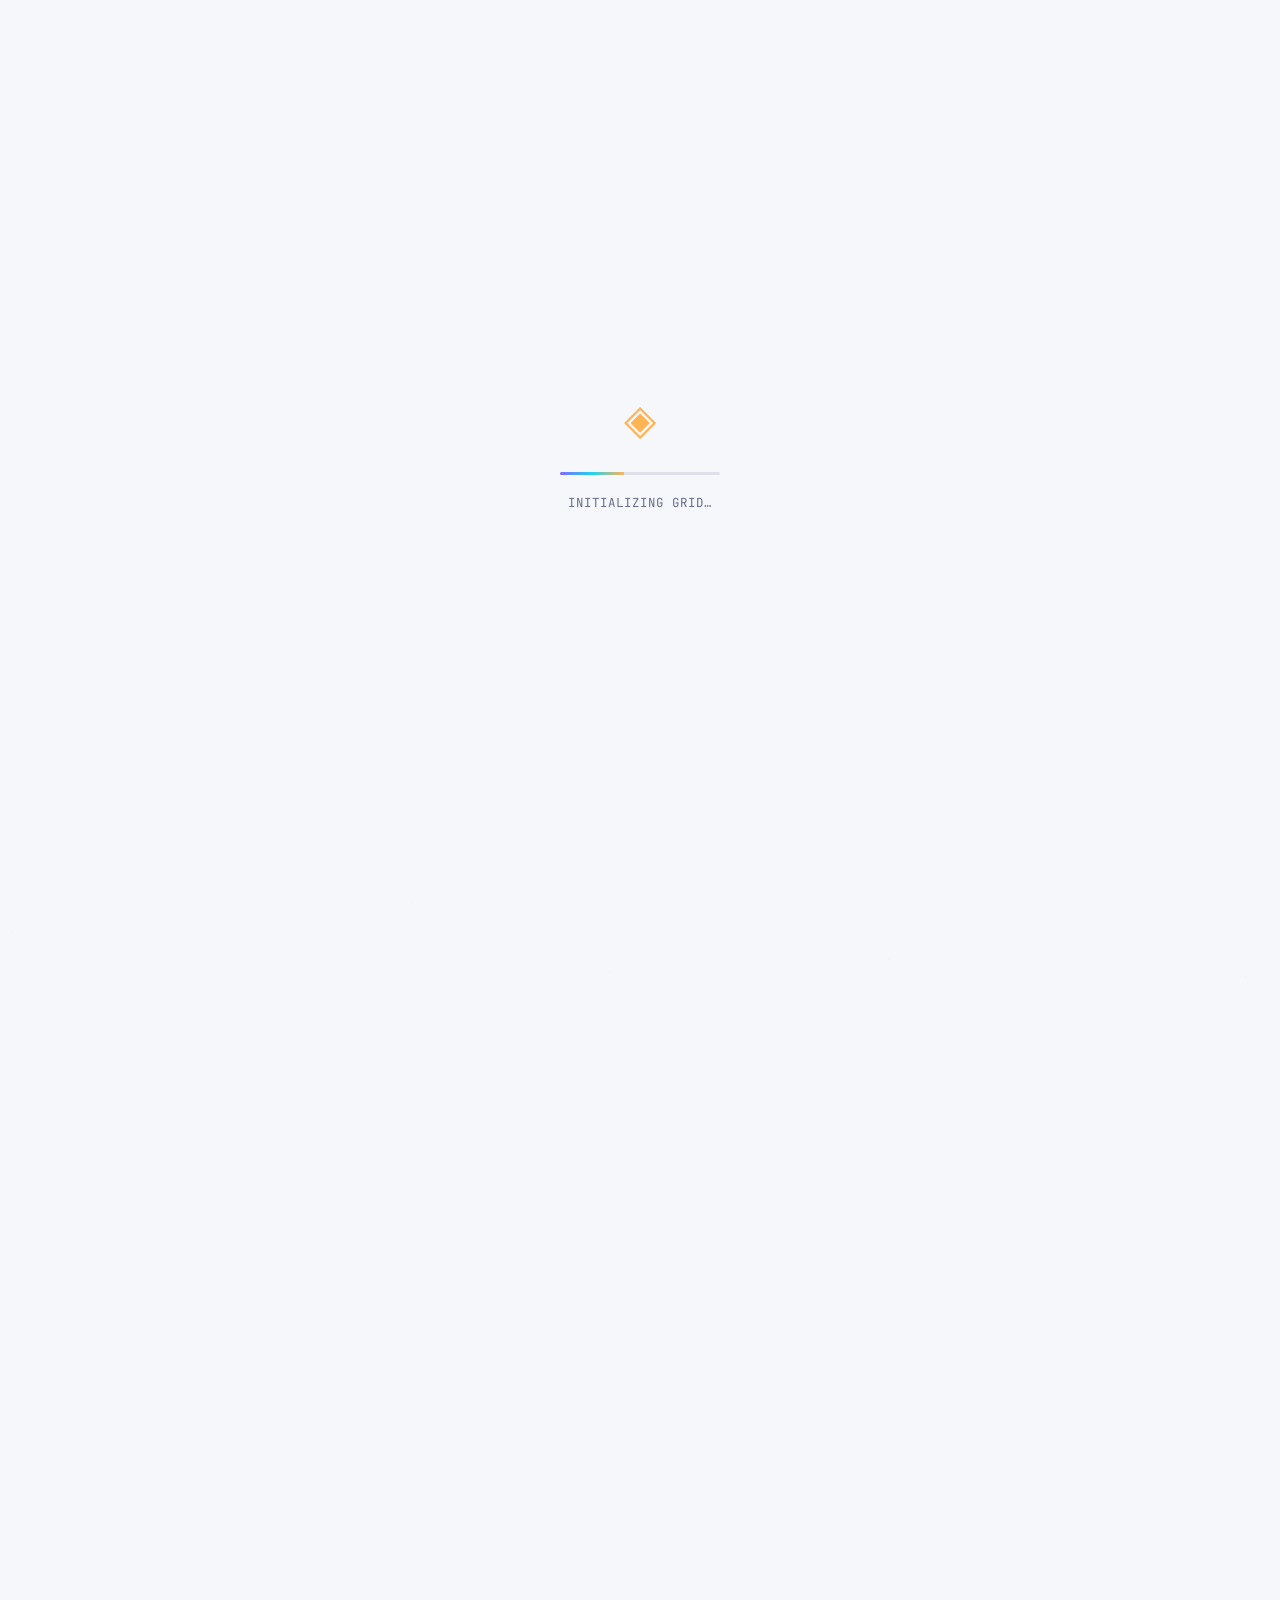
<file: index.html>
<!DOCTYPE html>
<html lang="en">
<head>
<meta charset="UTF-8">
<meta name="viewport" content="width=device-width, initial-scale=1.0">
<title>TechVerse — Engineering the Next Substrate of Intelligence</title>
<meta name="description" content="TechVerse builds space technology, artificial intelligence, advanced engineering and long-term Dyson Sphere research to contribute to humanity's long-term future.">

<link rel="icon" href="data:image/svg+xml,<svg xmlns=%22http://www.w3.org/2000/svg%22 viewBox=%220 0 100 100%22><text y=%22.9em%22 font-size=%2290%22>◈</text></svg>">

<link rel="preconnect" href="https://fonts.googleapis.com">
<link rel="preconnect" href="https://fonts.gstatic.com" crossorigin>
<link href="https://fonts.googleapis.com/css2?family=Space+Grotesk:wght@400;500;600;700&family=Inter:wght@400;500;600;700&family=JetBrains+Mono:wght@400;500;600&display=swap" rel="stylesheet">

<link rel="stylesheet" href="style.css">
<noscript><style>
  .loader { display: none !important; }
  main, .nav, .footer { opacity: 1 !important; transform: none !important; }
  [data-reveal] { opacity: 1 !important; transform: none !important; }
</style></noscript>
</head>
<body>

<!-- ===================== LOADER ===================== -->
<div class="loader" id="loader" aria-hidden="true">
  <div class="loader__mark">◈</div>
  <div class="loader__bar"><span></span></div>
  <p class="loader__label mono">Initializing grid…</p>
</div>

<!-- Backdrop canvases for ambient star-field + constellation -->
<canvas id="stars-canvas"></canvas>
<canvas id="field-canvas"></canvas>

<!-- ===================== NAV ===================== -->
<header class="nav" id="nav">
  <div class="nav__inner">
    <a href="#top" class="nav__logo">
      <span class="nav__logo-mark">◈</span>
      <span>TechVerse</span>
    </a>

    <nav class="nav__links" id="navLinks">
      <a href="#vision">Vision</a>
      <a href="#ai">Cognition</a>
      <a href="#space">Orbital</a>
      <a href="#quantum">Quantum</a>
      <a href="#robotics">Motion</a>
      <a href="#cyber">Aegis</a>
      <a href="#future">Future</a>
      <a href="#timeline">Roadmap</a>
      <a href="#faq">FAQ</a>
    </nav>

    <div class="nav__actions">
      <button class="theme-toggle" id="themeToggle" aria-label="Toggle light and dark mode" aria-pressed="false">
        <svg class="icon-sun" viewBox="0 0 24 24" fill="none" stroke="currentColor" stroke-width="1.6"><circle cx="12" cy="12" r="4.2"/><path d="M12 2.5v2.6M12 18.9v2.6M4.6 4.6l1.8 1.8M17.6 17.6l1.8 1.8M2.5 12h2.6M18.9 12h2.6M4.6 19.4l1.8-1.8M17.6 6.4l1.8-1.8"/></svg>
        <svg class="icon-moon" viewBox="0 0 24 24" fill="none" stroke="currentColor" stroke-width="1.6"><path d="M20 14.5A8.5 8.5 0 1 1 9.5 4a7 7 0 0 0 10.5 10.5Z"/></svg>
      </button>
      <a href="#contact" class="btn btn--ghost nav__cta">Transmit</a>
      <button class="nav__burger" id="navBurger" aria-label="Open menu" aria-expanded="false">
        <span></span><span></span><span></span>
      </button>
    </div>
  </div>
</header>

<main id="top">

  <!-- ===================== HERO ===================== -->
  <section class="hero" id="hero">
    <div class="hero__inner">
      <p class="eyebrow" data-reveal>
        <span class="eyebrow__dot"></span> Transmission online — Est. 2035
      </p>
      <h1 class="hero__title" data-reveal>
        <span class="hero__title-line" id="typeLine1" data-type-text="Engineering the next"></span><br>
        <span class="hero__title-grad hero__title-line" id="typeLine2" data-type-text="substrate of intelligence"></span><span class="hero__caret" id="typeCaret" aria-hidden="true"></span>
      </h1>
      <p class="hero__sub" data-reveal>
        TechVerse fuses artificial cognition, orbital infrastructure, quantum
        computation and autonomous defense into one operating layer built
        for the century ahead.
      </p>
      <div class="hero__cta-row" data-reveal>
        <a href="#contact" class="btn btn--primary">Enter the Grid</a>
        <a href="#timeline" class="btn btn--outline">View Manifesto</a>
      </div>
    </div>

    <div class="readout" data-reveal aria-label="Live network statistics">
      <div class="readout__item">
        <span class="readout__value" data-counter data-target="14.2" data-decimals="1" data-suffix="M">0</span>
        <span class="readout__label">Neural nodes synced</span>
      </div>
      <div class="readout__item">
        <span class="readout__value" data-counter data-target="342" data-suffix="">0</span>
        <span class="readout__label">Orbital relays active</span>
      </div>
      <div class="readout__item">
        <span class="readout__value" data-counter data-target="99.998" data-decimals="3" data-suffix="%">0</span>
        <span class="readout__label">Mesh uptime</span>
      </div>
      <div class="readout__item">
        <span class="readout__value" data-counter data-target="0.4" data-decimals="1" data-suffix="ns">0</span>
        <span class="readout__label">Quantum latency</span>
      </div>
    </div>

    <div class="floaters" id="heroFloaters" aria-hidden="true"></div>

    <a href="#ai" class="scroll-cue" aria-label="Scroll to content"><span></span></a>
  </section>

  <!-- ===================== STATUS STRIP ===================== -->
  <section class="status-strip" data-reveal>
    <span class="status-strip__dot"></span>
    <span class="status-strip__label mono">Current status</span>
    <span class="status-strip__divider" aria-hidden="true"></span>
    <span class="status-strip__text">TechVerse is currently in development. More updates coming soon.</span>
  </section>

  <!-- ===================== VISION & MISSION ===================== -->
  <section class="section manifesto" id="vision">
    <p class="section__eyebrow" data-reveal>Why we exist</p>
    <h2 class="section__title" data-reveal>Vision &amp; mission</h2>

    <div class="manifesto__grid">
      <div class="manifesto__card" data-reveal>
        <div class="manifesto__icon">
          <svg viewBox="0 0 24 24" fill="none" stroke="currentColor" stroke-width="1.6"><path d="M2 12s3.5-7 10-7 10 7 10 7-3.5 7-10 7-10-7-10-7Z"/><circle cx="12" cy="12" r="3.2"/></svg>
        </div>
        <span class="manifesto__tag">Vision</span>
        <p class="manifesto__text">
          To contribute to humanity's long-term future through space
          technology, artificial intelligence, advanced engineering, and
          the long-term goal of Dyson Sphere technology.
        </p>
      </div>

      <div class="manifesto__card" data-reveal>
        <div class="manifesto__icon">
          <svg viewBox="0 0 24 24" fill="none" stroke="currentColor" stroke-width="1.6"><path d="M12 2 3 7v6c0 5 4 8.5 9 9 5-.5 9-4 9-9V7l-9-5Z"/><path d="M8.5 12.5l2.3 2.3L15.5 10"/></svg>
        </div>
        <span class="manifesto__tag">Mission</span>
        <p class="manifesto__text">
          Build technologies that improve humanity every day through
          innovation, research, and engineering excellence.
        </p>
      </div>
    </div>
  </section>

  <!-- ===================== DIVISIONS INTRO ===================== -->
  <section class="section section--intro">
    <p class="section__eyebrow" data-reveal>The five divisions</p>
    <h2 class="section__title" data-reveal>One grid. Five disciplines. Zero downtime.</h2>
    <p class="section__desc" data-reveal>
      Every TechVerse system is built and maintained by a dedicated division,
      each shipping independently, all synchronized through a shared
      cognition layer.
    </p>
  </section>

  <!-- ===================== AI ===================== -->
  <section class="division" id="ai">
    <div class="division__media" data-reveal aria-hidden="true">
      <div class="hud-frame">
        <svg viewBox="0 0 200 200" class="hud-icon">
          <circle cx="100" cy="40" r="10" stroke="currentColor" fill="none" stroke-width="2"/>
          <circle cx="50" cy="110" r="10" stroke="currentColor" fill="none" stroke-width="2"/>
          <circle cx="150" cy="110" r="10" stroke="currentColor" fill="none" stroke-width="2"/>
          <circle cx="100" cy="170" r="10" stroke="currentColor" fill="none" stroke-width="2"/>
          <path d="M100 50 L50 100 M100 50 L150 100 M50 120 L100 160 M150 120 L100 160 M60 110 L140 110" stroke="currentColor" stroke-width="1.5" opacity="0.6"/>
        </svg>
      </div>
    </div>
    <div class="division__content" data-reveal>
      <span class="division__tag">01 · Cognition Division</span>
      <h3 class="division__title">Reasoning that sees, reads and acts.</h3>
      <p class="division__desc">
        Multi-modal cognition cores process text, vision and live sensor
        streams in a single reasoning pass, deployed everywhere from
        research labs to orbital control rooms.
      </p>
      <ul class="division__list">
        <li>Adaptive reasoning cores</li>
        <li>Autonomous research agents</li>
        <li>Cross-modal perception</li>
      </ul>
    </div>
  </section>

  <!-- ===================== SPACE ===================== -->
  <section class="division division--reverse" id="space">
    <div class="division__media" data-reveal aria-hidden="true">
      <div class="hud-frame">
        <svg viewBox="0 0 200 200" class="hud-icon">
          <circle cx="100" cy="100" r="34" stroke="currentColor" fill="none" stroke-width="2"/>
          <ellipse cx="100" cy="100" rx="80" ry="26" stroke="currentColor" fill="none" stroke-width="1.5" opacity="0.7"/>
          <circle cx="180" cy="100" r="4" fill="currentColor"/>
        </svg>
      </div>
    </div>
    <div class="division__content" data-reveal>
      <span class="division__tag">02 · Orbital Division</span>
      <h3 class="division__title">Infrastructure beyond the atmosphere.</h3>
      <p class="division__desc">
        A self-healing satellite mesh and reusable launch fleet extend
        human infrastructure past low earth orbit, keeping the grid live
        from the ground to the lunar corridor.
      </p>
      <ul class="division__list">
        <li>Reusable heavy-lift fleet</li>
        <li>Autonomous orbital relays</li>
        <li>Lunar supply corridors</li>
      </ul>
    </div>
  </section>

  <!-- ===================== QUANTUM ===================== -->
  <section class="division" id="quantum">
    <div class="division__media" data-reveal aria-hidden="true">
      <div class="hud-frame">
        <svg viewBox="0 0 200 200" class="hud-icon">
          <circle cx="100" cy="100" r="6" fill="currentColor"/>
          <ellipse cx="100" cy="100" rx="70" ry="26" stroke="currentColor" fill="none" stroke-width="1.6"/>
          <ellipse cx="100" cy="100" rx="70" ry="26" stroke="currentColor" fill="none" stroke-width="1.6" transform="rotate(60 100 100)"/>
          <ellipse cx="100" cy="100" rx="70" ry="26" stroke="currentColor" fill="none" stroke-width="1.6" transform="rotate(120 100 100)"/>
        </svg>
      </div>
    </div>
    <div class="division__content" data-reveal>
      <span class="division__tag">03 · Quantum Division</span>
      <h3 class="division__title">Fault-tolerant compute at scale.</h3>
      <p class="division__desc">
        Fault-tolerant qubit lattices solve optimization and simulation
        problems classical silicon will never touch, shielded for
        stability at room temperature.
      </p>
      <ul class="division__list">
        <li>1,000+ logical qubits</li>
        <li>Room-temp coherence shielding</li>
        <li>Cryptographic-grade simulation</li>
      </ul>
    </div>
  </section>

  <!-- ===================== ROBOTICS ===================== -->
  <section class="division division--reverse" id="robotics">
    <div class="division__media" data-reveal aria-hidden="true">
      <div class="hud-frame">
        <svg viewBox="0 0 200 200" class="hud-icon">
          <rect x="70" y="30" width="60" height="34" rx="6" stroke="currentColor" fill="none" stroke-width="2"/>
          <line x1="100" y1="64" x2="100" y2="110" stroke="currentColor" stroke-width="2"/>
          <line x1="100" y1="110" x2="60" y2="150" stroke="currentColor" stroke-width="2"/>
          <line x1="100" y1="110" x2="140" y2="150" stroke="currentColor" stroke-width="2"/>
          <circle cx="85" cy="45" r="4" fill="currentColor"/>
          <circle cx="115" cy="45" r="4" fill="currentColor"/>
        </svg>
      </div>
    </div>
    <div class="division__content" data-reveal>
      <span class="division__tag">04 · Motion Division</span>
      <h3 class="division__title">Actuated systems for hostile terrain.</h3>
      <p class="division__desc">
        Swarm-coordinated robotics built for factories, disaster zones and
        ground no human should stand on, engineered to repair themselves
        mid-mission.
      </p>
      <ul class="division__list">
        <li>Swarm-coordinated units</li>
        <li>Self-repairing actuators</li>
        <li>Terrain-adaptive locomotion</li>
      </ul>
    </div>
  </section>

  <!-- ===================== CYBER ===================== -->
  <section class="division" id="cyber">
    <div class="division__media" data-reveal aria-hidden="true">
      <div class="hud-frame">
        <svg viewBox="0 0 200 200" class="hud-icon">
          <path d="M100 30 L155 52 V102 C155 138 132 162 100 174 C68 162 45 138 45 102 V52 Z" stroke="currentColor" fill="none" stroke-width="2"/>
          <circle cx="100" cy="98" r="14" stroke="currentColor" fill="none" stroke-width="2"/>
          <line x1="100" y1="112" x2="100" y2="130" stroke="currentColor" stroke-width="2"/>
        </svg>
      </div>
    </div>
    <div class="division__content" data-reveal>
      <span class="division__tag">05 · Aegis Division</span>
      <h3 class="division__title">Post-quantum defense, always on.</h3>
      <p class="division__desc">
        Post-quantum encryption and autonomous threat response guard every
        layer of the grid, from orbital relays to the smallest edge
        sensor.
      </p>
      <ul class="division__list">
        <li>Post-quantum encryption</li>
        <li>Autonomous intrusion response</li>
        <li>Zero-trust mesh architecture</li>
      </ul>
    </div>
  </section>

  <!-- ===================== FUTURE PROJECTS ===================== -->
  <section class="section future-section" id="future">
    <p class="section__eyebrow" data-reveal>What's next</p>
    <h2 class="section__title" data-reveal>Future projects</h2>
    <p class="section__desc" data-reveal>
      The frontiers TechVerse is researching and building toward, beyond
      the five active divisions above.
    </p>

    <div class="future-grid">
      <div class="future-card" data-reveal>
        <div class="future-card__icon">
          <svg viewBox="0 0 24 24" fill="none" stroke="currentColor" stroke-width="1.6"><path d="M12 2 3 7v6c0 5 4 8.5 9 9 5-.5 9-4 9-9V7l-9-5Z"/></svg>
        </div>
        <h3 class="future-card__title">Space Infrastructure</h3>
      </div>

      <div class="future-card" data-reveal>
        <div class="future-card__icon">
          <svg viewBox="0 0 24 24" fill="none" stroke="currentColor" stroke-width="1.6"><circle cx="12" cy="12" r="3.5"/><circle cx="12" cy="12" r="9"/><path d="M12 3v3M12 18v3M3 12h3M18 12h3"/></svg>
        </div>
        <h3 class="future-card__title">Dyson Sphere Research &amp; Concepts</h3>
      </div>

      <div class="future-card" data-reveal>
        <div class="future-card__icon">
          <svg viewBox="0 0 24 24" fill="none" stroke="currentColor" stroke-width="1.6"><circle cx="12" cy="6" r="2.4"/><circle cx="6" cy="16" r="2.4"/><circle cx="18" cy="16" r="2.4"/><path d="M12 8.4 6 13.8M12 8.4l6 5.4M8 16.5h8" opacity="0.6"/></svg>
        </div>
        <h3 class="future-card__title">Artificial Intelligence</h3>
      </div>

      <div class="future-card" data-reveal>
        <div class="future-card__icon">
          <svg viewBox="0 0 24 24" fill="none" stroke="currentColor" stroke-width="1.6"><rect x="7" y="3" width="10" height="6" rx="1.5"/><path d="M12 9v4M8 13h8v6a2 2 0 0 1-2 2h-4a2 2 0 0 1-2-2v-6Z"/></svg>
        </div>
        <h3 class="future-card__title">Advanced Robotics</h3>
      </div>

      <div class="future-card" data-reveal>
        <div class="future-card__icon">
          <svg viewBox="0 0 24 24" fill="none" stroke="currentColor" stroke-width="1.6"><circle cx="12" cy="12" r="1.6" fill="currentColor" stroke="none"/><ellipse cx="12" cy="12" rx="9" ry="3.4"/><ellipse cx="12" cy="12" rx="9" ry="3.4" transform="rotate(60 12 12)"/><ellipse cx="12" cy="12" rx="9" ry="3.4" transform="rotate(120 12 12)"/></svg>
        </div>
        <h3 class="future-card__title">Quantum Computing</h3>
      </div>

      <div class="future-card" data-reveal>
        <div class="future-card__icon">
          <svg viewBox="0 0 24 24" fill="none" stroke="currentColor" stroke-width="1.6"><path d="M13 2 4 14h6l-1 8 9-12h-6l1-8Z" stroke-linejoin="round"/></svg>
        </div>
        <h3 class="future-card__title">Sustainable Energy Systems</h3>
      </div>

      <div class="future-card" data-reveal>
        <div class="future-card__icon">
          <svg viewBox="0 0 24 24" fill="none" stroke="currentColor" stroke-width="1.6"><path d="M4 20c6-1 10-5 11-11" /><circle cx="17" cy="7" r="3.2"/><path d="M9 15l-3 5 5-3" opacity="0.7"/></svg>
        </div>
        <h3 class="future-card__title">Deep Space Technologies</h3>
      </div>
    </div>
  </section>

  <!-- ===================== TIMELINE ===================== -->
  <section class="section timeline-section" id="timeline">
    <p class="section__eyebrow" data-reveal>Flight path</p>
    <h2 class="section__title" data-reveal>Roadmap to full deployment</h2>

    <div class="timeline">
      <div class="timeline__line" aria-hidden="true"></div>

      <div class="timeline__item" data-reveal>
        <div class="timeline__node"></div>
        <span class="timeline__year">2035</span>
        <h3 class="timeline__title">Grid ignition</h3>
        <p class="timeline__desc">The global cognition mesh goes live across 40 countries simultaneously.</p>
      </div>

      <div class="timeline__item" data-reveal>
        <div class="timeline__node"></div>
        <span class="timeline__year">2037</span>
        <h3 class="timeline__title">Lunar corridor</h3>
        <p class="timeline__desc">First permanent orbital-to-lunar supply line reaches full operational status.</p>
      </div>

      <div class="timeline__item" data-reveal>
        <div class="timeline__node"></div>
        <span class="timeline__year">2039</span>
        <h3 class="timeline__title">Logical qubit milestone</h3>
        <p class="timeline__desc">TechVerse Quantum crosses 1,000 stable logical qubits in production.</p>
      </div>

      <div class="timeline__item" data-reveal>
        <div class="timeline__node"></div>
        <span class="timeline__year">2041</span>
        <h3 class="timeline__title">Autonomous motion fleet</h3>
        <p class="timeline__desc">Robotics swarms are deployed across 12 disaster-response zones worldwide.</p>
      </div>

      <div class="timeline__item" data-reveal>
        <div class="timeline__node"></div>
        <span class="timeline__year">2043</span>
        <h3 class="timeline__title">Full mesh encryption</h3>
        <p class="timeline__desc">Post-quantum security becomes the adopted global standard for critical infrastructure.</p>
      </div>
    </div>
  </section>

  <!-- ===================== FAQ ===================== -->
  <section class="section faq-section" id="faq">
    <p class="section__eyebrow" data-reveal>Questions</p>
    <h2 class="section__title" data-reveal>Frequently asked</h2>

    <div class="faq-list" data-reveal>
      <div class="faq-item">
        <button class="faq-item__q">
          <span>What does TechVerse actually build?</span>
          <span class="faq-item__icon">+</span>
        </button>
        <div class="faq-item__a">
          <p>Five product divisions — cognition systems, orbital infrastructure, quantum compute, robotics and autonomous cybersecurity — unified under one shared operating mesh.</p>
        </div>
      </div>

      <div class="faq-item">
        <button class="faq-item__q">
          <span>Is the platform secure against quantum decryption?</span>
          <span class="faq-item__icon">+</span>
        </button>
        <div class="faq-item__a">
          <p>Yes. Every layer of the grid runs on post-quantum cryptographic standards, monitored continuously by the Aegis Division's autonomous response systems.</p>
        </div>
      </div>

      <div class="faq-item">
        <button class="faq-item__q">
          <span>Can enterprises integrate with the cognition layer?</span>
          <span class="faq-item__icon">+</span>
        </button>
        <div class="faq-item__a">
          <p>Enterprise integration is available through a dedicated onboarding track. Reach out through the contact form below and a division lead will follow up.</p>
        </div>
      </div>

      <div class="faq-item">
        <button class="faq-item__q">
          <span>Do you offer developer access to orbital data feeds?</span>
          <span class="faq-item__icon">+</span>
        </button>
        <div class="faq-item__a">
          <p>Selected orbital telemetry feeds are opened to research partners on a rolling basis. Include your use case in the message field when you contact us.</p>
        </div>
      </div>

      <div class="faq-item">
        <button class="faq-item__q">
          <span>How do I get involved with TechVerse?</span>
          <span class="faq-item__icon">+</span>
        </button>
        <div class="faq-item__a">
          <p>Start with the transmission form below. Tell us which division interests you most and someone from that team will respond directly.</p>
        </div>
      </div>
    </div>
  </section>

  <!-- ===================== CONTACT ===================== -->
  <section class="section contact-section" id="contact">
    <div class="contact-card" data-reveal>
      <div class="contact-card__intro">
        <p class="section__eyebrow">Open a channel</p>
        <h2 class="section__title">Connect with TechVerse</h2>
        <p class="section__desc">
          Tell us which division you're reaching out to. A human — not an
          agent — reads every message.
        </p>

        <ul class="connect-grid">
          <li class="connect-item">
            <span class="connect-item__icon">
              <svg viewBox="0 0 24 24" fill="none" stroke="currentColor" stroke-width="1.6"><rect x="3" y="5" width="18" height="14" rx="2"/><path d="m4 7 8 6 8-6"/></svg>
            </span>
            <span class="connect-item__meta">
              <span class="connect-item__label mono">Email</span>
              <span class="connect-item__value">hello@techverse.dev</span>
            </span>
          </li>
          <li class="connect-item">
            <span class="connect-item__icon">
              <svg viewBox="0 0 24 24" width="16" height="16" fill="currentColor"><path d="M12 2a10 10 0 0 0-3.16 19.5c.5.1.68-.22.68-.48v-1.7c-2.78.6-3.37-1.34-3.37-1.34-.46-1.16-1.11-1.47-1.11-1.47-.9-.62.07-.6.07-.6 1 .07 1.53 1.03 1.53 1.03.9 1.52 2.34 1.08 2.91.83.09-.65.35-1.08.63-1.33-2.22-.25-4.56-1.11-4.56-4.94 0-1.09.39-1.98 1.03-2.68-.1-.26-.45-1.28.1-2.66 0 0 .84-.27 2.75 1.02a9.6 9.6 0 0 1 5 0c1.91-1.3 2.75-1.02 2.75-1.02.55 1.38.2 2.4.1 2.66.64.7 1.03 1.6 1.03 2.68 0 3.84-2.35 4.68-4.58 4.93.36.31.68.92.68 1.85v2.75c0 .27.18.58.69.48A10 10 0 0 0 12 2Z"/></svg>
            </span>
            <span class="connect-item__meta">
              <span class="connect-item__label mono">GitHub</span>
              <span class="connect-item__value">github.com/techverse</span>
            </span>
          </li>
          <li class="connect-item">
            <span class="connect-item__icon">
              <svg viewBox="0 0 24 24" width="16" height="16" fill="currentColor"><path d="M4.98 3.5a2.5 2.5 0 1 1 0 5 2.5 2.5 0 0 1 0-5ZM3 9h4v12H3V9Zm7 0h3.8v1.7h.05c.53-1 1.83-2 3.77-2 4.03 0 4.78 2.65 4.78 6.1V21h-4v-5.6c0-1.34-.02-3.06-1.87-3.06-1.87 0-2.16 1.46-2.16 2.96V21h-4V9Z"/></svg>
            </span>
            <span class="connect-item__meta">
              <span class="connect-item__label mono">LinkedIn</span>
              <span class="connect-item__value">linkedin.com/company/techverse</span>
            </span>
          </li>
          <li class="connect-item">
            <span class="connect-item__icon">
              <svg viewBox="0 0 24 24" width="16" height="16" fill="currentColor"><path d="M18.9 2H22l-7.6 8.7L23.3 22h-7l-5.5-7.2L4.5 22H1.4l8.1-9.3L1 2h7.2l5 6.6L18.9 2Zm-1.2 18h1.7L7.4 3.9H5.6L17.7 20Z"/></svg>
            </span>
            <span class="connect-item__meta">
              <span class="connect-item__label mono">X</span>
              <span class="connect-item__value">@techverse</span>
            </span>
          </li>
          <li class="connect-item">
            <span class="connect-item__icon">
              <svg viewBox="0 0 24 24" fill="none" stroke="currentColor" stroke-width="1.6"><rect x="3" y="3" width="18" height="18" rx="5"/><circle cx="12" cy="12" r="4"/><circle cx="17.2" cy="6.8" r="1" fill="currentColor" stroke="none"/></svg>
            </span>
            <span class="connect-item__meta">
              <span class="connect-item__label mono">Instagram</span>
              <span class="connect-item__value">@techverse.tech</span>
            </span>
          </li>
        </ul>
      </div>

      <form class="contact-form" id="contactForm" novalidate>
        <div class="form-row">
          <label for="name">Name</label>
          <input type="text" id="name" name="name" placeholder="Ada Lovelace" required>
        </div>
        <div class="form-row">
          <label for="email">Email</label>
          <input type="email" id="email" name="email" placeholder="ada@grid.tech" required>
        </div>
        <div class="form-row">
          <label for="division">Division</label>
          <select id="division" name="division">
            <option>Cognition</option>
            <option>Orbital</option>
            <option>Quantum</option>
            <option>Motion</option>
            <option>Aegis</option>
            <option>General inquiry</option>
          </select>
        </div>
        <div class="form-row">
          <label for="message">Message</label>
          <textarea id="message" name="message" rows="4" placeholder="What are you building?" required></textarea>
        </div>
        <button type="submit" class="btn btn--primary contact-form__submit">
          <span class="btn__label">Send transmission</span>
        </button>
        <p class="contact-form__status" id="formStatus" role="status" aria-live="polite"></p>

        <div class="contact-form__success" id="formSuccess" role="status" aria-live="polite">
          <span class="contact-form__success-icon">
            <svg viewBox="0 0 24 24" fill="none" stroke="currentColor" stroke-width="2"><path d="M5 13l4 4L19 7"/></svg>
          </span>
          <span class="contact-form__success-text" id="formSuccessText"></span>
        </div>
      </form>
    </div>
  </section>

</main>

<!-- ===================== FOOTER ===================== -->
<footer class="footer">
  <div class="footer__top">
    <div class="footer__brand">
      <a href="#top" class="nav__logo">
        <span class="nav__logo-mark">◈</span>
        <span>TechVerse</span>
      </a>
      <p>Building the operating layer for the century ahead.</p>
    </div>

    <div class="footer__col">
      <h4>Divisions</h4>
      <a href="#ai">Cognition</a>
      <a href="#space">Orbital</a>
      <a href="#quantum">Quantum</a>
      <a href="#robotics">Motion</a>
      <a href="#cyber">Aegis</a>
    </div>

    <div class="footer__col">
      <h4>Company</h4>
      <a href="#vision">Vision</a>
      <a href="#future">Future projects</a>
      <a href="#timeline">Roadmap</a>
      <a href="#faq">FAQ</a>
      <a href="#contact">Contact</a>
    </div>

    <div class="footer__col">
      <h4>Connect</h4>
      <div class="footer__socials">
        <a href="mailto:hello@techverse.dev" aria-label="Email">
          <svg viewBox="0 0 24 24" width="18" height="18" fill="none" stroke="currentColor" stroke-width="1.8"><rect x="3" y="5" width="18" height="14" rx="2"/><path d="m4 7 8 6 8-6"/></svg>
        </a>
        <a href="#" aria-label="GitHub">
          <svg viewBox="0 0 24 24" width="18" height="18" fill="currentColor"><path d="M12 2a10 10 0 0 0-3.16 19.5c.5.1.68-.22.68-.48v-1.7c-2.78.6-3.37-1.34-3.37-1.34-.46-1.16-1.11-1.47-1.11-1.47-.9-.62.07-.6.07-.6 1 .07 1.53 1.03 1.53 1.03.9 1.52 2.34 1.08 2.91.83.09-.65.35-1.08.63-1.33-2.22-.25-4.56-1.11-4.56-4.94 0-1.09.39-1.98 1.03-2.68-.1-.26-.45-1.28.1-2.66 0 0 .84-.27 2.75 1.02a9.6 9.6 0 0 1 5 0c1.91-1.3 2.75-1.02 2.75-1.02.55 1.38.2 2.4.1 2.66.64.7 1.03 1.6 1.03 2.68 0 3.84-2.35 4.68-4.58 4.93.36.31.68.92.68 1.85v2.75c0 .27.18.58.69.48A10 10 0 0 0 12 2Z"/></svg>
        </a>
        <a href="#" aria-label="LinkedIn">
          <svg viewBox="0 0 24 24" width="18" height="18" fill="currentColor"><path d="M4.98 3.5a2.5 2.5 0 1 1 0 5 2.5 2.5 0 0 1 0-5ZM3 9h4v12H3V9Zm7 0h3.8v1.7h.05c.53-1 1.83-2 3.77-2 4.03 0 4.78 2.65 4.78 6.1V21h-4v-5.6c0-1.34-.02-3.06-1.87-3.06-1.87 0-2.16 1.46-2.16 2.96V21h-4V9Z"/></svg>
        </a>
        <a href="#" aria-label="X / Twitter">
          <svg viewBox="0 0 24 24" width="18" height="18" fill="currentColor"><path d="M18.9 2H22l-7.6 8.7L23.3 22h-7l-5.5-7.2L4.5 22H1.4l8.1-9.3L1 2h7.2l5 6.6L18.9 2Zm-1.2 18h1.7L7.4 3.9H5.6L17.7 20Z"/></svg>
        </a>
        <a href="#" aria-label="Instagram">
          <svg viewBox="0 0 24 24" width="18" height="18" fill="none" stroke="currentColor" stroke-width="1.8"><rect x="3" y="3" width="18" height="18" rx="5"/><circle cx="12" cy="12" r="4"/><circle cx="17.2" cy="6.8" r="1" fill="currentColor" stroke="none"/></svg>
        </a>
      </div>
    </div>
  </div>

  <div class="footer__bottom">
    <span>© 2035 TechVerse Collective. All signals reserved.</span>
    <span class="mono">Built for GitHub Pages · v2.35.0</span>
  </div>
</footer>

<script src="script.js"></script>
</body>
</html>
</file>
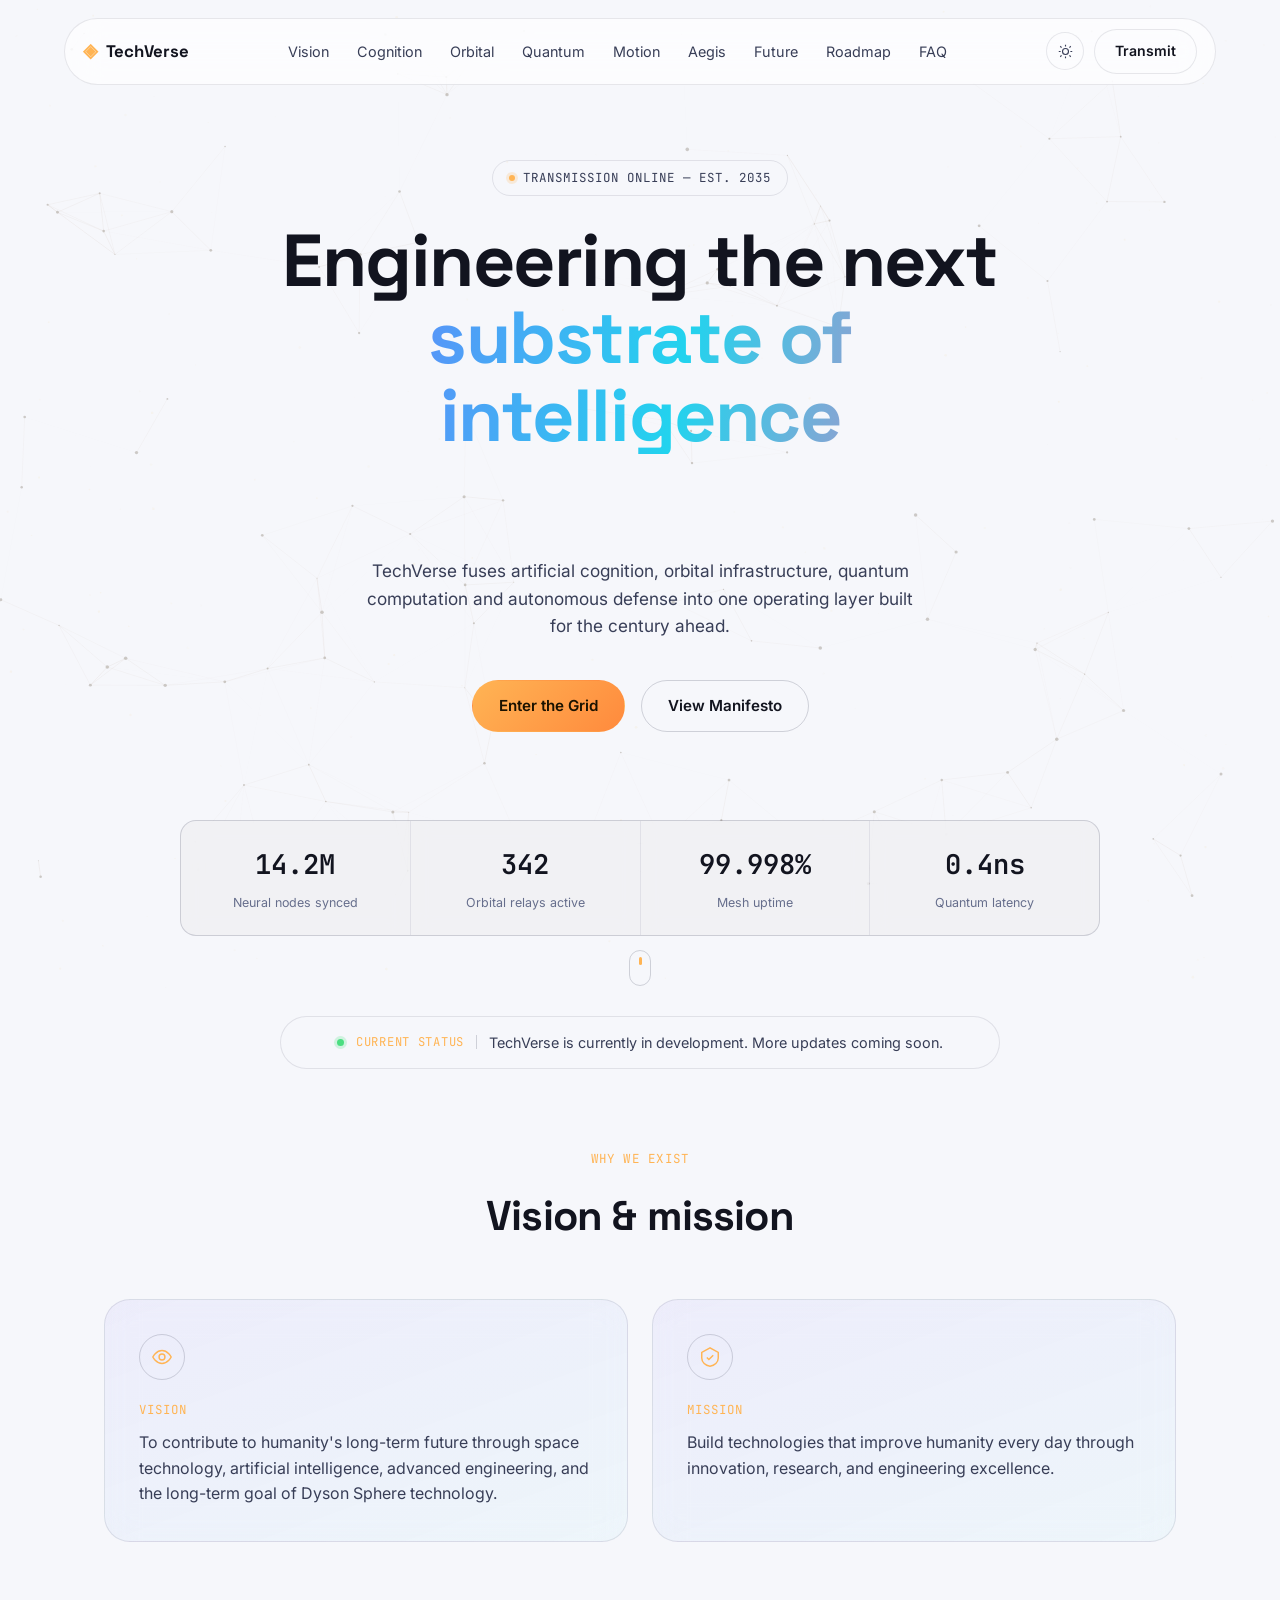
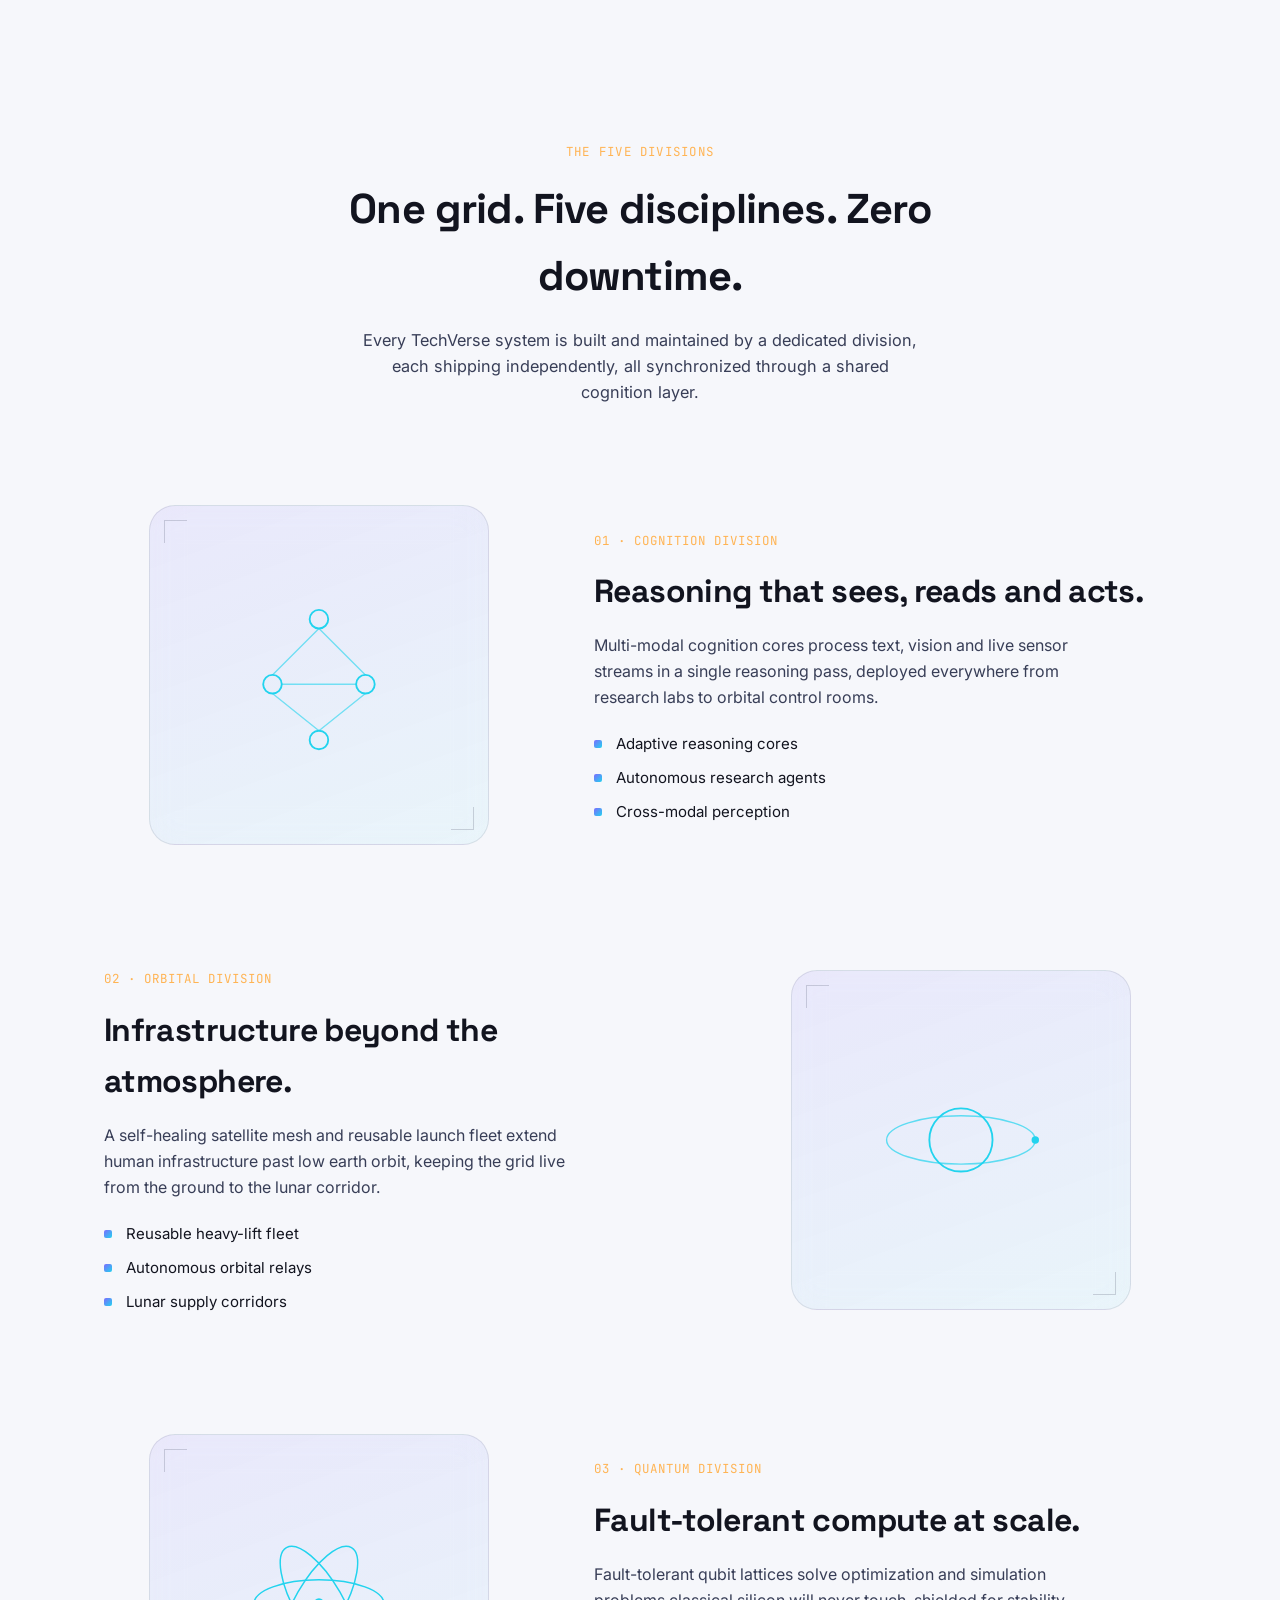
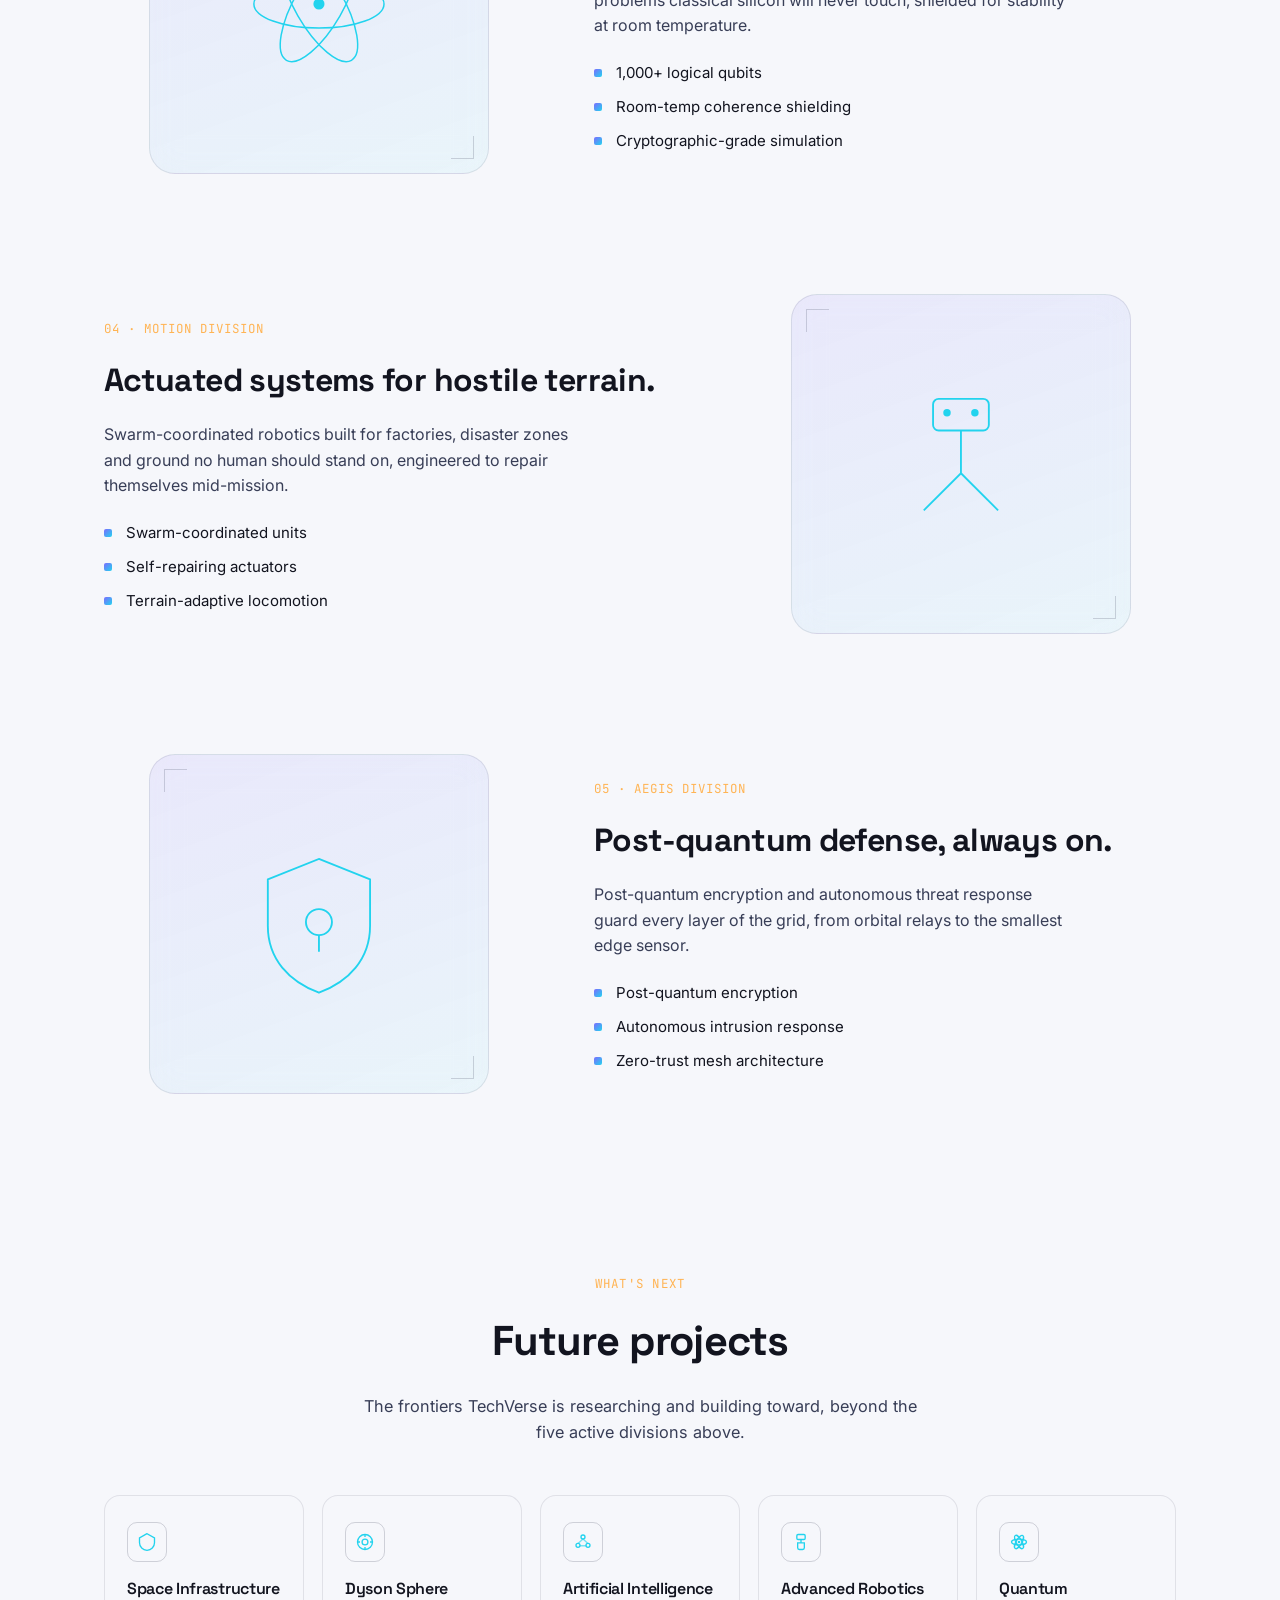
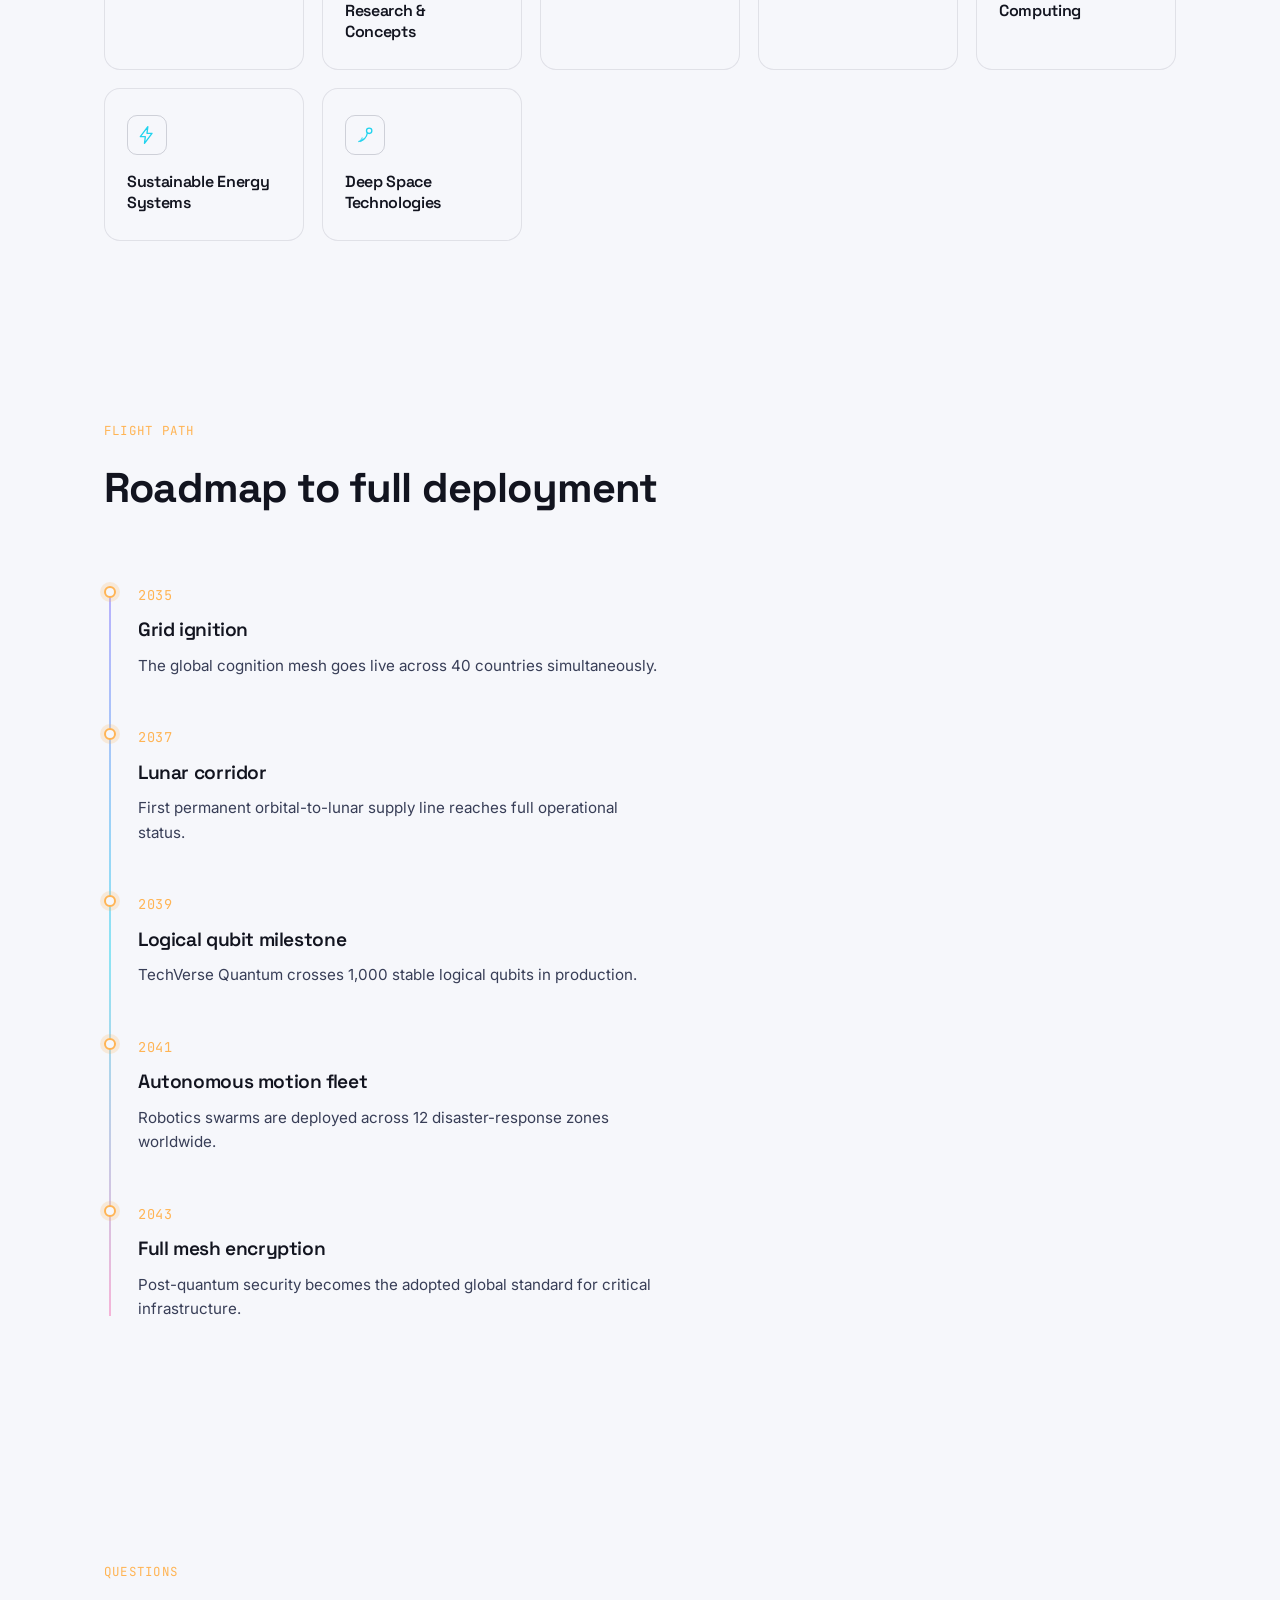
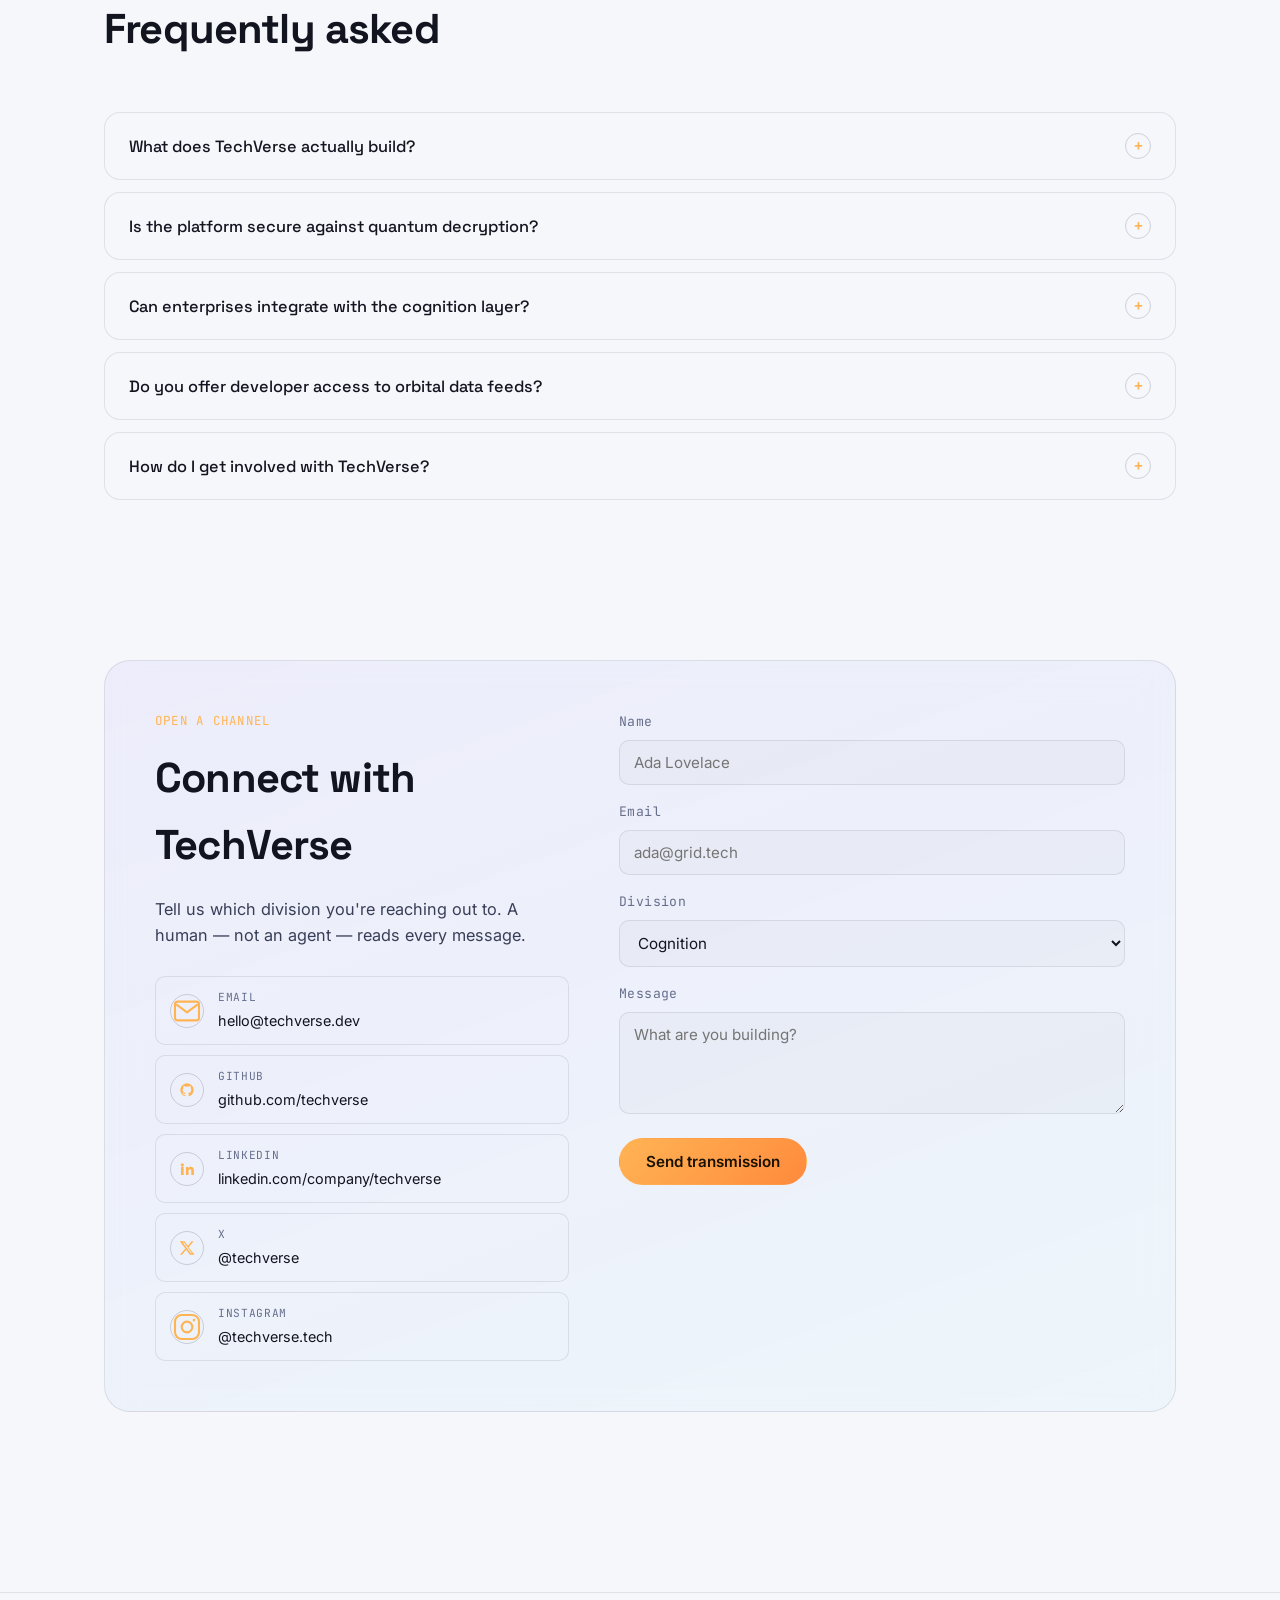
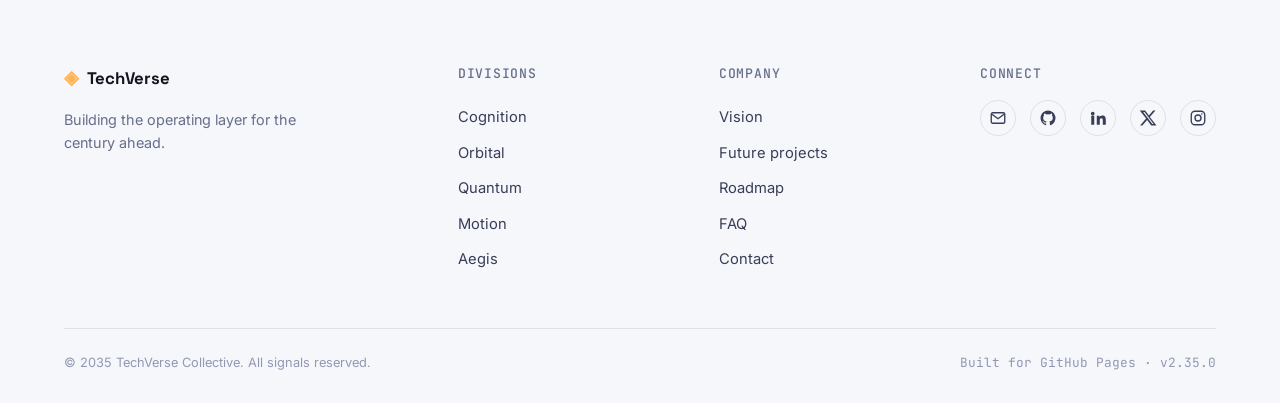
<file: index-1.html>
<!DOCTYPE html>
<html lang="en">
<head>
<meta charset="UTF-8">
<meta name="viewport" content="width=device-width, initial-scale=1.0">
<title>TechVerse — Engineering the Next Substrate of Intelligence</title>
<meta name="description" content="TechVerse builds space technology, artificial intelligence, advanced engineering and long-term Dyson Sphere research to contribute to humanity's long-term future.">

<link rel="icon" href="data:image/svg+xml,<svg xmlns=%22http://www.w3.org/2000/svg%22 viewBox=%220 0 100 100%22><text y=%22.9em%22 font-size=%2290%22>◈</text></svg>">

<link rel="preconnect" href="https://fonts.googleapis.com">
<link rel="preconnect" href="https://fonts.gstatic.com" crossorigin>
<link href="https://fonts.googleapis.com/css2?family=Space+Grotesk:wght@400;500;600;700&family=Inter:wght@400;500;600;700&family=JetBrains+Mono:wght@400;500;600&display=swap" rel="stylesheet">

<link rel="stylesheet" href="style.css">
<noscript><style>
  .loader { display: none !important; }
  main, .nav, .footer { opacity: 1 !important; transform: none !important; }
  [data-reveal] { opacity: 1 !important; transform: none !important; }
</style></noscript>
</head>
<body>

<!-- ===================== LOADER ===================== -->
<div class="loader" id="loader" aria-hidden="true">
  <div class="loader__mark">◈</div>
  <div class="loader__bar"><span></span></div>
  <p class="loader__label mono">Initializing grid…</p>
</div>

<!-- Backdrop canvases for ambient star-field + constellation -->
<canvas id="stars-canvas"></canvas>
<canvas id="field-canvas"></canvas>

<!-- ===================== NAV ===================== -->
<header class="nav" id="nav">
  <div class="nav__inner">
    <a href="#top" class="nav__logo">
      <span class="nav__logo-mark">◈</span>
      <span>TechVerse</span>
    </a>

    <nav class="nav__links" id="navLinks">
      <a href="#vision">Vision</a>
      <a href="#ai">Cognition</a>
      <a href="#space">Orbital</a>
      <a href="#quantum">Quantum</a>
      <a href="#robotics">Motion</a>
      <a href="#cyber">Aegis</a>
      <a href="#future">Future</a>
      <a href="#timeline">Roadmap</a>
      <a href="#faq">FAQ</a>
    </nav>

    <div class="nav__actions">
      <button class="theme-toggle" id="themeToggle" aria-label="Toggle light and dark mode" aria-pressed="false">
        <svg class="icon-sun" viewBox="0 0 24 24" fill="none" stroke="currentColor" stroke-width="1.6"><circle cx="12" cy="12" r="4.2"/><path d="M12 2.5v2.6M12 18.9v2.6M4.6 4.6l1.8 1.8M17.6 17.6l1.8 1.8M2.5 12h2.6M18.9 12h2.6M4.6 19.4l1.8-1.8M17.6 6.4l1.8-1.8"/></svg>
        <svg class="icon-moon" viewBox="0 0 24 24" fill="none" stroke="currentColor" stroke-width="1.6"><path d="M20 14.5A8.5 8.5 0 1 1 9.5 4a7 7 0 0 0 10.5 10.5Z"/></svg>
      </button>
      <a href="#contact" class="btn btn--ghost nav__cta">Transmit</a>
      <button class="nav__burger" id="navBurger" aria-label="Open menu" aria-expanded="false">
        <span></span><span></span><span></span>
      </button>
    </div>
  </div>
</header>

<main id="top">

  <!-- ===================== HERO ===================== -->
  <section class="hero" id="hero">
    <div class="orbit-decor" aria-hidden="true">
      <span class="orbit-ring orbit-ring--1"><span class="orbit-dot"></span></span>
      <span class="orbit-ring orbit-ring--2"><span class="orbit-dot"></span></span>
      <span class="orbit-ring orbit-ring--3"></span>
    </div>

    <span class="hud-corner hud-corner--tl" aria-hidden="true"></span>
    <span class="hud-corner hud-corner--tr" aria-hidden="true"></span>
    <span class="hud-corner hud-corner--bl" aria-hidden="true"></span>
    <span class="hud-corner hud-corner--br" aria-hidden="true"></span>

    <div class="hero__inner">
      <p class="eyebrow" data-reveal>
        <span class="eyebrow__dot"></span> Transmission online — Est. 2035
      </p>
      <h1 class="hero__title" data-reveal>
        <span class="hero__title-line" id="typeLine1" data-type-text="Engineering the next"></span><br>
        <span class="hero__title-grad hero__title-line" id="typeLine2" data-type-text="substrate of intelligence"></span><span class="hero__caret" id="typeCaret" aria-hidden="true"></span>
      </h1>
      <p class="hero__sub" data-reveal>
        TechVerse fuses artificial cognition, orbital infrastructure, quantum
        computation and autonomous defense into one operating layer built
        for the century ahead.
      </p>
      <div class="hero__cta-row" data-reveal>
        <a href="#contact" class="btn btn--primary">Enter the Grid</a>
        <a href="#timeline" class="btn btn--outline">View Manifesto</a>
      </div>
    </div>

    <div class="readout" data-reveal aria-label="Live network statistics">
      <div class="readout__item">
        <span class="readout__value" data-counter data-target="14.2" data-decimals="1" data-suffix="M">0</span>
        <span class="readout__label">Neural nodes synced</span>
      </div>
      <div class="readout__item">
        <span class="readout__value" data-counter data-target="342" data-suffix="">0</span>
        <span class="readout__label">Orbital relays active</span>
      </div>
      <div class="readout__item">
        <span class="readout__value" data-counter data-target="99.998" data-decimals="3" data-suffix="%">0</span>
        <span class="readout__label">Mesh uptime</span>
      </div>
      <div class="readout__item">
        <span class="readout__value" data-counter data-target="0.4" data-decimals="1" data-suffix="ns">0</span>
        <span class="readout__label">Quantum latency</span>
      </div>
    </div>

    <div class="floaters" id="heroFloaters" aria-hidden="true"></div>

    <a href="#ai" class="scroll-cue" aria-label="Scroll to content"><span></span></a>
  </section>

  <!-- ===================== STATUS STRIP ===================== -->
  <section class="status-strip" data-reveal>
    <span class="status-strip__dot"></span>
    <span class="status-strip__label mono">Current status</span>
    <span class="status-strip__divider" aria-hidden="true"></span>
    <span class="status-strip__text">TechVerse is currently in development. More updates coming soon.</span>
  </section>

  <!-- ===================== VISION & MISSION ===================== -->
  <section class="section manifesto" id="vision">
    <p class="section__eyebrow" data-reveal>Why we exist</p>
    <h2 class="section__title" data-reveal>Vision &amp; mission</h2>

    <div class="manifesto__grid">
      <div class="manifesto__card" data-reveal>
        <div class="manifesto__icon">
          <svg viewBox="0 0 24 24" fill="none" stroke="currentColor" stroke-width="1.6"><path d="M2 12s3.5-7 10-7 10 7 10 7-3.5 7-10 7-10-7-10-7Z"/><circle cx="12" cy="12" r="3.2"/></svg>
        </div>
        <span class="manifesto__tag">Vision</span>
        <p class="manifesto__text">
          To contribute to humanity's long-term future through space
          technology, artificial intelligence, advanced engineering, and
          the long-term goal of Dyson Sphere technology.
        </p>
      </div>

      <div class="manifesto__card" data-reveal>
        <div class="manifesto__icon">
          <svg viewBox="0 0 24 24" fill="none" stroke="currentColor" stroke-width="1.6"><path d="M12 2 3 7v6c0 5 4 8.5 9 9 5-.5 9-4 9-9V7l-9-5Z"/><path d="M8.5 12.5l2.3 2.3L15.5 10"/></svg>
        </div>
        <span class="manifesto__tag">Mission</span>
        <p class="manifesto__text">
          Build technologies that improve humanity every day through
          innovation, research, and engineering excellence.
        </p>
      </div>
    </div>
  </section>

  <!-- ===================== DIVISIONS INTRO ===================== -->
  <section class="section section--intro">
    <p class="section__eyebrow" data-reveal>The five divisions</p>
    <h2 class="section__title" data-reveal>One grid. Five disciplines. Zero downtime.</h2>
    <p class="section__desc" data-reveal>
      Every TechVerse system is built and maintained by a dedicated division,
      each shipping independently, all synchronized through a shared
      cognition layer.
    </p>
  </section>

  <!-- ===================== AI ===================== -->
  <section class="division" id="ai">
    <div class="division__media" data-reveal aria-hidden="true">
      <div class="hud-frame">
        <svg viewBox="0 0 200 200" class="hud-icon">
          <circle cx="100" cy="40" r="10" stroke="currentColor" fill="none" stroke-width="2"/>
          <circle cx="50" cy="110" r="10" stroke="currentColor" fill="none" stroke-width="2"/>
          <circle cx="150" cy="110" r="10" stroke="currentColor" fill="none" stroke-width="2"/>
          <circle cx="100" cy="170" r="10" stroke="currentColor" fill="none" stroke-width="2"/>
          <path d="M100 50 L50 100 M100 50 L150 100 M50 120 L100 160 M150 120 L100 160 M60 110 L140 110" stroke="currentColor" stroke-width="1.5" opacity="0.6"/>
        </svg>
      </div>
    </div>
    <div class="division__content" data-reveal>
      <span class="division__tag">01 · Cognition Division</span>
      <h3 class="division__title">Reasoning that sees, reads and acts.</h3>
      <p class="division__desc">
        Multi-modal cognition cores process text, vision and live sensor
        streams in a single reasoning pass, deployed everywhere from
        research labs to orbital control rooms.
      </p>
      <ul class="division__list">
        <li>Adaptive reasoning cores</li>
        <li>Autonomous research agents</li>
        <li>Cross-modal perception</li>
      </ul>
    </div>
  </section>

  <!-- ===================== SPACE ===================== -->
  <section class="division division--reverse" id="space">
    <div class="division__media" data-reveal aria-hidden="true">
      <div class="hud-frame">
        <svg viewBox="0 0 200 200" class="hud-icon">
          <circle cx="100" cy="100" r="34" stroke="currentColor" fill="none" stroke-width="2"/>
          <ellipse cx="100" cy="100" rx="80" ry="26" stroke="currentColor" fill="none" stroke-width="1.5" opacity="0.7"/>
          <circle cx="180" cy="100" r="4" fill="currentColor"/>
        </svg>
      </div>
    </div>
    <div class="division__content" data-reveal>
      <span class="division__tag">02 · Orbital Division</span>
      <h3 class="division__title">Infrastructure beyond the atmosphere.</h3>
      <p class="division__desc">
        A self-healing satellite mesh and reusable launch fleet extend
        human infrastructure past low earth orbit, keeping the grid live
        from the ground to the lunar corridor.
      </p>
      <ul class="division__list">
        <li>Reusable heavy-lift fleet</li>
        <li>Autonomous orbital relays</li>
        <li>Lunar supply corridors</li>
      </ul>
    </div>
  </section>

  <!-- ===================== QUANTUM ===================== -->
  <section class="division" id="quantum">
    <div class="division__media" data-reveal aria-hidden="true">
      <div class="hud-frame">
        <svg viewBox="0 0 200 200" class="hud-icon">
          <circle cx="100" cy="100" r="6" fill="currentColor"/>
          <ellipse cx="100" cy="100" rx="70" ry="26" stroke="currentColor" fill="none" stroke-width="1.6"/>
          <ellipse cx="100" cy="100" rx="70" ry="26" stroke="currentColor" fill="none" stroke-width="1.6" transform="rotate(60 100 100)"/>
          <ellipse cx="100" cy="100" rx="70" ry="26" stroke="currentColor" fill="none" stroke-width="1.6" transform="rotate(120 100 100)"/>
        </svg>
      </div>
    </div>
    <div class="division__content" data-reveal>
      <span class="division__tag">03 · Quantum Division</span>
      <h3 class="division__title">Fault-tolerant compute at scale.</h3>
      <p class="division__desc">
        Fault-tolerant qubit lattices solve optimization and simulation
        problems classical silicon will never touch, shielded for
        stability at room temperature.
      </p>
      <ul class="division__list">
        <li>1,000+ logical qubits</li>
        <li>Room-temp coherence shielding</li>
        <li>Cryptographic-grade simulation</li>
      </ul>
    </div>
  </section>

  <!-- ===================== ROBOTICS ===================== -->
  <section class="division division--reverse" id="robotics">
    <div class="division__media" data-reveal aria-hidden="true">
      <div class="hud-frame">
        <svg viewBox="0 0 200 200" class="hud-icon">
          <rect x="70" y="30" width="60" height="34" rx="6" stroke="currentColor" fill="none" stroke-width="2"/>
          <line x1="100" y1="64" x2="100" y2="110" stroke="currentColor" stroke-width="2"/>
          <line x1="100" y1="110" x2="60" y2="150" stroke="currentColor" stroke-width="2"/>
          <line x1="100" y1="110" x2="140" y2="150" stroke="currentColor" stroke-width="2"/>
          <circle cx="85" cy="45" r="4" fill="currentColor"/>
          <circle cx="115" cy="45" r="4" fill="currentColor"/>
        </svg>
      </div>
    </div>
    <div class="division__content" data-reveal>
      <span class="division__tag">04 · Motion Division</span>
      <h3 class="division__title">Actuated systems for hostile terrain.</h3>
      <p class="division__desc">
        Swarm-coordinated robotics built for factories, disaster zones and
        ground no human should stand on, engineered to repair themselves
        mid-mission.
      </p>
      <ul class="division__list">
        <li>Swarm-coordinated units</li>
        <li>Self-repairing actuators</li>
        <li>Terrain-adaptive locomotion</li>
      </ul>
    </div>
  </section>

  <!-- ===================== CYBER ===================== -->
  <section class="division" id="cyber">
    <div class="division__media" data-reveal aria-hidden="true">
      <div class="hud-frame">
        <svg viewBox="0 0 200 200" class="hud-icon">
          <path d="M100 30 L155 52 V102 C155 138 132 162 100 174 C68 162 45 138 45 102 V52 Z" stroke="currentColor" fill="none" stroke-width="2"/>
          <circle cx="100" cy="98" r="14" stroke="currentColor" fill="none" stroke-width="2"/>
          <line x1="100" y1="112" x2="100" y2="130" stroke="currentColor" stroke-width="2"/>
        </svg>
      </div>
    </div>
    <div class="division__content" data-reveal>
      <span class="division__tag">05 · Aegis Division</span>
      <h3 class="division__title">Post-quantum defense, always on.</h3>
      <p class="division__desc">
        Post-quantum encryption and autonomous threat response guard every
        layer of the grid, from orbital relays to the smallest edge
        sensor.
      </p>
      <ul class="division__list">
        <li>Post-quantum encryption</li>
        <li>Autonomous intrusion response</li>
        <li>Zero-trust mesh architecture</li>
      </ul>
    </div>
  </section>

  <!-- ===================== FUTURE PROJECTS ===================== -->
  <section class="section future-section" id="future">
    <p class="section__eyebrow" data-reveal>What's next</p>
    <h2 class="section__title" data-reveal>Future projects</h2>
    <p class="section__desc" data-reveal>
      The frontiers TechVerse is researching and building toward, beyond
      the five active divisions above.
    </p>

    <div class="future-grid">
      <div class="future-card" data-reveal>
        <div class="future-card__icon">
          <svg viewBox="0 0 24 24" fill="none" stroke="currentColor" stroke-width="1.6"><path d="M12 2 3 7v6c0 5 4 8.5 9 9 5-.5 9-4 9-9V7l-9-5Z"/></svg>
        </div>
        <h3 class="future-card__title">Space Infrastructure</h3>
      </div>

      <div class="future-card" data-reveal>
        <div class="future-card__icon">
          <svg viewBox="0 0 24 24" fill="none" stroke="currentColor" stroke-width="1.6"><circle cx="12" cy="12" r="3.5"/><circle cx="12" cy="12" r="9"/><path d="M12 3v3M12 18v3M3 12h3M18 12h3"/></svg>
        </div>
        <h3 class="future-card__title">Dyson Sphere Research &amp; Concepts</h3>
      </div>

      <div class="future-card" data-reveal>
        <div class="future-card__icon">
          <svg viewBox="0 0 24 24" fill="none" stroke="currentColor" stroke-width="1.6"><circle cx="12" cy="6" r="2.4"/><circle cx="6" cy="16" r="2.4"/><circle cx="18" cy="16" r="2.4"/><path d="M12 8.4 6 13.8M12 8.4l6 5.4M8 16.5h8" opacity="0.6"/></svg>
        </div>
        <h3 class="future-card__title">Artificial Intelligence</h3>
      </div>

      <div class="future-card" data-reveal>
        <div class="future-card__icon">
          <svg viewBox="0 0 24 24" fill="none" stroke="currentColor" stroke-width="1.6"><rect x="7" y="3" width="10" height="6" rx="1.5"/><path d="M12 9v4M8 13h8v6a2 2 0 0 1-2 2h-4a2 2 0 0 1-2-2v-6Z"/></svg>
        </div>
        <h3 class="future-card__title">Advanced Robotics</h3>
      </div>

      <div class="future-card" data-reveal>
        <div class="future-card__icon">
          <svg viewBox="0 0 24 24" fill="none" stroke="currentColor" stroke-width="1.6"><circle cx="12" cy="12" r="1.6" fill="currentColor" stroke="none"/><ellipse cx="12" cy="12" rx="9" ry="3.4"/><ellipse cx="12" cy="12" rx="9" ry="3.4" transform="rotate(60 12 12)"/><ellipse cx="12" cy="12" rx="9" ry="3.4" transform="rotate(120 12 12)"/></svg>
        </div>
        <h3 class="future-card__title">Quantum Computing</h3>
      </div>

      <div class="future-card" data-reveal>
        <div class="future-card__icon">
          <svg viewBox="0 0 24 24" fill="none" stroke="currentColor" stroke-width="1.6"><path d="M13 2 4 14h6l-1 8 9-12h-6l1-8Z" stroke-linejoin="round"/></svg>
        </div>
        <h3 class="future-card__title">Sustainable Energy Systems</h3>
      </div>

      <div class="future-card" data-reveal>
        <div class="future-card__icon">
          <svg viewBox="0 0 24 24" fill="none" stroke="currentColor" stroke-width="1.6"><path d="M4 20c6-1 10-5 11-11" /><circle cx="17" cy="7" r="3.2"/><path d="M9 15l-3 5 5-3" opacity="0.7"/></svg>
        </div>
        <h3 class="future-card__title">Deep Space Technologies</h3>
      </div>
    </div>
  </section>

  <!-- ===================== TIMELINE ===================== -->
  <section class="section timeline-section" id="timeline">
    <p class="section__eyebrow" data-reveal>Flight path</p>
    <h2 class="section__title" data-reveal>Roadmap to full deployment</h2>

    <div class="timeline">
      <div class="timeline__line" aria-hidden="true"></div>

      <div class="timeline__item" data-reveal>
        <div class="timeline__node"></div>
        <span class="timeline__year">2035</span>
        <h3 class="timeline__title">Grid ignition</h3>
        <p class="timeline__desc">The global cognition mesh goes live across 40 countries simultaneously.</p>
      </div>

      <div class="timeline__item" data-reveal>
        <div class="timeline__node"></div>
        <span class="timeline__year">2037</span>
        <h3 class="timeline__title">Lunar corridor</h3>
        <p class="timeline__desc">First permanent orbital-to-lunar supply line reaches full operational status.</p>
      </div>

      <div class="timeline__item" data-reveal>
        <div class="timeline__node"></div>
        <span class="timeline__year">2039</span>
        <h3 class="timeline__title">Logical qubit milestone</h3>
        <p class="timeline__desc">TechVerse Quantum crosses 1,000 stable logical qubits in production.</p>
      </div>

      <div class="timeline__item" data-reveal>
        <div class="timeline__node"></div>
        <span class="timeline__year">2041</span>
        <h3 class="timeline__title">Autonomous motion fleet</h3>
        <p class="timeline__desc">Robotics swarms are deployed across 12 disaster-response zones worldwide.</p>
      </div>

      <div class="timeline__item" data-reveal>
        <div class="timeline__node"></div>
        <span class="timeline__year">2043</span>
        <h3 class="timeline__title">Full mesh encryption</h3>
        <p class="timeline__desc">Post-quantum security becomes the adopted global standard for critical infrastructure.</p>
      </div>
    </div>
  </section>

  <!-- ===================== FAQ ===================== -->
  <section class="section faq-section" id="faq">
    <p class="section__eyebrow" data-reveal>Questions</p>
    <h2 class="section__title" data-reveal>Frequently asked</h2>

    <div class="faq-list" data-reveal>
      <div class="faq-item">
        <button class="faq-item__q">
          <span>What does TechVerse actually build?</span>
          <span class="faq-item__icon">+</span>
        </button>
        <div class="faq-item__a">
          <p>Five product divisions — cognition systems, orbital infrastructure, quantum compute, robotics and autonomous cybersecurity — unified under one shared operating mesh.</p>
        </div>
      </div>

      <div class="faq-item">
        <button class="faq-item__q">
          <span>Is the platform secure against quantum decryption?</span>
          <span class="faq-item__icon">+</span>
        </button>
        <div class="faq-item__a">
          <p>Yes. Every layer of the grid runs on post-quantum cryptographic standards, monitored continuously by the Aegis Division's autonomous response systems.</p>
        </div>
      </div>

      <div class="faq-item">
        <button class="faq-item__q">
          <span>Can enterprises integrate with the cognition layer?</span>
          <span class="faq-item__icon">+</span>
        </button>
        <div class="faq-item__a">
          <p>Enterprise integration is available through a dedicated onboarding track. Reach out through the contact form below and a division lead will follow up.</p>
        </div>
      </div>

      <div class="faq-item">
        <button class="faq-item__q">
          <span>Do you offer developer access to orbital data feeds?</span>
          <span class="faq-item__icon">+</span>
        </button>
        <div class="faq-item__a">
          <p>Selected orbital telemetry feeds are opened to research partners on a rolling basis. Include your use case in the message field when you contact us.</p>
        </div>
      </div>

      <div class="faq-item">
        <button class="faq-item__q">
          <span>How do I get involved with TechVerse?</span>
          <span class="faq-item__icon">+</span>
        </button>
        <div class="faq-item__a">
          <p>Start with the transmission form below. Tell us which division interests you most and someone from that team will respond directly.</p>
        </div>
      </div>
    </div>
  </section>

  <!-- ===================== CONTACT ===================== -->
  <section class="section contact-section" id="contact">
    <div class="contact-card" data-reveal>
      <div class="contact-card__intro">
        <p class="section__eyebrow">Open a channel</p>
        <h2 class="section__title">Connect with TechVerse</h2>
        <p class="section__desc">
          Tell us which division you're reaching out to. A human — not an
          agent — reads every message.
        </p>

        <ul class="connect-grid">
          <li class="connect-item">
            <span class="connect-item__icon">
              <svg viewBox="0 0 24 24" fill="none" stroke="currentColor" stroke-width="1.6"><rect x="3" y="5" width="18" height="14" rx="2"/><path d="m4 7 8 6 8-6"/></svg>
            </span>
            <span class="connect-item__meta">
              <span class="connect-item__label mono">Email</span>
              <span class="connect-item__value">hello@techverse.dev</span>
            </span>
          </li>
          <li class="connect-item">
            <span class="connect-item__icon">
              <svg viewBox="0 0 24 24" width="16" height="16" fill="currentColor"><path d="M12 2a10 10 0 0 0-3.16 19.5c.5.1.68-.22.68-.48v-1.7c-2.78.6-3.37-1.34-3.37-1.34-.46-1.16-1.11-1.47-1.11-1.47-.9-.62.07-.6.07-.6 1 .07 1.53 1.03 1.53 1.03.9 1.52 2.34 1.08 2.91.83.09-.65.35-1.08.63-1.33-2.22-.25-4.56-1.11-4.56-4.94 0-1.09.39-1.98 1.03-2.68-.1-.26-.45-1.28.1-2.66 0 0 .84-.27 2.75 1.02a9.6 9.6 0 0 1 5 0c1.91-1.3 2.75-1.02 2.75-1.02.55 1.38.2 2.4.1 2.66.64.7 1.03 1.6 1.03 2.68 0 3.84-2.35 4.68-4.58 4.93.36.31.68.92.68 1.85v2.75c0 .27.18.58.69.48A10 10 0 0 0 12 2Z"/></svg>
            </span>
            <span class="connect-item__meta">
              <span class="connect-item__label mono">GitHub</span>
              <span class="connect-item__value">github.com/techverse</span>
            </span>
          </li>
          <li class="connect-item">
            <span class="connect-item__icon">
              <svg viewBox="0 0 24 24" width="16" height="16" fill="currentColor"><path d="M4.98 3.5a2.5 2.5 0 1 1 0 5 2.5 2.5 0 0 1 0-5ZM3 9h4v12H3V9Zm7 0h3.8v1.7h.05c.53-1 1.83-2 3.77-2 4.03 0 4.78 2.65 4.78 6.1V21h-4v-5.6c0-1.34-.02-3.06-1.87-3.06-1.87 0-2.16 1.46-2.16 2.96V21h-4V9Z"/></svg>
            </span>
            <span class="connect-item__meta">
              <span class="connect-item__label mono">LinkedIn</span>
              <span class="connect-item__value">linkedin.com/company/techverse</span>
            </span>
          </li>
          <li class="connect-item">
            <span class="connect-item__icon">
              <svg viewBox="0 0 24 24" width="16" height="16" fill="currentColor"><path d="M18.9 2H22l-7.6 8.7L23.3 22h-7l-5.5-7.2L4.5 22H1.4l8.1-9.3L1 2h7.2l5 6.6L18.9 2Zm-1.2 18h1.7L7.4 3.9H5.6L17.7 20Z"/></svg>
            </span>
            <span class="connect-item__meta">
              <span class="connect-item__label mono">X</span>
              <span class="connect-item__value">@techverse</span>
            </span>
          </li>
          <li class="connect-item">
            <span class="connect-item__icon">
              <svg viewBox="0 0 24 24" fill="none" stroke="currentColor" stroke-width="1.6"><rect x="3" y="3" width="18" height="18" rx="5"/><circle cx="12" cy="12" r="4"/><circle cx="17.2" cy="6.8" r="1" fill="currentColor" stroke="none"/></svg>
            </span>
            <span class="connect-item__meta">
              <span class="connect-item__label mono">Instagram</span>
              <span class="connect-item__value">@techverse.tech</span>
            </span>
          </li>
        </ul>
      </div>

      <form class="contact-form" id="contactForm" novalidate>
        <div class="form-row">
          <label for="name">Name</label>
          <input type="text" id="name" name="name" placeholder="Ada Lovelace" required>
        </div>
        <div class="form-row">
          <label for="email">Email</label>
          <input type="email" id="email" name="email" placeholder="ada@grid.tech" required>
        </div>
        <div class="form-row">
          <label for="division">Division</label>
          <select id="division" name="division">
            <option>Cognition</option>
            <option>Orbital</option>
            <option>Quantum</option>
            <option>Motion</option>
            <option>Aegis</option>
            <option>General inquiry</option>
          </select>
        </div>
        <div class="form-row">
          <label for="message">Message</label>
          <textarea id="message" name="message" rows="4" placeholder="What are you building?" required></textarea>
        </div>
        <button type="submit" class="btn btn--primary contact-form__submit">
          <span class="btn__label">Send transmission</span>
        </button>
        <p class="contact-form__status" id="formStatus" role="status" aria-live="polite"></p>

        <div class="contact-form__success" id="formSuccess" role="status" aria-live="polite">
          <span class="contact-form__success-icon">
            <svg viewBox="0 0 24 24" fill="none" stroke="currentColor" stroke-width="2"><path d="M5 13l4 4L19 7"/></svg>
          </span>
          <span class="contact-form__success-text" id="formSuccessText"></span>
        </div>
      </form>
    </div>
  </section>

</main>

<!-- ===================== FOOTER ===================== -->
<footer class="footer">
  <div class="footer__top">
    <div class="footer__brand">
      <a href="#top" class="nav__logo">
        <span class="nav__logo-mark">◈</span>
        <span>TechVerse</span>
      </a>
      <p>Building the operating layer for the century ahead.</p>
    </div>

    <div class="footer__col">
      <h4>Divisions</h4>
      <a href="#ai">Cognition</a>
      <a href="#space">Orbital</a>
      <a href="#quantum">Quantum</a>
      <a href="#robotics">Motion</a>
      <a href="#cyber">Aegis</a>
    </div>

    <div class="footer__col">
      <h4>Company</h4>
      <a href="#vision">Vision</a>
      <a href="#future">Future projects</a>
      <a href="#timeline">Roadmap</a>
      <a href="#faq">FAQ</a>
      <a href="#contact">Contact</a>
    </div>

    <div class="footer__col">
      <h4>Connect</h4>
      <div class="footer__socials">
        <a href="mailto:hello@techverse.dev" aria-label="Email">
          <svg viewBox="0 0 24 24" width="18" height="18" fill="none" stroke="currentColor" stroke-width="1.8"><rect x="3" y="5" width="18" height="14" rx="2"/><path d="m4 7 8 6 8-6"/></svg>
        </a>
        <a href="#" aria-label="GitHub">
          <svg viewBox="0 0 24 24" width="18" height="18" fill="currentColor"><path d="M12 2a10 10 0 0 0-3.16 19.5c.5.1.68-.22.68-.48v-1.7c-2.78.6-3.37-1.34-3.37-1.34-.46-1.16-1.11-1.47-1.11-1.47-.9-.62.07-.6.07-.6 1 .07 1.53 1.03 1.53 1.03.9 1.52 2.34 1.08 2.91.83.09-.65.35-1.08.63-1.33-2.22-.25-4.56-1.11-4.56-4.94 0-1.09.39-1.98 1.03-2.68-.1-.26-.45-1.28.1-2.66 0 0 .84-.27 2.75 1.02a9.6 9.6 0 0 1 5 0c1.91-1.3 2.75-1.02 2.75-1.02.55 1.38.2 2.4.1 2.66.64.7 1.03 1.6 1.03 2.68 0 3.84-2.35 4.68-4.58 4.93.36.31.68.92.68 1.85v2.75c0 .27.18.58.69.48A10 10 0 0 0 12 2Z"/></svg>
        </a>
        <a href="#" aria-label="LinkedIn">
          <svg viewBox="0 0 24 24" width="18" height="18" fill="currentColor"><path d="M4.98 3.5a2.5 2.5 0 1 1 0 5 2.5 2.5 0 0 1 0-5ZM3 9h4v12H3V9Zm7 0h3.8v1.7h.05c.53-1 1.83-2 3.77-2 4.03 0 4.78 2.65 4.78 6.1V21h-4v-5.6c0-1.34-.02-3.06-1.87-3.06-1.87 0-2.16 1.46-2.16 2.96V21h-4V9Z"/></svg>
        </a>
        <a href="#" aria-label="X / Twitter">
          <svg viewBox="0 0 24 24" width="18" height="18" fill="currentColor"><path d="M18.9 2H22l-7.6 8.7L23.3 22h-7l-5.5-7.2L4.5 22H1.4l8.1-9.3L1 2h7.2l5 6.6L18.9 2Zm-1.2 18h1.7L7.4 3.9H5.6L17.7 20Z"/></svg>
        </a>
        <a href="#" aria-label="Instagram">
          <svg viewBox="0 0 24 24" width="18" height="18" fill="none" stroke="currentColor" stroke-width="1.8"><rect x="3" y="3" width="18" height="18" rx="5"/><circle cx="12" cy="12" r="4"/><circle cx="17.2" cy="6.8" r="1" fill="currentColor" stroke="none"/></svg>
        </a>
      </div>
    </div>
  </div>

  <div class="footer__bottom">
    <span>© 2035 TechVerse Collective. All signals reserved.</span>
    <span class="mono">Built for GitHub Pages · v2.35.0</span>
  </div>
</footer>

<script src="script.js"></script>
</body>
</html>
</file>
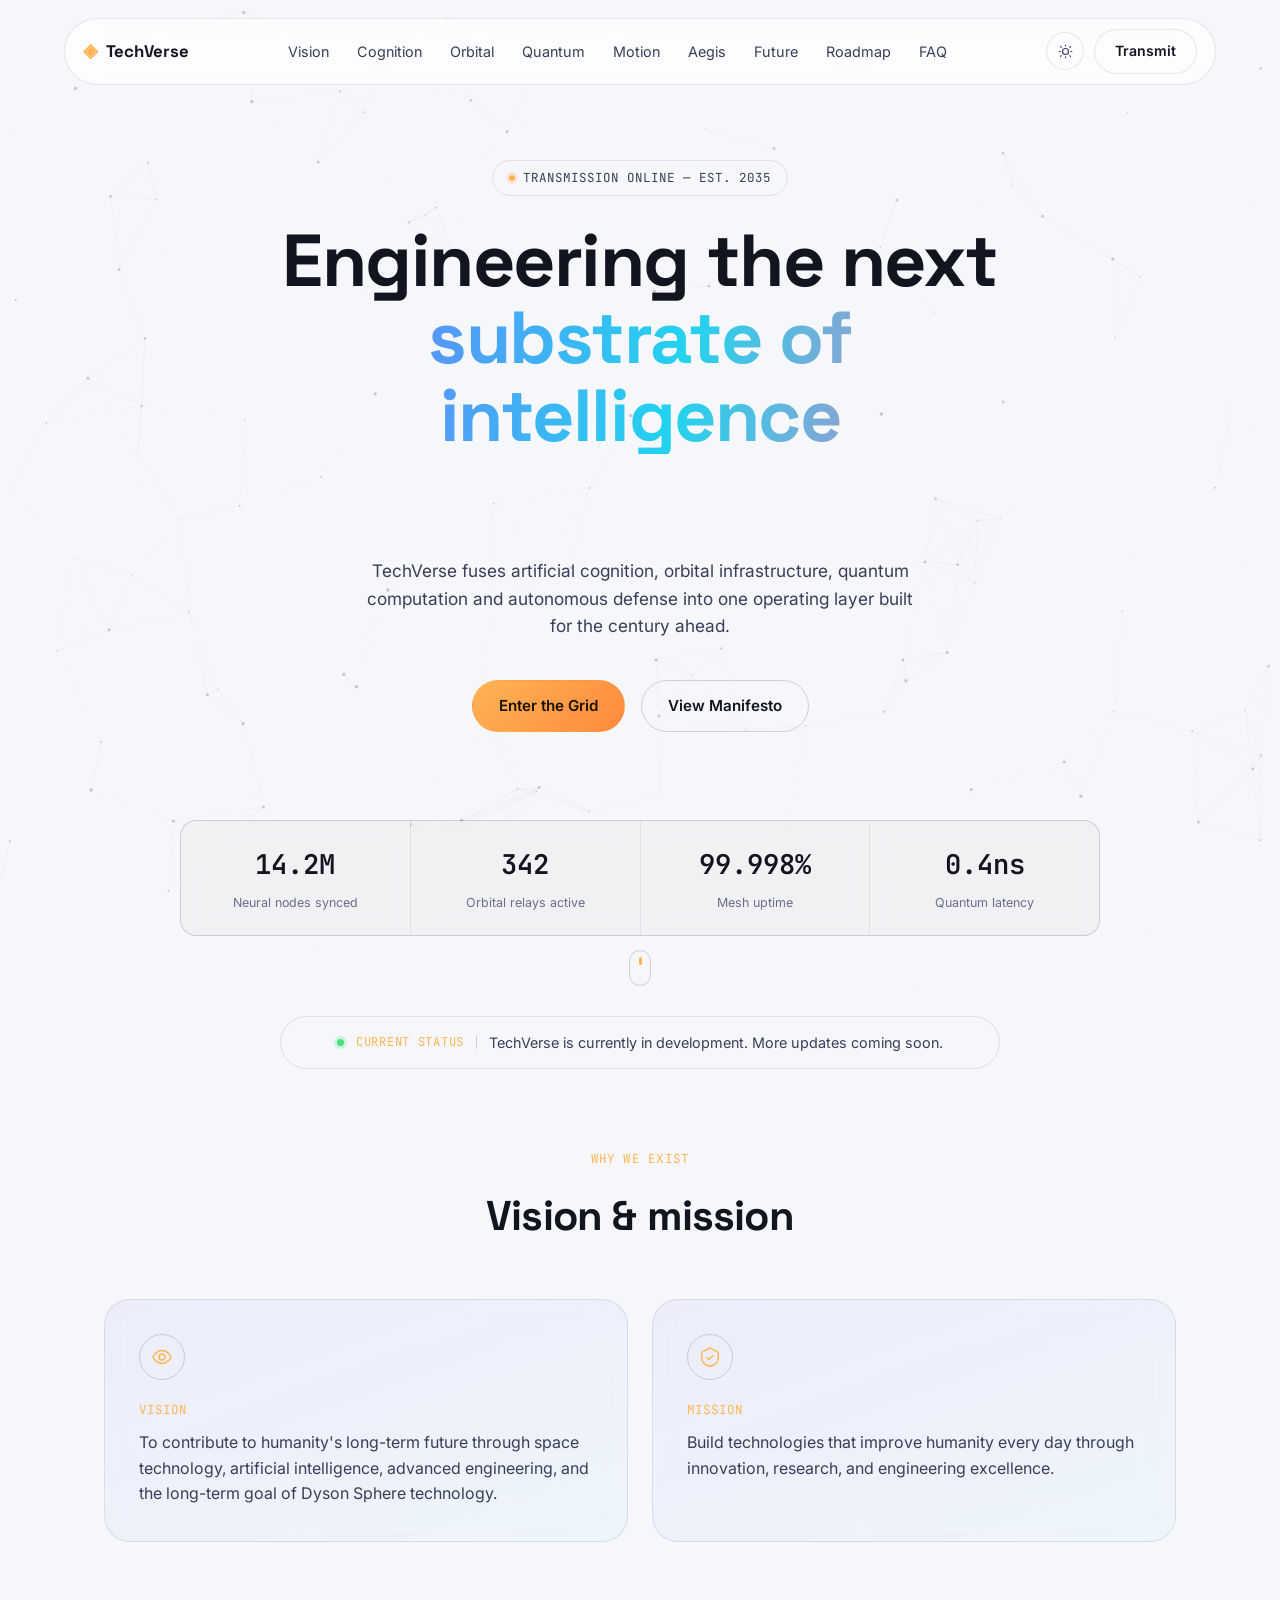
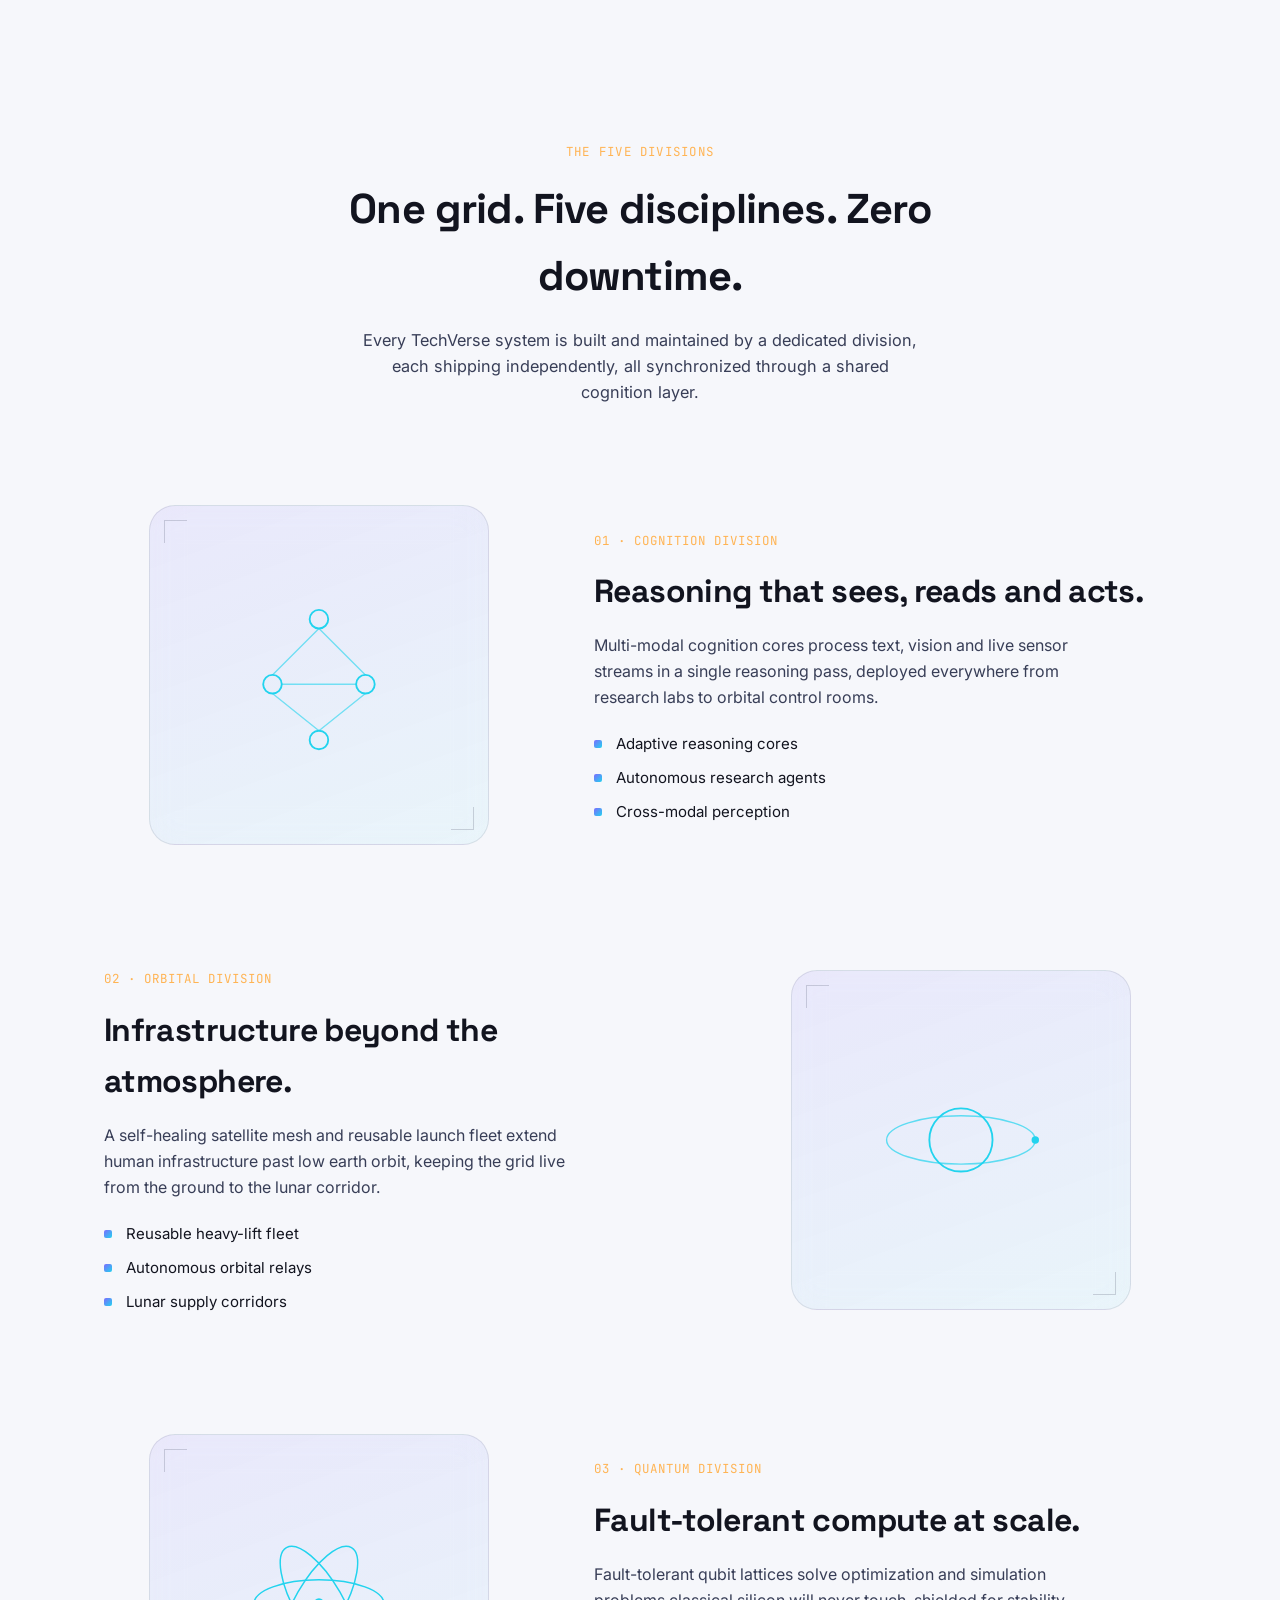
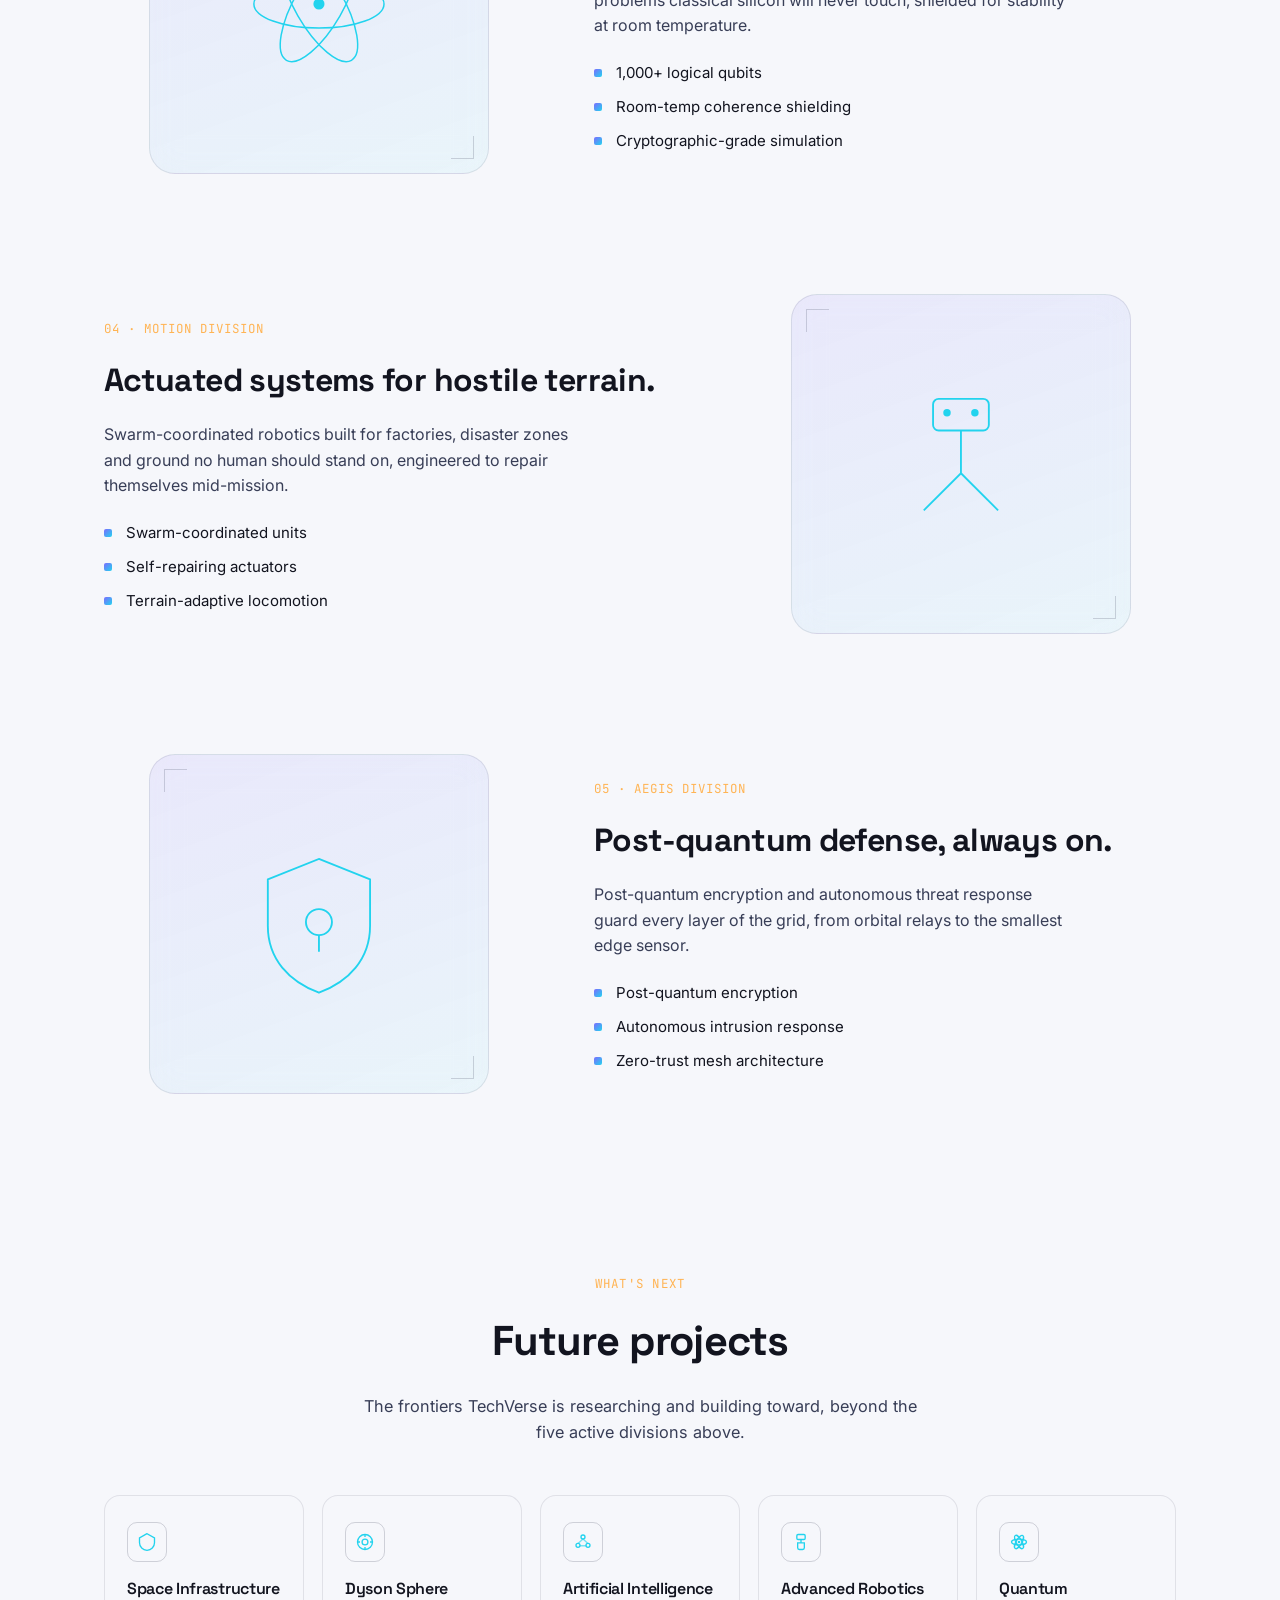
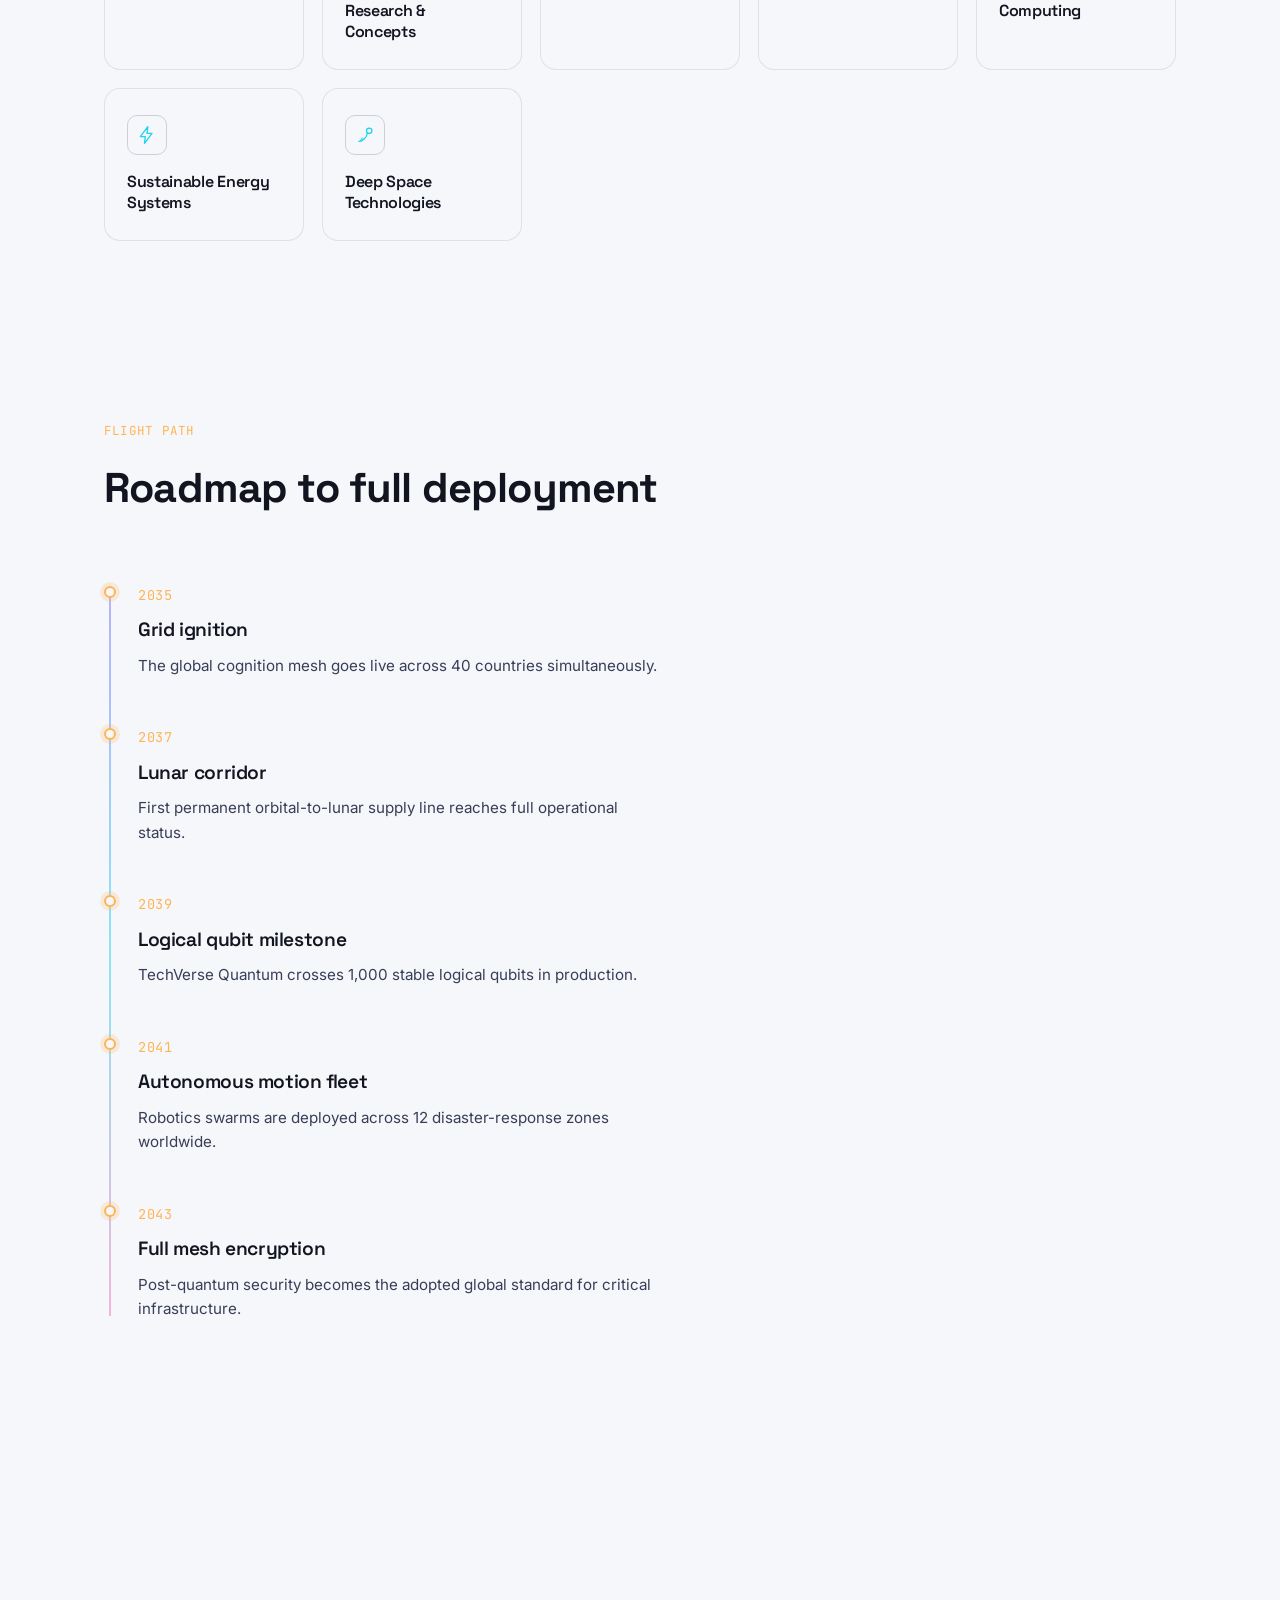
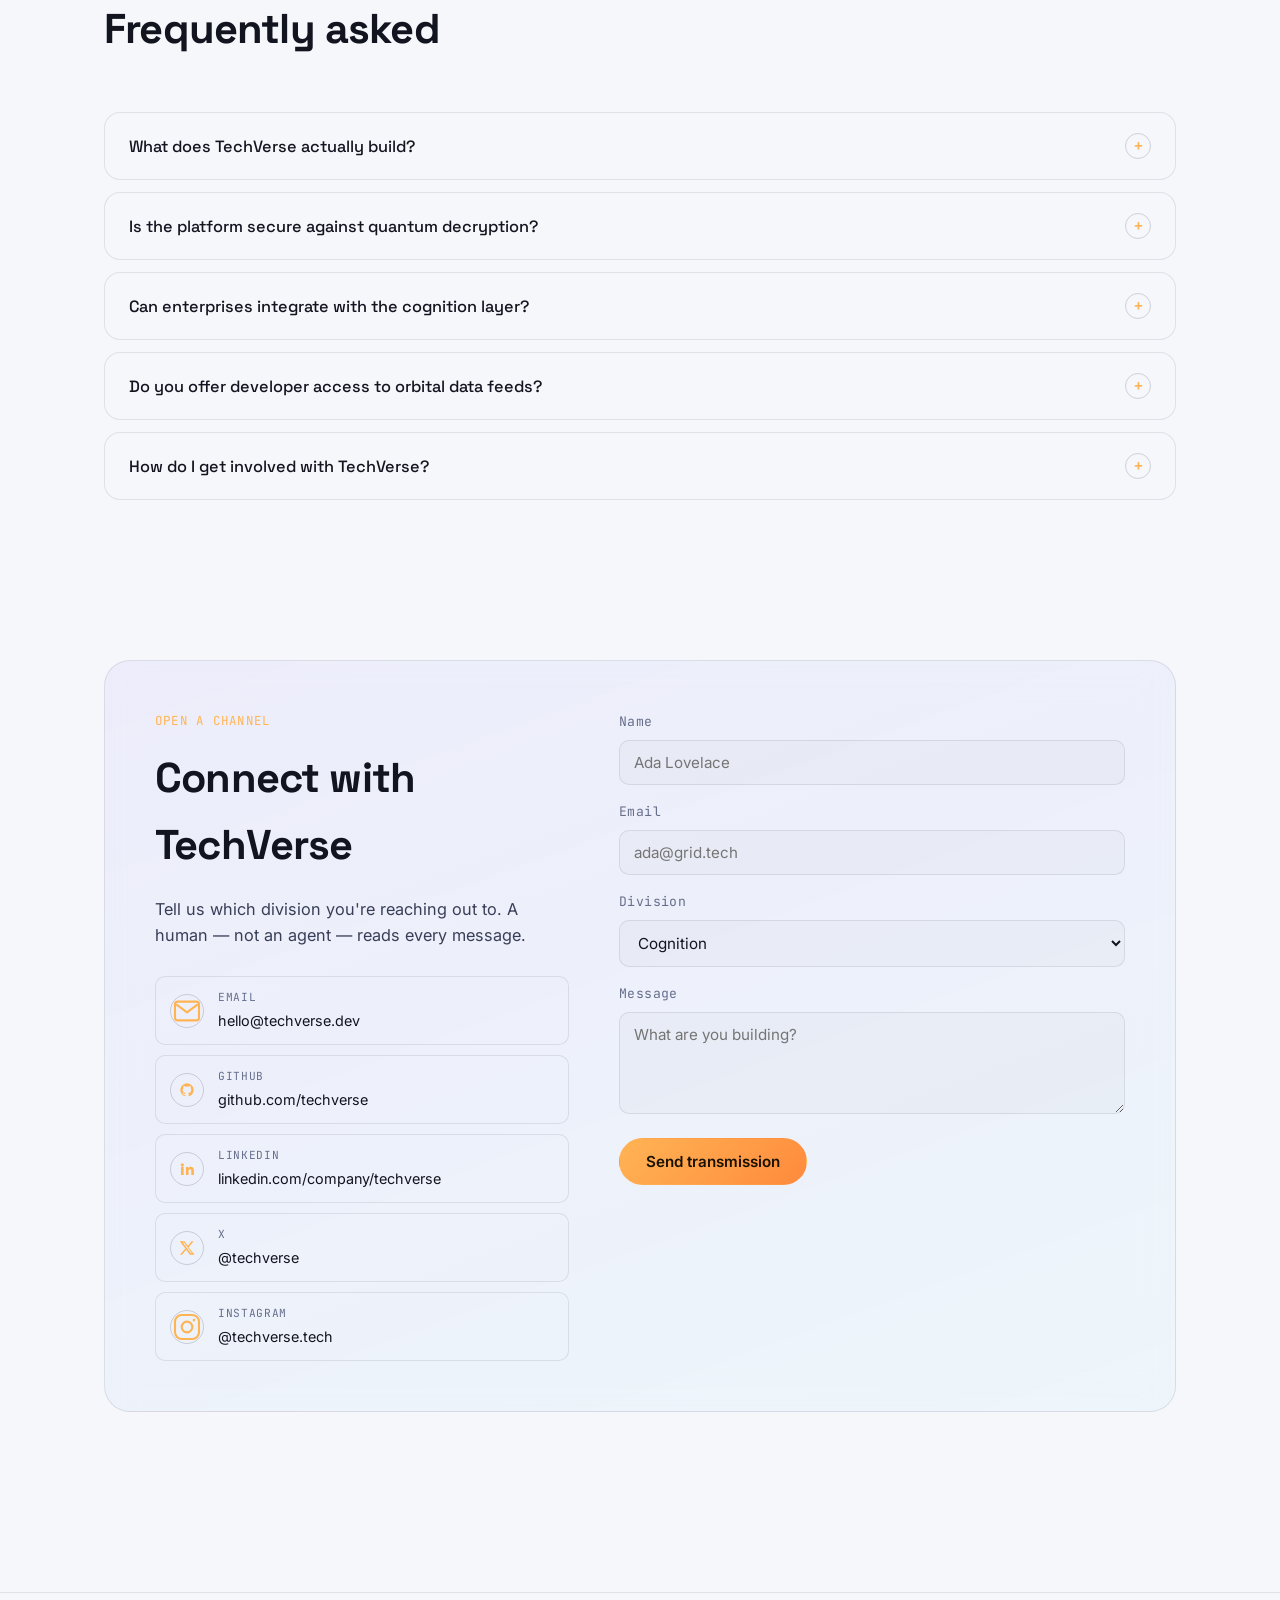
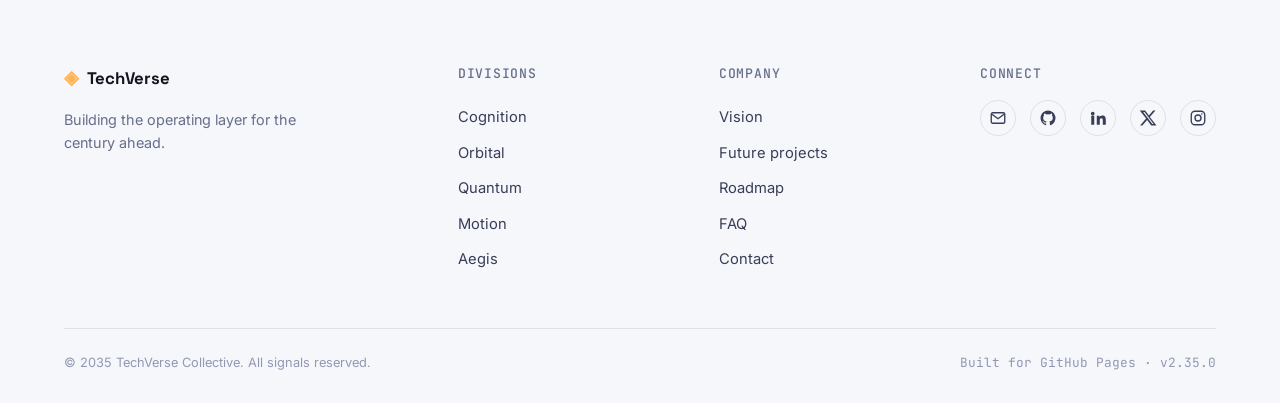
<file: index-2.html>
<!DOCTYPE html>
<html lang="en">
<head>
<meta charset="UTF-8">
<meta name="viewport" content="width=device-width, initial-scale=1.0">
<title>TechVerse — Engineering the Next Substrate of Intelligence</title>
<meta name="description" content="TechVerse builds space technology, artificial intelligence, advanced engineering and long-term Dyson Sphere research to contribute to humanity's long-term future.">

<link rel="icon" href="data:image/svg+xml,<svg xmlns=%22http://www.w3.org/2000/svg%22 viewBox=%220 0 100 100%22><text y=%22.9em%22 font-size=%2290%22>◈</text></svg>">

<link rel="preconnect" href="https://fonts.googleapis.com">
<link rel="preconnect" href="https://fonts.gstatic.com" crossorigin>
<link href="https://fonts.googleapis.com/css2?family=Space+Grotesk:wght@400;500;600;700&family=Inter:wght@400;500;600;700&family=JetBrains+Mono:wght@400;500;600&display=swap" rel="stylesheet">

<link rel="stylesheet" href="style.css">
<noscript><style>
  .loader { display: none !important; }
  main, .nav, .footer { opacity: 1 !important; transform: none !important; }
  [data-reveal] { opacity: 1 !important; transform: none !important; }
</style></noscript>
</head>
<body>

<!-- ===================== LAUNCH SEQUENCE ===================== -->
<div class="loader" id="loader" role="status">
  <p class="sr-only">TechVerse is loading. Press skip to continue immediately.</p>

  <div class="launch" id="launch" aria-hidden="true">
    <div class="launch__pad"></div>

    <div class="launch__rocket" id="launchRocket">
      <svg class="rocket" viewBox="0 0 60 132" xmlns="http://www.w3.org/2000/svg">
        <path class="rocket__nose" d="M30 4c-8 0-13 14-13 30h26C43 18 38 4 30 4Z"/>
        <path class="rocket__body" d="M17 34h26v74H17Z"/>
        <line class="rocket__seam" x1="19" y1="48" x2="41" y2="48"/>
        <line class="rocket__seam" x1="19" y1="82" x2="41" y2="82"/>
        <circle class="rocket__window" cx="30" cy="58" r="7"/>
        <circle class="rocket__window-core" cx="30" cy="58" r="3"/>
        <path class="rocket__fin rocket__fin--l" d="M17 96 2 122h15Z"/>
        <path class="rocket__fin rocket__fin--r" d="M43 96 58 122H43Z"/>
        <path class="rocket__engine" d="M20 108h20l-4 20H24Z"/>
      </svg>

      <div class="rocket__exhaust" aria-hidden="true">
        <span class="exhaust__glow"></span>
        <span class="exhaust__core"></span>
        <span class="exhaust__ember" style="--ex:-14px; left:44%; animation-delay:0s"></span>
        <span class="exhaust__ember" style="--ex:10px; left:50%; animation-delay:.12s"></span>
        <span class="exhaust__ember" style="--ex:-6px; left:56%; animation-delay:.24s"></span>
        <span class="exhaust__ember" style="--ex:16px; left:48%; animation-delay:.36s"></span>
        <span class="exhaust__ember" style="--ex:-18px; left:52%; animation-delay:.48s"></span>
        <span class="exhaust__ember" style="--ex:4px; left:46%; animation-delay:.6s"></span>
      </div>
    </div>

    <p class="launch__status mono" id="launchStatus">Systems check</p>
  </div>

  <button class="loader__skip" id="loaderSkip" type="button">
    Skip intro <span aria-hidden="true">&rarr;</span>
  </button>
</div>

<!-- Backdrop canvases for ambient star-field + constellation -->
<canvas id="stars-canvas"></canvas>
<canvas id="field-canvas"></canvas>

<!-- ===================== NAV ===================== -->
<header class="nav" id="nav">
  <div class="nav__inner">
    <a href="#top" class="nav__logo">
      <span class="nav__logo-mark">◈</span>
      <span>TechVerse</span>
    </a>

    <nav class="nav__links" id="navLinks">
      <a href="#vision">Vision</a>
      <a href="#ai">Cognition</a>
      <a href="#space">Orbital</a>
      <a href="#quantum">Quantum</a>
      <a href="#robotics">Motion</a>
      <a href="#cyber">Aegis</a>
      <a href="#future">Future</a>
      <a href="#timeline">Roadmap</a>
      <a href="#faq">FAQ</a>
    </nav>

    <div class="nav__actions">
      <button class="theme-toggle" id="themeToggle" aria-label="Toggle light and dark mode" aria-pressed="false">
        <svg class="icon-sun" viewBox="0 0 24 24" fill="none" stroke="currentColor" stroke-width="1.6"><circle cx="12" cy="12" r="4.2"/><path d="M12 2.5v2.6M12 18.9v2.6M4.6 4.6l1.8 1.8M17.6 17.6l1.8 1.8M2.5 12h2.6M18.9 12h2.6M4.6 19.4l1.8-1.8M17.6 6.4l1.8-1.8"/></svg>
        <svg class="icon-moon" viewBox="0 0 24 24" fill="none" stroke="currentColor" stroke-width="1.6"><path d="M20 14.5A8.5 8.5 0 1 1 9.5 4a7 7 0 0 0 10.5 10.5Z"/></svg>
      </button>
      <a href="#contact" class="btn btn--ghost nav__cta">Transmit</a>
      <button class="nav__burger" id="navBurger" aria-label="Open menu" aria-expanded="false">
        <span></span><span></span><span></span>
      </button>
    </div>
  </div>
</header>

<main id="top">

  <!-- ===================== HERO ===================== -->
  <section class="hero" id="hero">
    <div class="orbit-decor" aria-hidden="true">
      <span class="orbit-ring orbit-ring--1"><span class="orbit-dot"></span></span>
      <span class="orbit-ring orbit-ring--2"><span class="orbit-dot"></span></span>
      <span class="orbit-ring orbit-ring--3"></span>
    </div>

    <span class="hud-corner hud-corner--tl" aria-hidden="true"></span>
    <span class="hud-corner hud-corner--tr" aria-hidden="true"></span>
    <span class="hud-corner hud-corner--bl" aria-hidden="true"></span>
    <span class="hud-corner hud-corner--br" aria-hidden="true"></span>

    <div class="hero__inner">
      <p class="eyebrow" data-reveal>
        <span class="eyebrow__dot"></span> Transmission online — Est. 2035
      </p>
      <h1 class="hero__title" data-reveal>
        <span class="hero__title-line" id="typeLine1" data-type-text="Engineering the next"></span><br>
        <span class="hero__title-grad hero__title-line" id="typeLine2" data-type-text="substrate of intelligence"></span><span class="hero__caret" id="typeCaret" aria-hidden="true"></span>
      </h1>
      <p class="hero__sub" data-reveal>
        TechVerse fuses artificial cognition, orbital infrastructure, quantum
        computation and autonomous defense into one operating layer built
        for the century ahead.
      </p>
      <div class="hero__cta-row" data-reveal>
        <a href="#contact" class="btn btn--primary">Enter the Grid</a>
        <a href="#timeline" class="btn btn--outline">View Manifesto</a>
      </div>
    </div>

    <div class="readout" data-reveal aria-label="Live network statistics">
      <div class="readout__item">
        <span class="readout__value" data-counter data-target="14.2" data-decimals="1" data-suffix="M">0</span>
        <span class="readout__label">Neural nodes synced</span>
      </div>
      <div class="readout__item">
        <span class="readout__value" data-counter data-target="342" data-suffix="">0</span>
        <span class="readout__label">Orbital relays active</span>
      </div>
      <div class="readout__item">
        <span class="readout__value" data-counter data-target="99.998" data-decimals="3" data-suffix="%">0</span>
        <span class="readout__label">Mesh uptime</span>
      </div>
      <div class="readout__item">
        <span class="readout__value" data-counter data-target="0.4" data-decimals="1" data-suffix="ns">0</span>
        <span class="readout__label">Quantum latency</span>
      </div>
    </div>

    <div class="floaters" id="heroFloaters" aria-hidden="true"></div>

    <a href="#ai" class="scroll-cue" aria-label="Scroll to content"><span></span></a>
  </section>

  <!-- ===================== STATUS STRIP ===================== -->
  <section class="status-strip" data-reveal>
    <span class="status-strip__dot"></span>
    <span class="status-strip__label mono">Current status</span>
    <span class="status-strip__divider" aria-hidden="true"></span>
    <span class="status-strip__text">TechVerse is currently in development. More updates coming soon.</span>
  </section>

  <!-- ===================== VISION & MISSION ===================== -->
  <section class="section manifesto" id="vision">
    <p class="section__eyebrow" data-reveal>Why we exist</p>
    <h2 class="section__title" data-reveal>Vision &amp; mission</h2>

    <div class="manifesto__grid">
      <div class="manifesto__card" data-reveal>
        <div class="manifesto__icon">
          <svg viewBox="0 0 24 24" fill="none" stroke="currentColor" stroke-width="1.6"><path d="M2 12s3.5-7 10-7 10 7 10 7-3.5 7-10 7-10-7-10-7Z"/><circle cx="12" cy="12" r="3.2"/></svg>
        </div>
        <span class="manifesto__tag">Vision</span>
        <p class="manifesto__text">
          To contribute to humanity's long-term future through space
          technology, artificial intelligence, advanced engineering, and
          the long-term goal of Dyson Sphere technology.
        </p>
      </div>

      <div class="manifesto__card" data-reveal>
        <div class="manifesto__icon">
          <svg viewBox="0 0 24 24" fill="none" stroke="currentColor" stroke-width="1.6"><path d="M12 2 3 7v6c0 5 4 8.5 9 9 5-.5 9-4 9-9V7l-9-5Z"/><path d="M8.5 12.5l2.3 2.3L15.5 10"/></svg>
        </div>
        <span class="manifesto__tag">Mission</span>
        <p class="manifesto__text">
          Build technologies that improve humanity every day through
          innovation, research, and engineering excellence.
        </p>
      </div>
    </div>
  </section>

  <!-- ===================== DIVISIONS INTRO ===================== -->
  <section class="section section--intro">
    <p class="section__eyebrow" data-reveal>The five divisions</p>
    <h2 class="section__title" data-reveal>One grid. Five disciplines. Zero downtime.</h2>
    <p class="section__desc" data-reveal>
      Every TechVerse system is built and maintained by a dedicated division,
      each shipping independently, all synchronized through a shared
      cognition layer.
    </p>
  </section>

  <!-- ===================== AI ===================== -->
  <section class="division" id="ai">
    <div class="division__media" data-reveal aria-hidden="true">
      <div class="hud-frame">
        <svg viewBox="0 0 200 200" class="hud-icon">
          <circle cx="100" cy="40" r="10" stroke="currentColor" fill="none" stroke-width="2"/>
          <circle cx="50" cy="110" r="10" stroke="currentColor" fill="none" stroke-width="2"/>
          <circle cx="150" cy="110" r="10" stroke="currentColor" fill="none" stroke-width="2"/>
          <circle cx="100" cy="170" r="10" stroke="currentColor" fill="none" stroke-width="2"/>
          <path d="M100 50 L50 100 M100 50 L150 100 M50 120 L100 160 M150 120 L100 160 M60 110 L140 110" stroke="currentColor" stroke-width="1.5" opacity="0.6"/>
        </svg>
      </div>
    </div>
    <div class="division__content" data-reveal>
      <span class="division__tag">01 · Cognition Division</span>
      <h3 class="division__title">Reasoning that sees, reads and acts.</h3>
      <p class="division__desc">
        Multi-modal cognition cores process text, vision and live sensor
        streams in a single reasoning pass, deployed everywhere from
        research labs to orbital control rooms.
      </p>
      <ul class="division__list">
        <li>Adaptive reasoning cores</li>
        <li>Autonomous research agents</li>
        <li>Cross-modal perception</li>
      </ul>
    </div>
  </section>

  <!-- ===================== SPACE ===================== -->
  <section class="division division--reverse" id="space">
    <div class="division__media" data-reveal aria-hidden="true">
      <div class="hud-frame">
        <svg viewBox="0 0 200 200" class="hud-icon">
          <circle cx="100" cy="100" r="34" stroke="currentColor" fill="none" stroke-width="2"/>
          <ellipse cx="100" cy="100" rx="80" ry="26" stroke="currentColor" fill="none" stroke-width="1.5" opacity="0.7"/>
          <circle cx="180" cy="100" r="4" fill="currentColor"/>
        </svg>
      </div>
    </div>
    <div class="division__content" data-reveal>
      <span class="division__tag">02 · Orbital Division</span>
      <h3 class="division__title">Infrastructure beyond the atmosphere.</h3>
      <p class="division__desc">
        A self-healing satellite mesh and reusable launch fleet extend
        human infrastructure past low earth orbit, keeping the grid live
        from the ground to the lunar corridor.
      </p>
      <ul class="division__list">
        <li>Reusable heavy-lift fleet</li>
        <li>Autonomous orbital relays</li>
        <li>Lunar supply corridors</li>
      </ul>
    </div>
  </section>

  <!-- ===================== QUANTUM ===================== -->
  <section class="division" id="quantum">
    <div class="division__media" data-reveal aria-hidden="true">
      <div class="hud-frame">
        <svg viewBox="0 0 200 200" class="hud-icon">
          <circle cx="100" cy="100" r="6" fill="currentColor"/>
          <ellipse cx="100" cy="100" rx="70" ry="26" stroke="currentColor" fill="none" stroke-width="1.6"/>
          <ellipse cx="100" cy="100" rx="70" ry="26" stroke="currentColor" fill="none" stroke-width="1.6" transform="rotate(60 100 100)"/>
          <ellipse cx="100" cy="100" rx="70" ry="26" stroke="currentColor" fill="none" stroke-width="1.6" transform="rotate(120 100 100)"/>
        </svg>
      </div>
    </div>
    <div class="division__content" data-reveal>
      <span class="division__tag">03 · Quantum Division</span>
      <h3 class="division__title">Fault-tolerant compute at scale.</h3>
      <p class="division__desc">
        Fault-tolerant qubit lattices solve optimization and simulation
        problems classical silicon will never touch, shielded for
        stability at room temperature.
      </p>
      <ul class="division__list">
        <li>1,000+ logical qubits</li>
        <li>Room-temp coherence shielding</li>
        <li>Cryptographic-grade simulation</li>
      </ul>
    </div>
  </section>

  <!-- ===================== ROBOTICS ===================== -->
  <section class="division division--reverse" id="robotics">
    <div class="division__media" data-reveal aria-hidden="true">
      <div class="hud-frame">
        <svg viewBox="0 0 200 200" class="hud-icon">
          <rect x="70" y="30" width="60" height="34" rx="6" stroke="currentColor" fill="none" stroke-width="2"/>
          <line x1="100" y1="64" x2="100" y2="110" stroke="currentColor" stroke-width="2"/>
          <line x1="100" y1="110" x2="60" y2="150" stroke="currentColor" stroke-width="2"/>
          <line x1="100" y1="110" x2="140" y2="150" stroke="currentColor" stroke-width="2"/>
          <circle cx="85" cy="45" r="4" fill="currentColor"/>
          <circle cx="115" cy="45" r="4" fill="currentColor"/>
        </svg>
      </div>
    </div>
    <div class="division__content" data-reveal>
      <span class="division__tag">04 · Motion Division</span>
      <h3 class="division__title">Actuated systems for hostile terrain.</h3>
      <p class="division__desc">
        Swarm-coordinated robotics built for factories, disaster zones and
        ground no human should stand on, engineered to repair themselves
        mid-mission.
      </p>
      <ul class="division__list">
        <li>Swarm-coordinated units</li>
        <li>Self-repairing actuators</li>
        <li>Terrain-adaptive locomotion</li>
      </ul>
    </div>
  </section>

  <!-- ===================== CYBER ===================== -->
  <section class="division" id="cyber">
    <div class="division__media" data-reveal aria-hidden="true">
      <div class="hud-frame">
        <svg viewBox="0 0 200 200" class="hud-icon">
          <path d="M100 30 L155 52 V102 C155 138 132 162 100 174 C68 162 45 138 45 102 V52 Z" stroke="currentColor" fill="none" stroke-width="2"/>
          <circle cx="100" cy="98" r="14" stroke="currentColor" fill="none" stroke-width="2"/>
          <line x1="100" y1="112" x2="100" y2="130" stroke="currentColor" stroke-width="2"/>
        </svg>
      </div>
    </div>
    <div class="division__content" data-reveal>
      <span class="division__tag">05 · Aegis Division</span>
      <h3 class="division__title">Post-quantum defense, always on.</h3>
      <p class="division__desc">
        Post-quantum encryption and autonomous threat response guard every
        layer of the grid, from orbital relays to the smallest edge
        sensor.
      </p>
      <ul class="division__list">
        <li>Post-quantum encryption</li>
        <li>Autonomous intrusion response</li>
        <li>Zero-trust mesh architecture</li>
      </ul>
    </div>
  </section>

  <!-- ===================== FUTURE PROJECTS ===================== -->
  <section class="section future-section" id="future">
    <p class="section__eyebrow" data-reveal>What's next</p>
    <h2 class="section__title" data-reveal>Future projects</h2>
    <p class="section__desc" data-reveal>
      The frontiers TechVerse is researching and building toward, beyond
      the five active divisions above.
    </p>

    <div class="future-grid">
      <div class="future-card" data-reveal>
        <div class="future-card__icon">
          <svg viewBox="0 0 24 24" fill="none" stroke="currentColor" stroke-width="1.6"><path d="M12 2 3 7v6c0 5 4 8.5 9 9 5-.5 9-4 9-9V7l-9-5Z"/></svg>
        </div>
        <h3 class="future-card__title">Space Infrastructure</h3>
      </div>

      <div class="future-card" data-reveal>
        <div class="future-card__icon">
          <svg viewBox="0 0 24 24" fill="none" stroke="currentColor" stroke-width="1.6"><circle cx="12" cy="12" r="3.5"/><circle cx="12" cy="12" r="9"/><path d="M12 3v3M12 18v3M3 12h3M18 12h3"/></svg>
        </div>
        <h3 class="future-card__title">Dyson Sphere Research &amp; Concepts</h3>
      </div>

      <div class="future-card" data-reveal>
        <div class="future-card__icon">
          <svg viewBox="0 0 24 24" fill="none" stroke="currentColor" stroke-width="1.6"><circle cx="12" cy="6" r="2.4"/><circle cx="6" cy="16" r="2.4"/><circle cx="18" cy="16" r="2.4"/><path d="M12 8.4 6 13.8M12 8.4l6 5.4M8 16.5h8" opacity="0.6"/></svg>
        </div>
        <h3 class="future-card__title">Artificial Intelligence</h3>
      </div>

      <div class="future-card" data-reveal>
        <div class="future-card__icon">
          <svg viewBox="0 0 24 24" fill="none" stroke="currentColor" stroke-width="1.6"><rect x="7" y="3" width="10" height="6" rx="1.5"/><path d="M12 9v4M8 13h8v6a2 2 0 0 1-2 2h-4a2 2 0 0 1-2-2v-6Z"/></svg>
        </div>
        <h3 class="future-card__title">Advanced Robotics</h3>
      </div>

      <div class="future-card" data-reveal>
        <div class="future-card__icon">
          <svg viewBox="0 0 24 24" fill="none" stroke="currentColor" stroke-width="1.6"><circle cx="12" cy="12" r="1.6" fill="currentColor" stroke="none"/><ellipse cx="12" cy="12" rx="9" ry="3.4"/><ellipse cx="12" cy="12" rx="9" ry="3.4" transform="rotate(60 12 12)"/><ellipse cx="12" cy="12" rx="9" ry="3.4" transform="rotate(120 12 12)"/></svg>
        </div>
        <h3 class="future-card__title">Quantum Computing</h3>
      </div>

      <div class="future-card" data-reveal>
        <div class="future-card__icon">
          <svg viewBox="0 0 24 24" fill="none" stroke="currentColor" stroke-width="1.6"><path d="M13 2 4 14h6l-1 8 9-12h-6l1-8Z" stroke-linejoin="round"/></svg>
        </div>
        <h3 class="future-card__title">Sustainable Energy Systems</h3>
      </div>

      <div class="future-card" data-reveal>
        <div class="future-card__icon">
          <svg viewBox="0 0 24 24" fill="none" stroke="currentColor" stroke-width="1.6"><path d="M4 20c6-1 10-5 11-11" /><circle cx="17" cy="7" r="3.2"/><path d="M9 15l-3 5 5-3" opacity="0.7"/></svg>
        </div>
        <h3 class="future-card__title">Deep Space Technologies</h3>
      </div>
    </div>
  </section>

  <!-- ===================== TIMELINE ===================== -->
  <section class="section timeline-section" id="timeline">
    <p class="section__eyebrow" data-reveal>Flight path</p>
    <h2 class="section__title" data-reveal>Roadmap to full deployment</h2>

    <div class="timeline">
      <div class="timeline__line" aria-hidden="true"></div>

      <div class="timeline__item" data-reveal>
        <div class="timeline__node"></div>
        <span class="timeline__year">2035</span>
        <h3 class="timeline__title">Grid ignition</h3>
        <p class="timeline__desc">The global cognition mesh goes live across 40 countries simultaneously.</p>
      </div>

      <div class="timeline__item" data-reveal>
        <div class="timeline__node"></div>
        <span class="timeline__year">2037</span>
        <h3 class="timeline__title">Lunar corridor</h3>
        <p class="timeline__desc">First permanent orbital-to-lunar supply line reaches full operational status.</p>
      </div>

      <div class="timeline__item" data-reveal>
        <div class="timeline__node"></div>
        <span class="timeline__year">2039</span>
        <h3 class="timeline__title">Logical qubit milestone</h3>
        <p class="timeline__desc">TechVerse Quantum crosses 1,000 stable logical qubits in production.</p>
      </div>

      <div class="timeline__item" data-reveal>
        <div class="timeline__node"></div>
        <span class="timeline__year">2041</span>
        <h3 class="timeline__title">Autonomous motion fleet</h3>
        <p class="timeline__desc">Robotics swarms are deployed across 12 disaster-response zones worldwide.</p>
      </div>

      <div class="timeline__item" data-reveal>
        <div class="timeline__node"></div>
        <span class="timeline__year">2043</span>
        <h3 class="timeline__title">Full mesh encryption</h3>
        <p class="timeline__desc">Post-quantum security becomes the adopted global standard for critical infrastructure.</p>
      </div>
    </div>
  </section>

  <!-- ===================== FAQ ===================== -->
  <section class="section faq-section" id="faq">
    <p class="section__eyebrow" data-reveal>Questions</p>
    <h2 class="section__title" data-reveal>Frequently asked</h2>

    <div class="faq-list" data-reveal>
      <div class="faq-item">
        <button class="faq-item__q">
          <span>What does TechVerse actually build?</span>
          <span class="faq-item__icon">+</span>
        </button>
        <div class="faq-item__a">
          <p>Five product divisions — cognition systems, orbital infrastructure, quantum compute, robotics and autonomous cybersecurity — unified under one shared operating mesh.</p>
        </div>
      </div>

      <div class="faq-item">
        <button class="faq-item__q">
          <span>Is the platform secure against quantum decryption?</span>
          <span class="faq-item__icon">+</span>
        </button>
        <div class="faq-item__a">
          <p>Yes. Every layer of the grid runs on post-quantum cryptographic standards, monitored continuously by the Aegis Division's autonomous response systems.</p>
        </div>
      </div>

      <div class="faq-item">
        <button class="faq-item__q">
          <span>Can enterprises integrate with the cognition layer?</span>
          <span class="faq-item__icon">+</span>
        </button>
        <div class="faq-item__a">
          <p>Enterprise integration is available through a dedicated onboarding track. Reach out through the contact form below and a division lead will follow up.</p>
        </div>
      </div>

      <div class="faq-item">
        <button class="faq-item__q">
          <span>Do you offer developer access to orbital data feeds?</span>
          <span class="faq-item__icon">+</span>
        </button>
        <div class="faq-item__a">
          <p>Selected orbital telemetry feeds are opened to research partners on a rolling basis. Include your use case in the message field when you contact us.</p>
        </div>
      </div>

      <div class="faq-item">
        <button class="faq-item__q">
          <span>How do I get involved with TechVerse?</span>
          <span class="faq-item__icon">+</span>
        </button>
        <div class="faq-item__a">
          <p>Start with the transmission form below. Tell us which division interests you most and someone from that team will respond directly.</p>
        </div>
      </div>
    </div>
  </section>

  <!-- ===================== CONTACT ===================== -->
  <section class="section contact-section" id="contact">
    <div class="contact-card" data-reveal>
      <div class="contact-card__intro">
        <p class="section__eyebrow">Open a channel</p>
        <h2 class="section__title">Connect with TechVerse</h2>
        <p class="section__desc">
          Tell us which division you're reaching out to. A human — not an
          agent — reads every message.
        </p>

        <ul class="connect-grid">
          <li class="connect-item">
            <span class="connect-item__icon">
              <svg viewBox="0 0 24 24" fill="none" stroke="currentColor" stroke-width="1.6"><rect x="3" y="5" width="18" height="14" rx="2"/><path d="m4 7 8 6 8-6"/></svg>
            </span>
            <span class="connect-item__meta">
              <span class="connect-item__label mono">Email</span>
              <span class="connect-item__value">hello@techverse.dev</span>
            </span>
          </li>
          <li class="connect-item">
            <span class="connect-item__icon">
              <svg viewBox="0 0 24 24" width="16" height="16" fill="currentColor"><path d="M12 2a10 10 0 0 0-3.16 19.5c.5.1.68-.22.68-.48v-1.7c-2.78.6-3.37-1.34-3.37-1.34-.46-1.16-1.11-1.47-1.11-1.47-.9-.62.07-.6.07-.6 1 .07 1.53 1.03 1.53 1.03.9 1.52 2.34 1.08 2.91.83.09-.65.35-1.08.63-1.33-2.22-.25-4.56-1.11-4.56-4.94 0-1.09.39-1.98 1.03-2.68-.1-.26-.45-1.28.1-2.66 0 0 .84-.27 2.75 1.02a9.6 9.6 0 0 1 5 0c1.91-1.3 2.75-1.02 2.75-1.02.55 1.38.2 2.4.1 2.66.64.7 1.03 1.6 1.03 2.68 0 3.84-2.35 4.68-4.58 4.93.36.31.68.92.68 1.85v2.75c0 .27.18.58.69.48A10 10 0 0 0 12 2Z"/></svg>
            </span>
            <span class="connect-item__meta">
              <span class="connect-item__label mono">GitHub</span>
              <span class="connect-item__value">github.com/techverse</span>
            </span>
          </li>
          <li class="connect-item">
            <span class="connect-item__icon">
              <svg viewBox="0 0 24 24" width="16" height="16" fill="currentColor"><path d="M4.98 3.5a2.5 2.5 0 1 1 0 5 2.5 2.5 0 0 1 0-5ZM3 9h4v12H3V9Zm7 0h3.8v1.7h.05c.53-1 1.83-2 3.77-2 4.03 0 4.78 2.65 4.78 6.1V21h-4v-5.6c0-1.34-.02-3.06-1.87-3.06-1.87 0-2.16 1.46-2.16 2.96V21h-4V9Z"/></svg>
            </span>
            <span class="connect-item__meta">
              <span class="connect-item__label mono">LinkedIn</span>
              <span class="connect-item__value">linkedin.com/company/techverse</span>
            </span>
          </li>
          <li class="connect-item">
            <span class="connect-item__icon">
              <svg viewBox="0 0 24 24" width="16" height="16" fill="currentColor"><path d="M18.9 2H22l-7.6 8.7L23.3 22h-7l-5.5-7.2L4.5 22H1.4l8.1-9.3L1 2h7.2l5 6.6L18.9 2Zm-1.2 18h1.7L7.4 3.9H5.6L17.7 20Z"/></svg>
            </span>
            <span class="connect-item__meta">
              <span class="connect-item__label mono">X</span>
              <span class="connect-item__value">@techverse</span>
            </span>
          </li>
          <li class="connect-item">
            <span class="connect-item__icon">
              <svg viewBox="0 0 24 24" fill="none" stroke="currentColor" stroke-width="1.6"><rect x="3" y="3" width="18" height="18" rx="5"/><circle cx="12" cy="12" r="4"/><circle cx="17.2" cy="6.8" r="1" fill="currentColor" stroke="none"/></svg>
            </span>
            <span class="connect-item__meta">
              <span class="connect-item__label mono">Instagram</span>
              <span class="connect-item__value">@techverse.tech</span>
            </span>
          </li>
        </ul>
      </div>

      <form class="contact-form" id="contactForm" novalidate>
        <div class="form-row">
          <label for="name">Name</label>
          <input type="text" id="name" name="name" placeholder="Ada Lovelace" required>
        </div>
        <div class="form-row">
          <label for="email">Email</label>
          <input type="email" id="email" name="email" placeholder="ada@grid.tech" required>
        </div>
        <div class="form-row">
          <label for="division">Division</label>
          <select id="division" name="division">
            <option>Cognition</option>
            <option>Orbital</option>
            <option>Quantum</option>
            <option>Motion</option>
            <option>Aegis</option>
            <option>General inquiry</option>
          </select>
        </div>
        <div class="form-row">
          <label for="message">Message</label>
          <textarea id="message" name="message" rows="4" placeholder="What are you building?" required></textarea>
        </div>
        <button type="submit" class="btn btn--primary contact-form__submit">
          <span class="btn__label">Send transmission</span>
        </button>
        <p class="contact-form__status" id="formStatus" role="status" aria-live="polite"></p>

        <div class="contact-form__success" id="formSuccess" role="status" aria-live="polite">
          <span class="contact-form__success-icon">
            <svg viewBox="0 0 24 24" fill="none" stroke="currentColor" stroke-width="2"><path d="M5 13l4 4L19 7"/></svg>
          </span>
          <span class="contact-form__success-text" id="formSuccessText"></span>
        </div>
      </form>
    </div>
  </section>

</main>

<!-- ===================== FOOTER ===================== -->
<footer class="footer">
  <div class="footer__top">
    <div class="footer__brand">
      <a href="#top" class="nav__logo">
        <span class="nav__logo-mark">◈</span>
        <span>TechVerse</span>
      </a>
      <p>Building the operating layer for the century ahead.</p>
    </div>

    <div class="footer__col">
      <h4>Divisions</h4>
      <a href="#ai">Cognition</a>
      <a href="#space">Orbital</a>
      <a href="#quantum">Quantum</a>
      <a href="#robotics">Motion</a>
      <a href="#cyber">Aegis</a>
    </div>

    <div class="footer__col">
      <h4>Company</h4>
      <a href="#vision">Vision</a>
      <a href="#future">Future projects</a>
      <a href="#timeline">Roadmap</a>
      <a href="#faq">FAQ</a>
      <a href="#contact">Contact</a>
    </div>

    <div class="footer__col">
      <h4>Connect</h4>
      <div class="footer__socials">
        <a href="mailto:hello@techverse.dev" aria-label="Email">
          <svg viewBox="0 0 24 24" width="18" height="18" fill="none" stroke="currentColor" stroke-width="1.8"><rect x="3" y="5" width="18" height="14" rx="2"/><path d="m4 7 8 6 8-6"/></svg>
        </a>
        <a href="#" aria-label="GitHub">
          <svg viewBox="0 0 24 24" width="18" height="18" fill="currentColor"><path d="M12 2a10 10 0 0 0-3.16 19.5c.5.1.68-.22.68-.48v-1.7c-2.78.6-3.37-1.34-3.37-1.34-.46-1.16-1.11-1.47-1.11-1.47-.9-.62.07-.6.07-.6 1 .07 1.53 1.03 1.53 1.03.9 1.52 2.34 1.08 2.91.83.09-.65.35-1.08.63-1.33-2.22-.25-4.56-1.11-4.56-4.94 0-1.09.39-1.98 1.03-2.68-.1-.26-.45-1.28.1-2.66 0 0 .84-.27 2.75 1.02a9.6 9.6 0 0 1 5 0c1.91-1.3 2.75-1.02 2.75-1.02.55 1.38.2 2.4.1 2.66.64.7 1.03 1.6 1.03 2.68 0 3.84-2.35 4.68-4.58 4.93.36.31.68.92.68 1.85v2.75c0 .27.18.58.69.48A10 10 0 0 0 12 2Z"/></svg>
        </a>
        <a href="#" aria-label="LinkedIn">
          <svg viewBox="0 0 24 24" width="18" height="18" fill="currentColor"><path d="M4.98 3.5a2.5 2.5 0 1 1 0 5 2.5 2.5 0 0 1 0-5ZM3 9h4v12H3V9Zm7 0h3.8v1.7h.05c.53-1 1.83-2 3.77-2 4.03 0 4.78 2.65 4.78 6.1V21h-4v-5.6c0-1.34-.02-3.06-1.87-3.06-1.87 0-2.16 1.46-2.16 2.96V21h-4V9Z"/></svg>
        </a>
        <a href="#" aria-label="X / Twitter">
          <svg viewBox="0 0 24 24" width="18" height="18" fill="currentColor"><path d="M18.9 2H22l-7.6 8.7L23.3 22h-7l-5.5-7.2L4.5 22H1.4l8.1-9.3L1 2h7.2l5 6.6L18.9 2Zm-1.2 18h1.7L7.4 3.9H5.6L17.7 20Z"/></svg>
        </a>
        <a href="#" aria-label="Instagram">
          <svg viewBox="0 0 24 24" width="18" height="18" fill="none" stroke="currentColor" stroke-width="1.8"><rect x="3" y="3" width="18" height="18" rx="5"/><circle cx="12" cy="12" r="4"/><circle cx="17.2" cy="6.8" r="1" fill="currentColor" stroke="none"/></svg>
        </a>
      </div>
    </div>
  </div>

  <div class="footer__bottom">
    <span>© 2035 TechVerse Collective. All signals reserved.</span>
    <span class="mono">Built for GitHub Pages · v2.35.0</span>
  </div>
</footer>

<script src="script.js"></script>
</body>
</html>
</file>
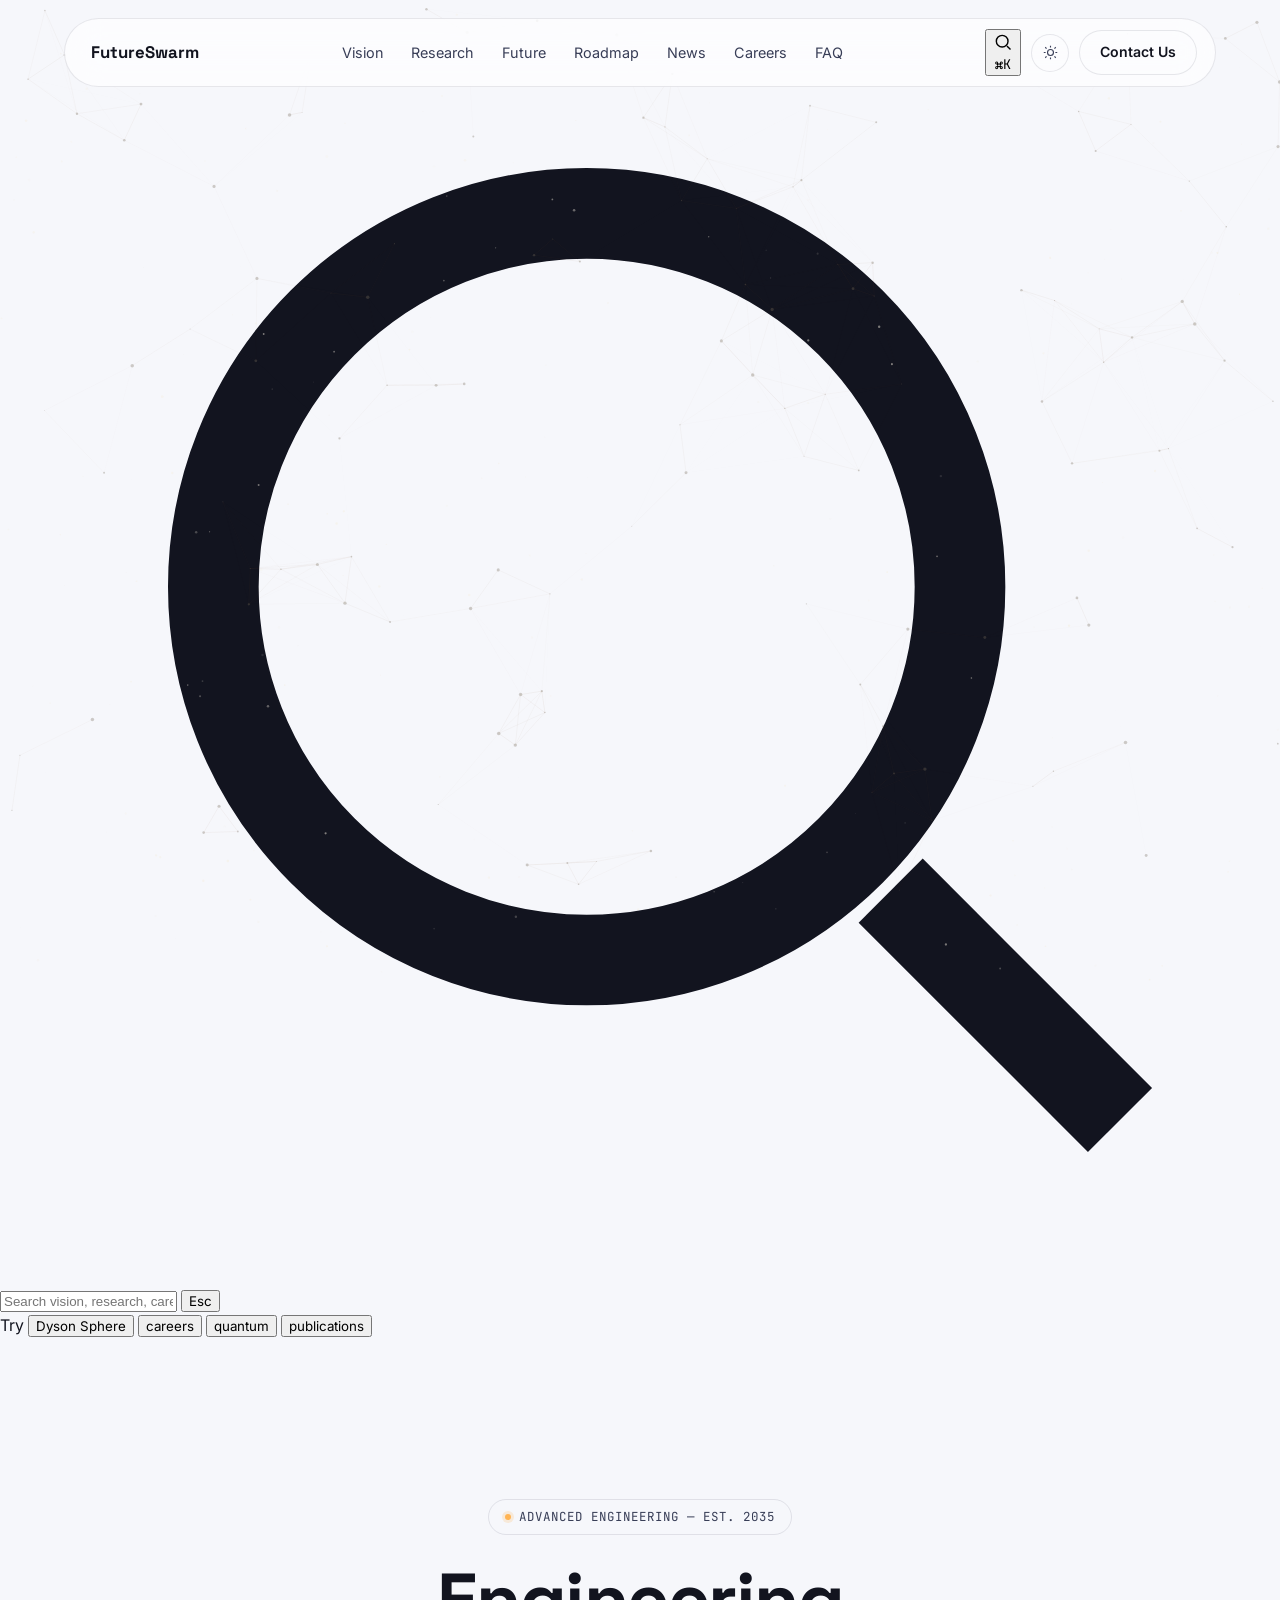
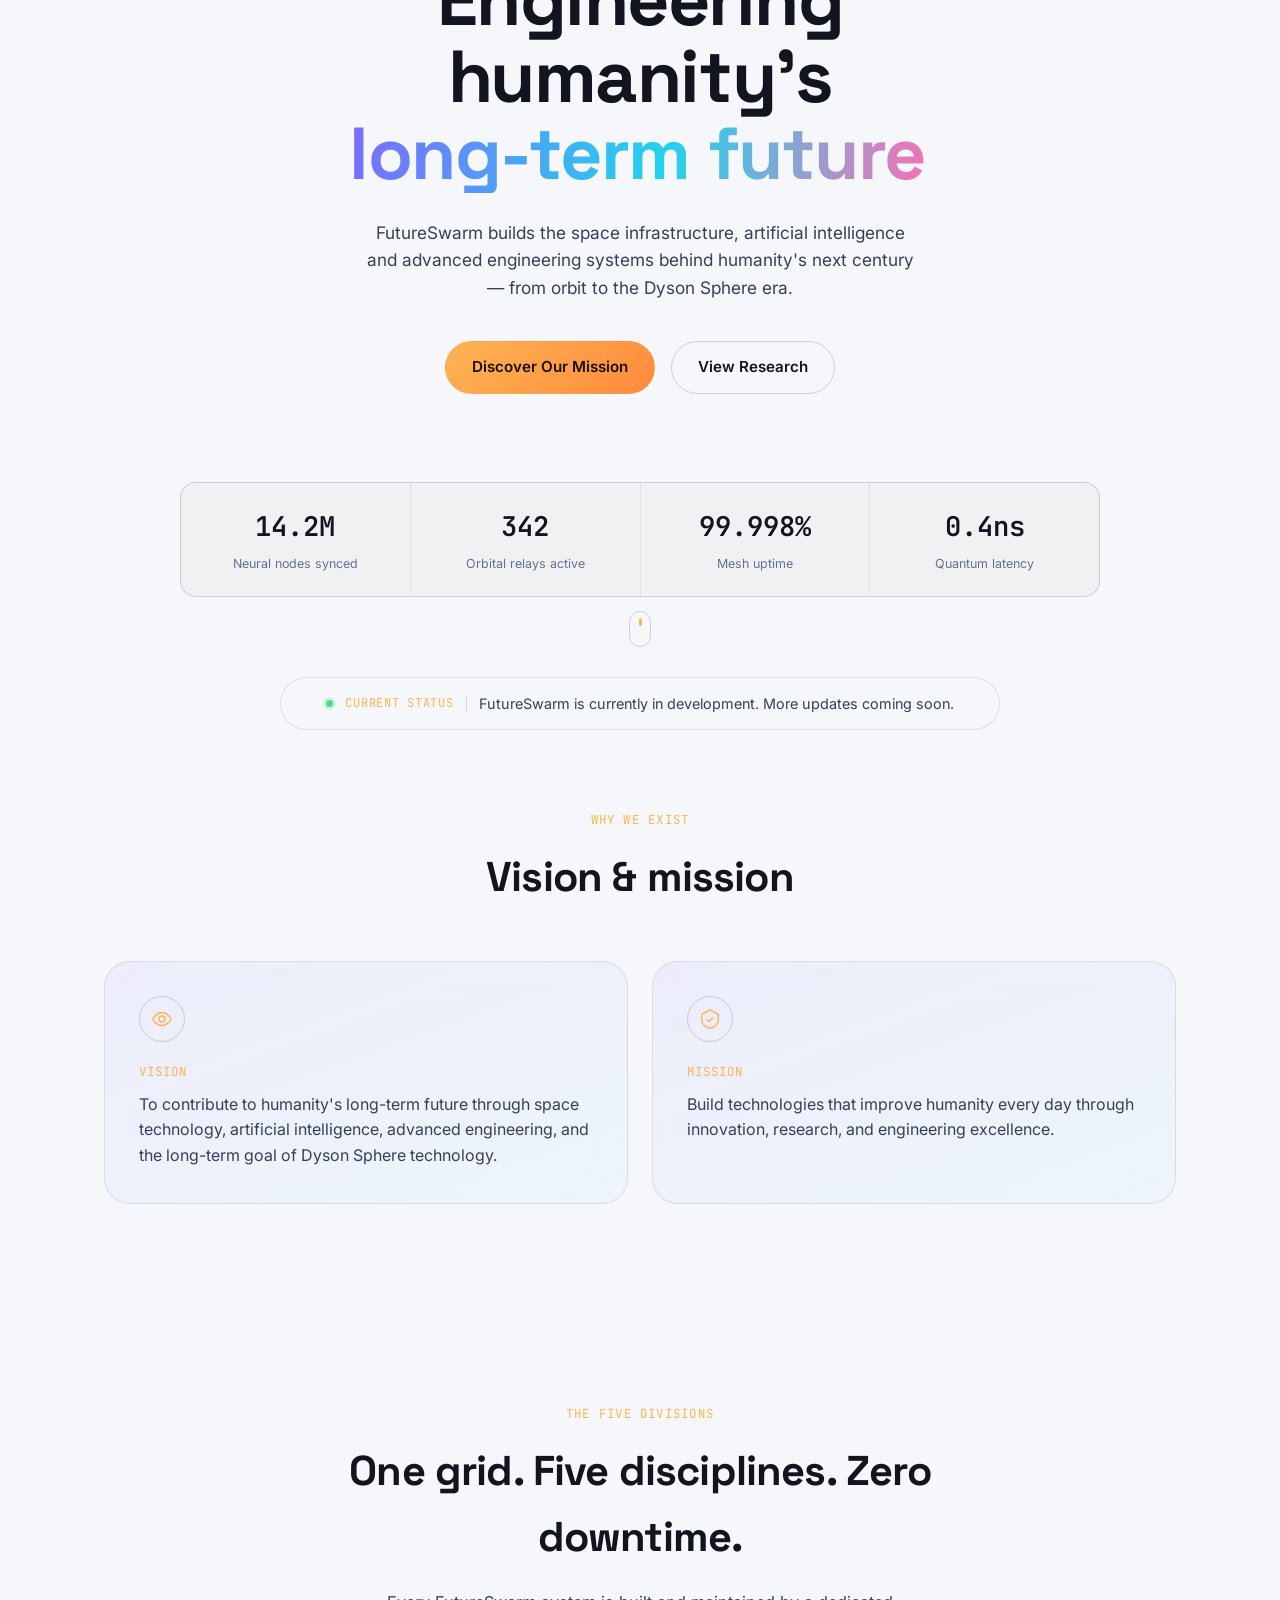
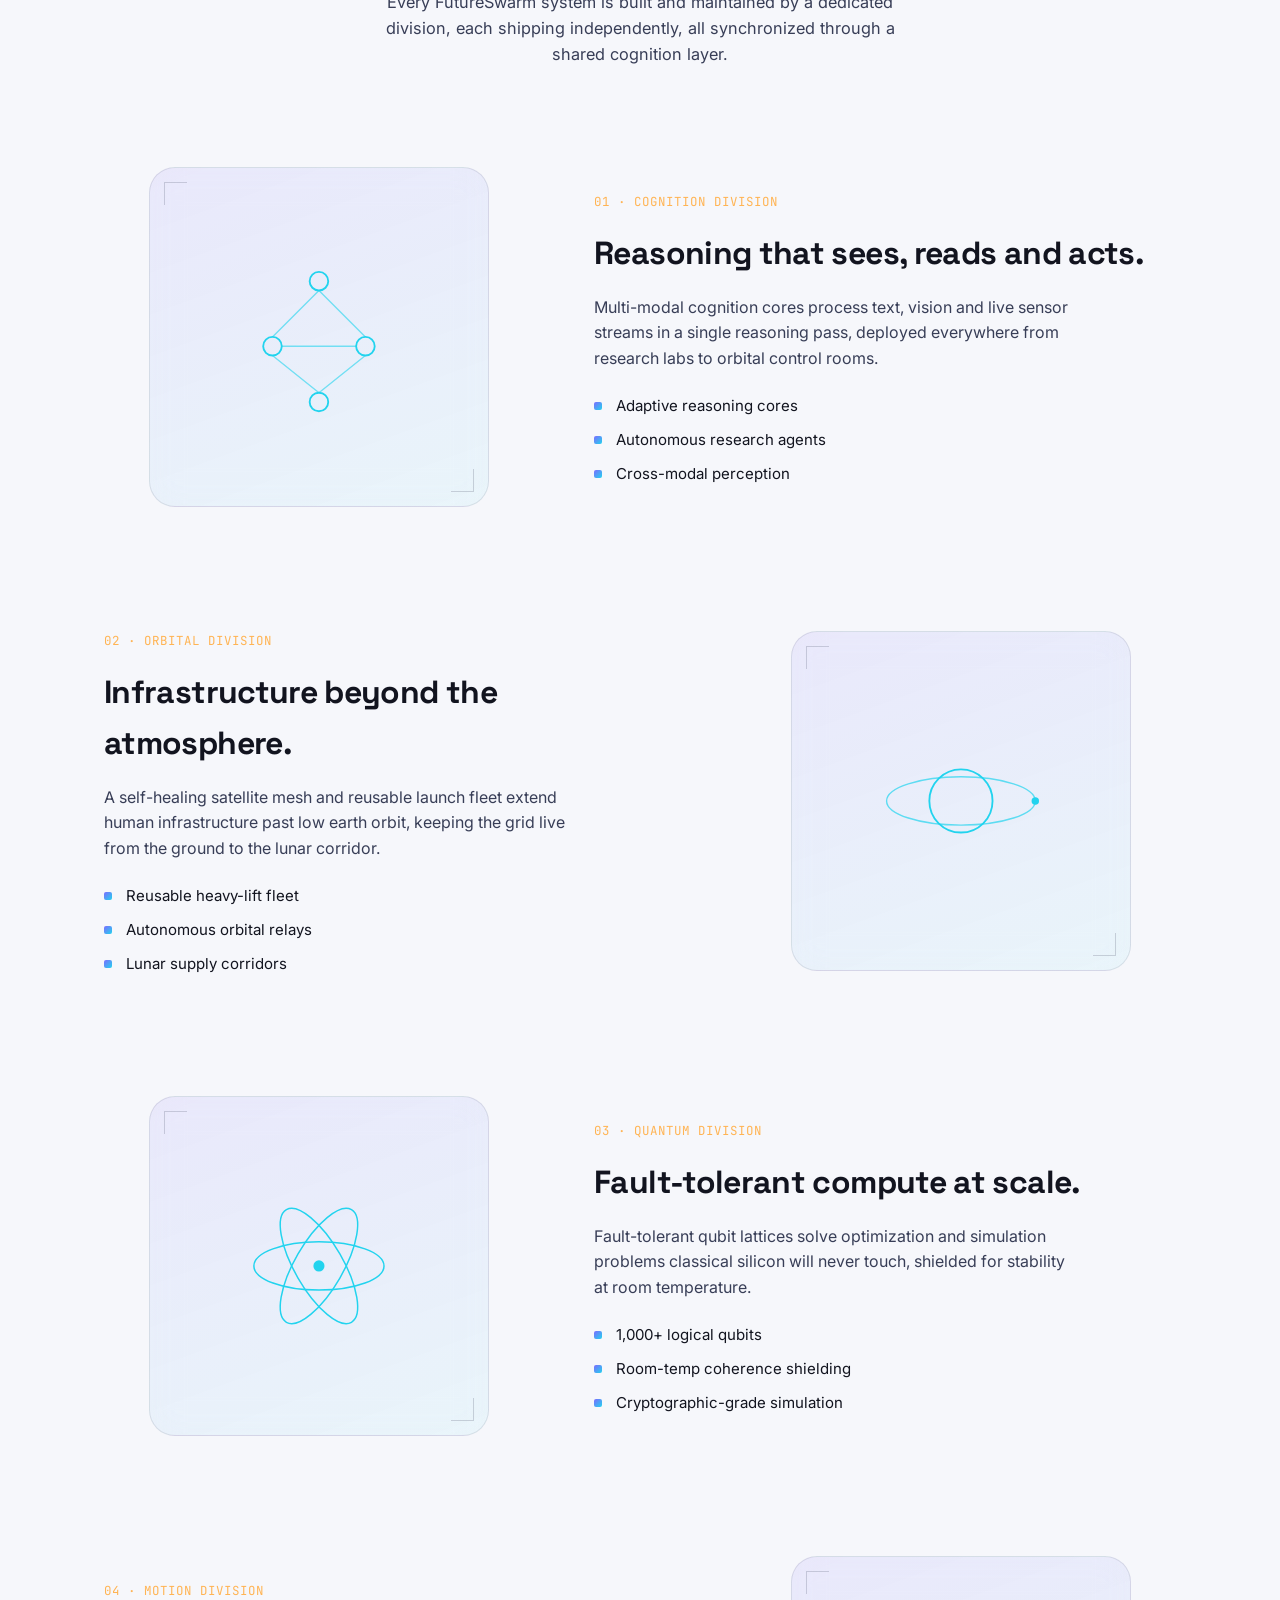
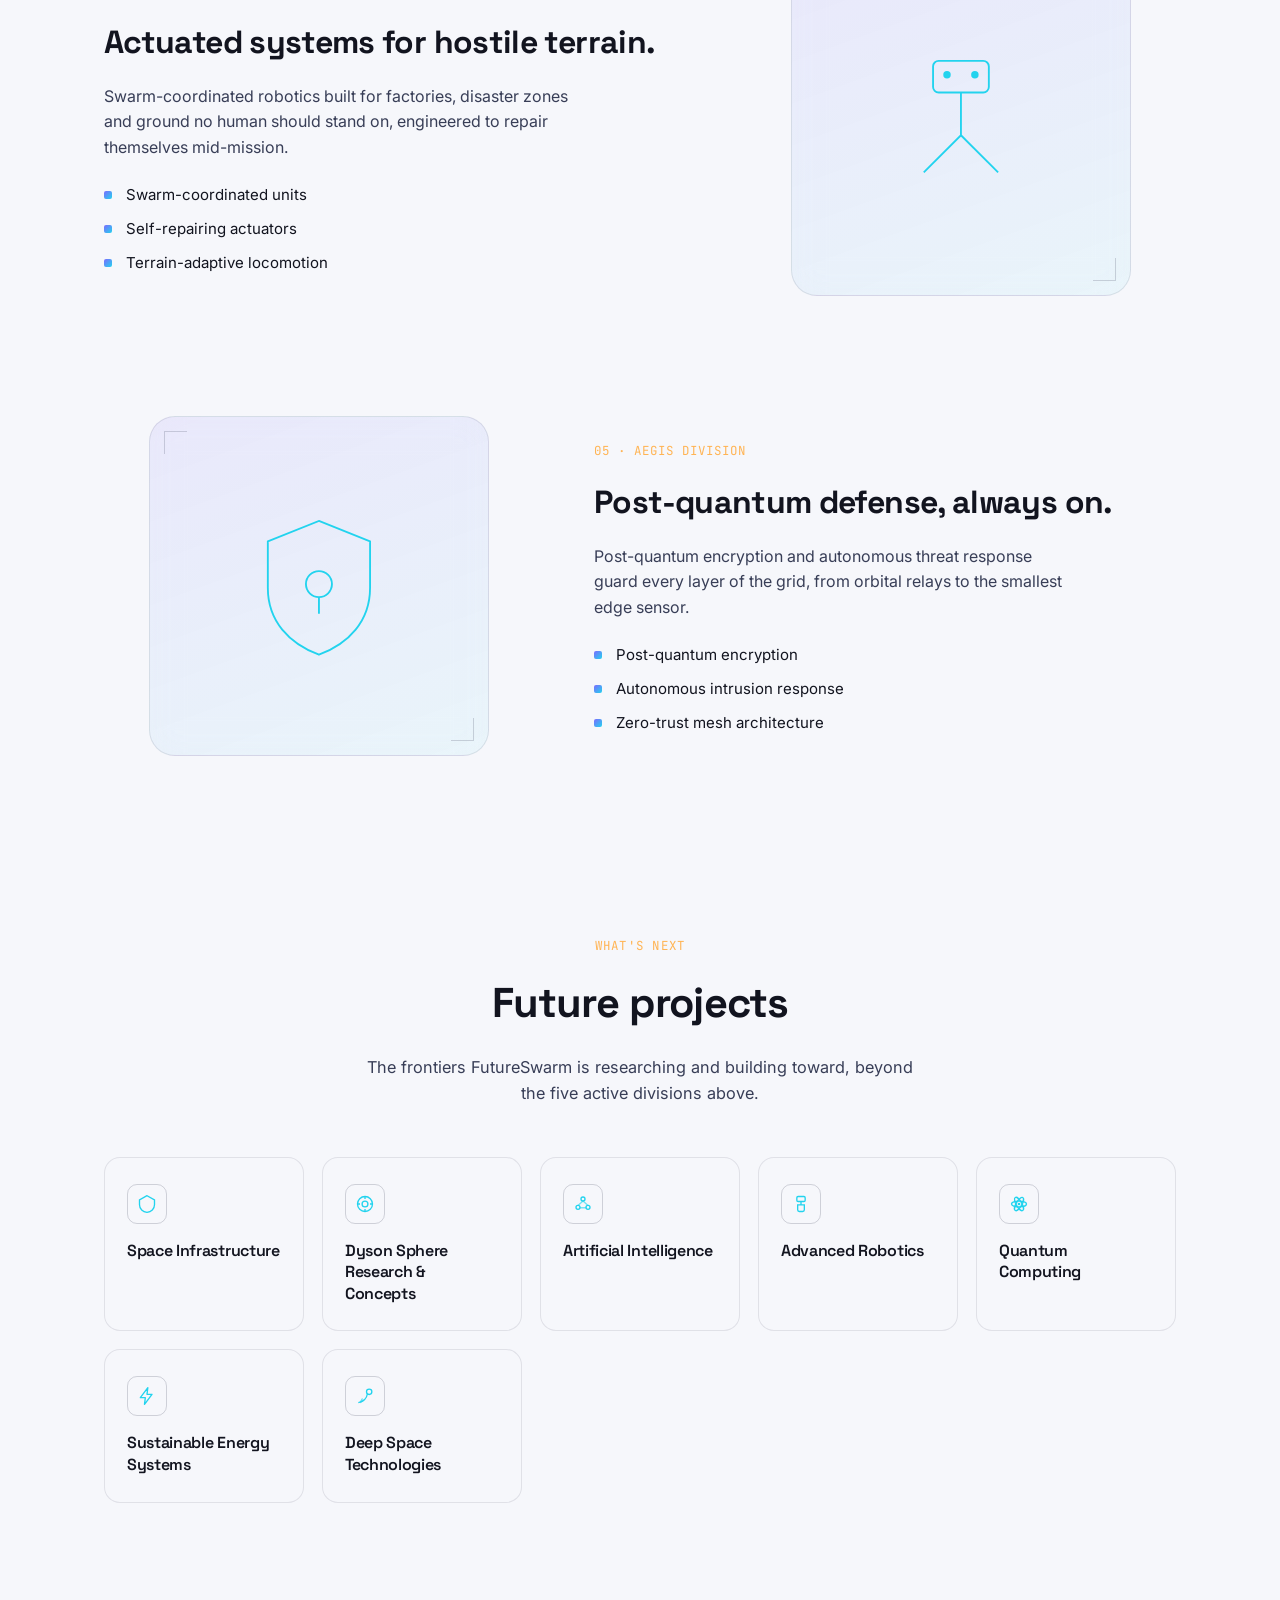
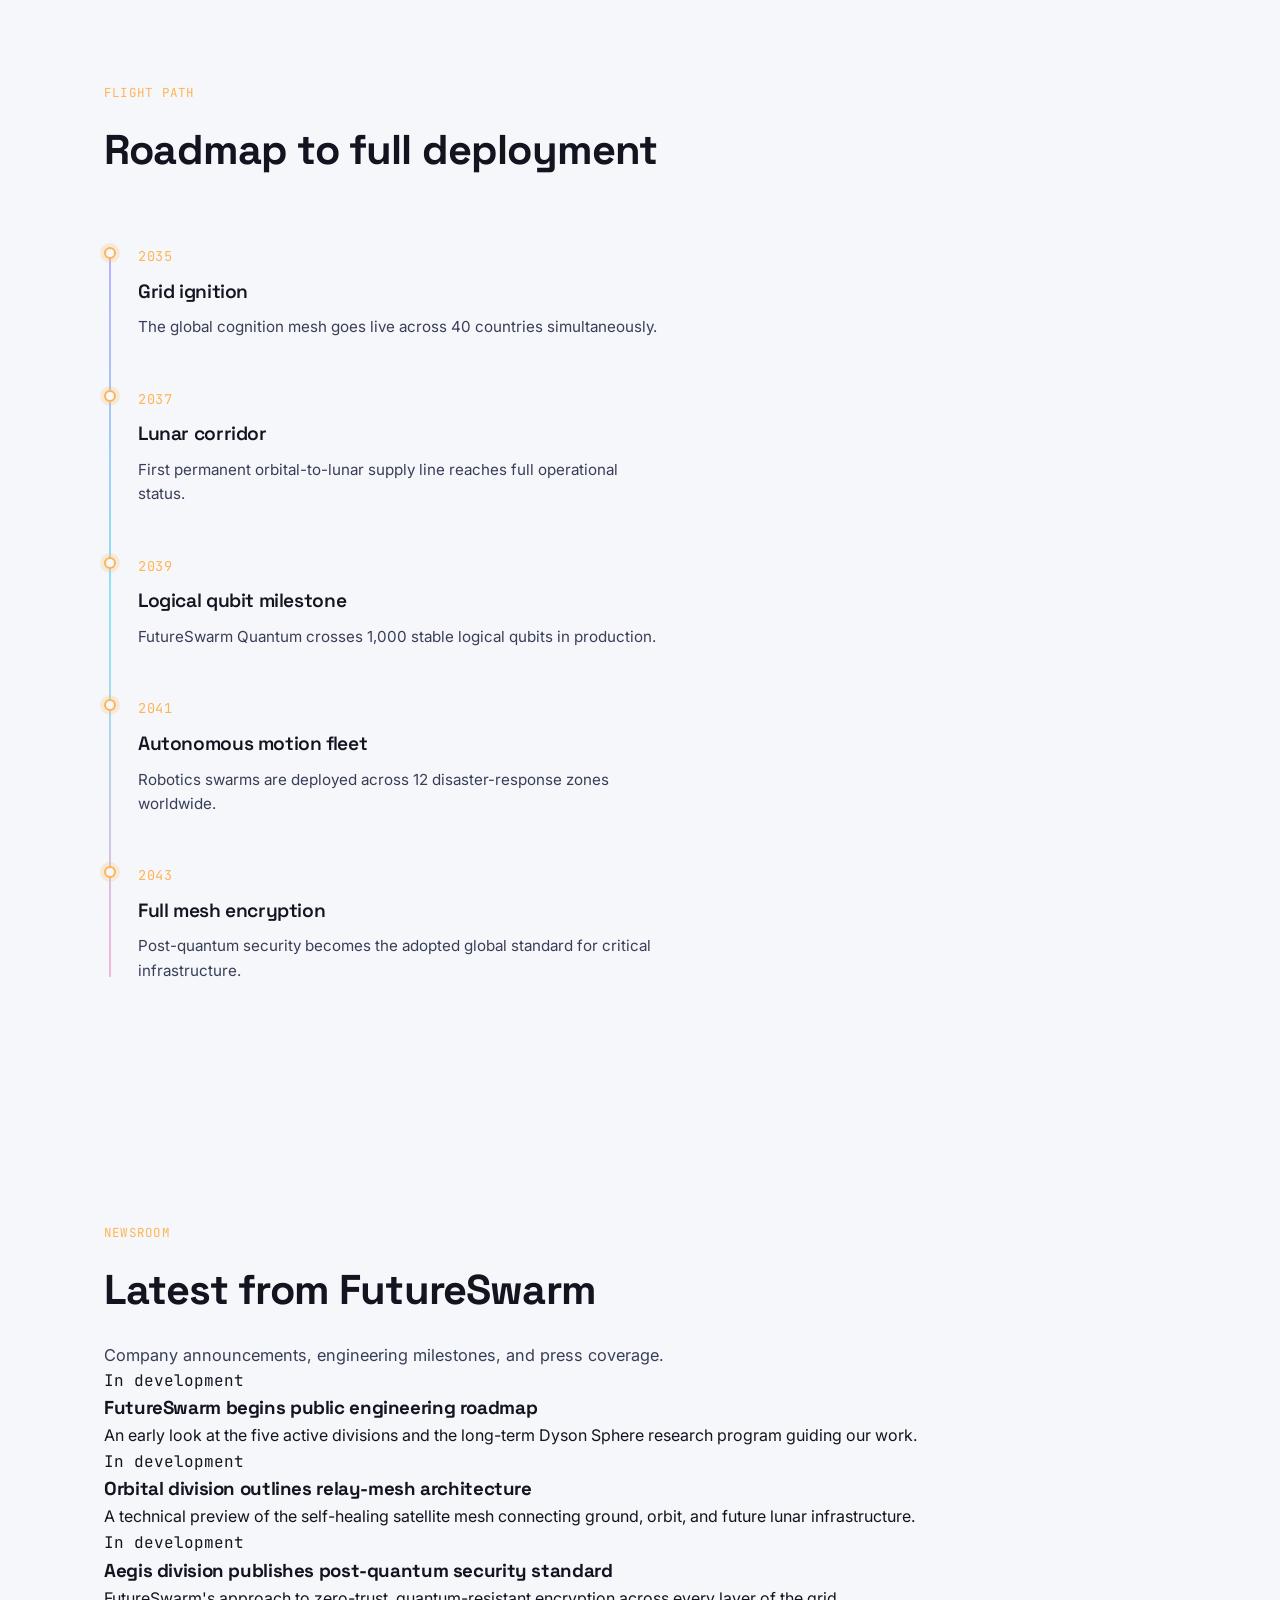
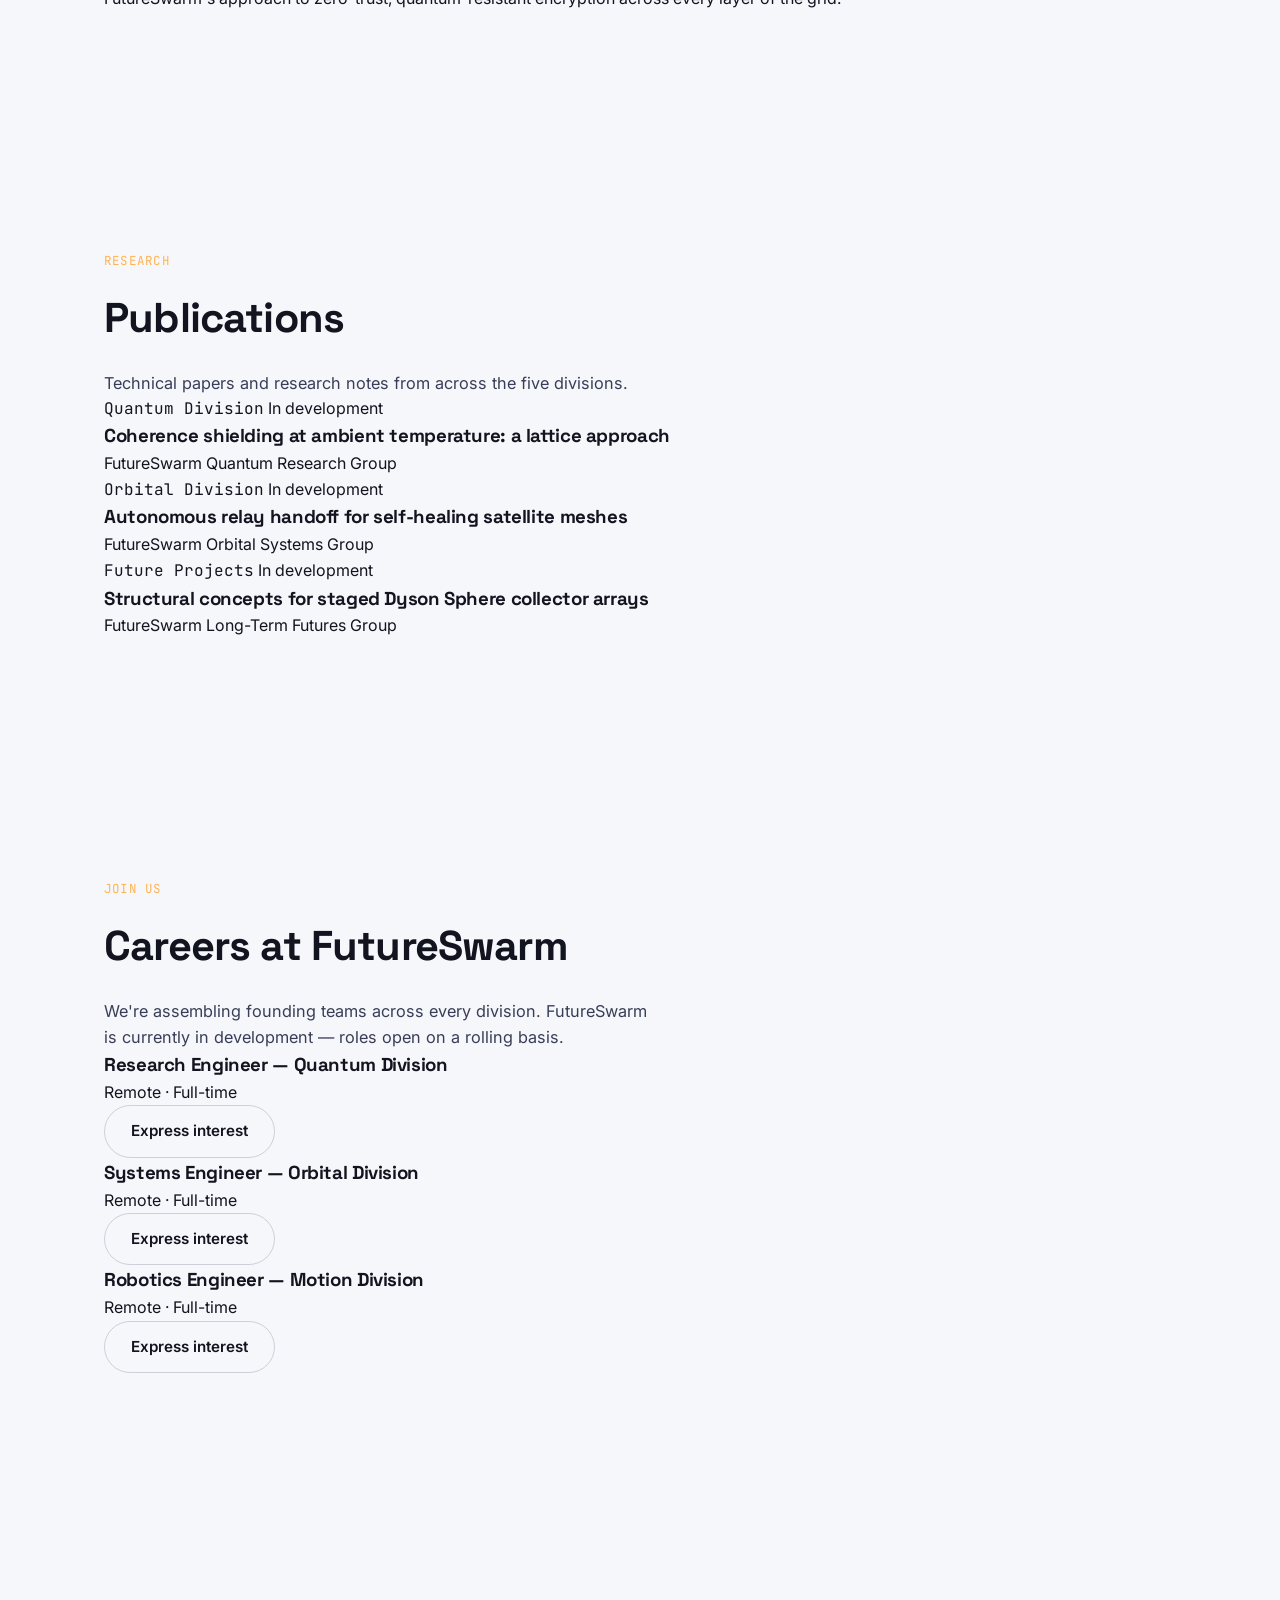
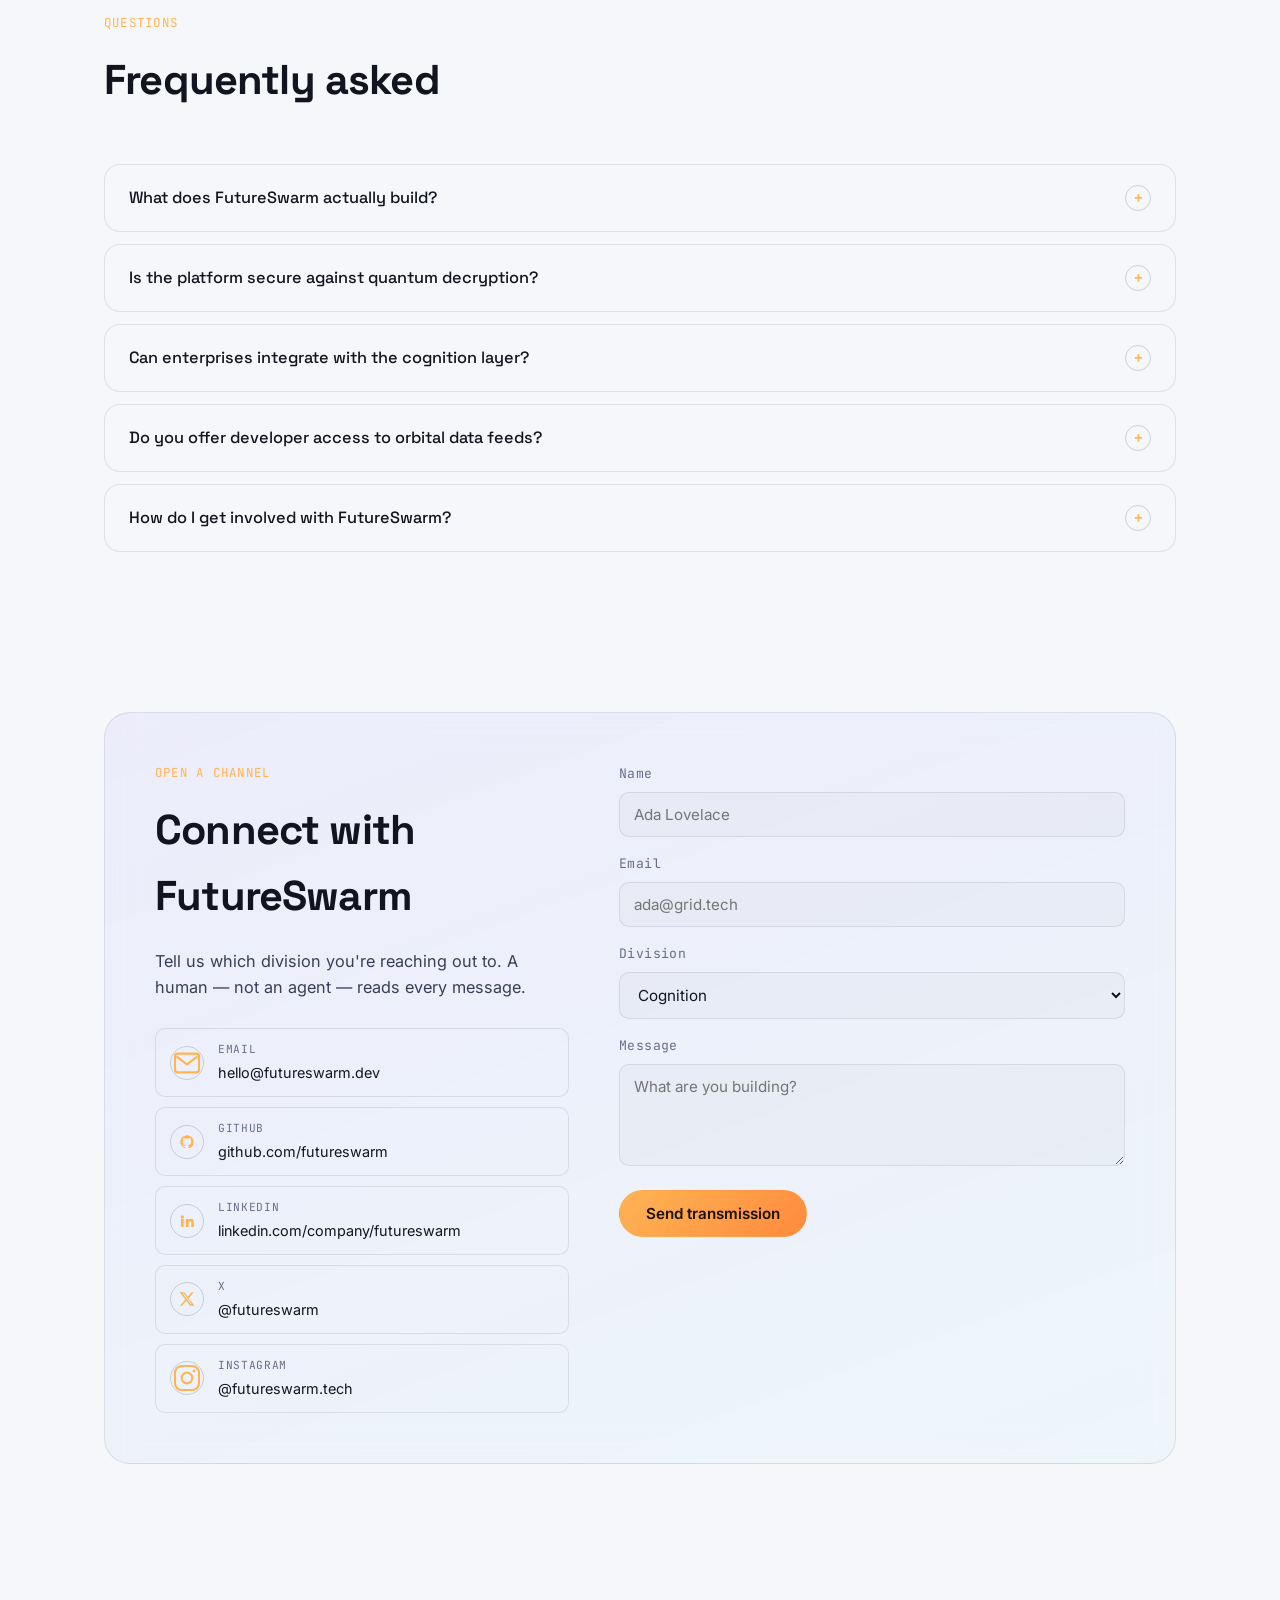
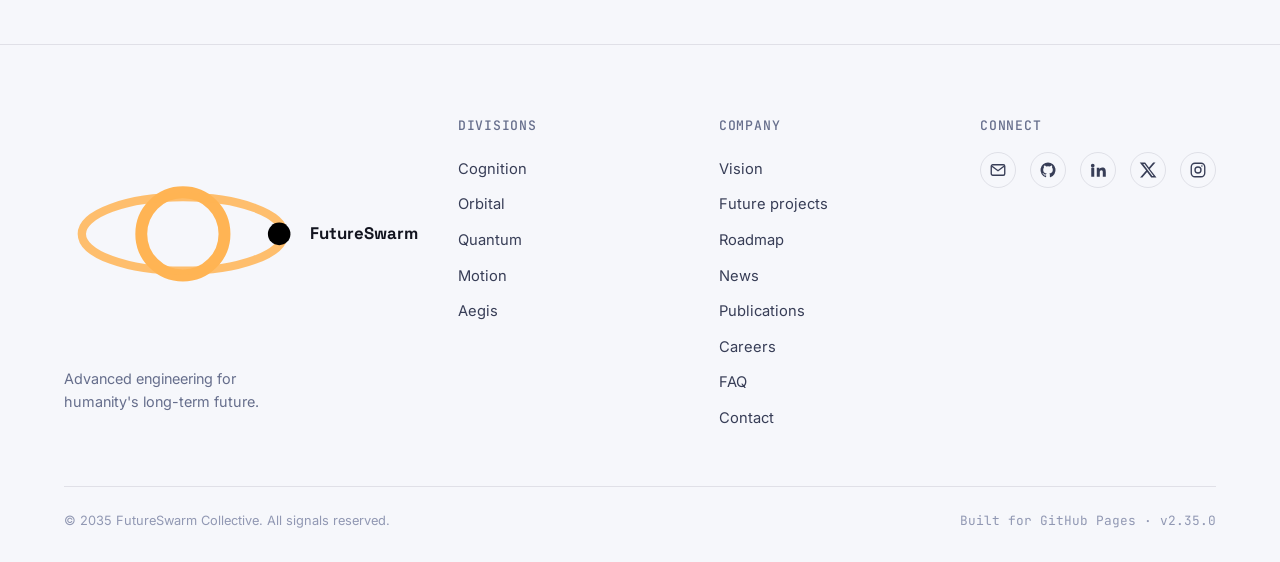
<file: index-3.html>
<!DOCTYPE html>
<html lang="en">
<head>
<meta charset="UTF-8">
<meta name="viewport" content="width=device-width, initial-scale=1.0">
<title>FutureSwarm — Engineering Humanity's Long-Term Future</title>
<meta name="description" content="FutureSwarm is an advanced engineering company building space infrastructure, artificial intelligence, robotics, quantum computing and sustainable energy systems — working toward Dyson Sphere-scale technology for humanity's long-term future.">
<meta name="theme-color" content="#0a0a0a">
<meta property="og:title" content="FutureSwarm — Engineering Humanity's Long-Term Future">
<meta property="og:description" content="Space infrastructure, artificial intelligence, robotics, quantum computing and sustainable energy — advanced engineering for the next century.">
<meta property="og:type" content="website">

<link rel="icon" type="image/svg+xml" href="data:image/svg+xml,%3Csvg xmlns='http://www.w3.org/2000/svg' viewBox='0 0 64 64'%3E%3Crect width='64' height='64' rx='14' fill='%230a0a0a'/%3E%3Ccircle cx='32' cy='32' r='11' fill='none' stroke='%23cda45e' stroke-width='2.4'/%3E%3Cellipse cx='32' cy='32' rx='24' ry='8.5' fill='none' stroke='%23cda45e' stroke-width='2' opacity='0.85'/%3E%3Ccircle cx='53.5' cy='32' r='2.1' fill='%23e8c98a'/%3E%3C/svg%3E">

<link rel="preconnect" href="https://fonts.googleapis.com">
<link rel="preconnect" href="https://fonts.gstatic.com" crossorigin>
<link href="https://fonts.googleapis.com/css2?family=Space+Grotesk:wght@400;500;600;700&family=Inter:wght@400;500;600;700&family=JetBrains+Mono:wght@400;500;600&display=swap" rel="stylesheet">

<link rel="stylesheet" href="style.css">
<noscript><style>
  .loader { display: none !important; }
  main, .nav, .footer { opacity: 1 !important; transform: none !important; }
  [data-reveal] { opacity: 1 !important; transform: none !important; }
</style></noscript>
</head>
<body>

<!-- ===================== LAUNCH SEQUENCE ===================== -->
<div class="loader" id="loader" role="status">
  <p class="sr-only">FutureSwarm is loading. Press skip to continue immediately.</p>

  <div class="launch" id="launch" aria-hidden="true">
    <div class="launch__earth"></div>
    <div class="launch__pad"></div>

    <div class="launch__rocket" id="launchRocket">
      <svg class="rocket" viewBox="0 0 60 132" xmlns="http://www.w3.org/2000/svg">
        <path class="rocket__nose" d="M30 4c-8 0-13 14-13 30h26C43 18 38 4 30 4Z"/>
        <path class="rocket__body" d="M17 34h26v74H17Z"/>
        <line class="rocket__seam" x1="19" y1="48" x2="41" y2="48"/>
        <line class="rocket__seam" x1="19" y1="82" x2="41" y2="82"/>
        <circle class="rocket__window" cx="30" cy="58" r="7"/>
        <circle class="rocket__window-core" cx="30" cy="58" r="3"/>
        <path class="rocket__fin rocket__fin--l" d="M17 96 2 122h15Z"/>
        <path class="rocket__fin rocket__fin--r" d="M43 96 58 122H43Z"/>
        <path class="rocket__engine" d="M20 108h20l-4 20H24Z"/>
      </svg>

      <div class="rocket__exhaust" aria-hidden="true">
        <span class="exhaust__glow"></span>
        <span class="exhaust__core"></span>
        <span class="exhaust__ember" style="--ex:-14px; left:44%; animation-delay:0s"></span>
        <span class="exhaust__ember" style="--ex:10px; left:50%; animation-delay:.12s"></span>
        <span class="exhaust__ember" style="--ex:-6px; left:56%; animation-delay:.24s"></span>
        <span class="exhaust__ember" style="--ex:16px; left:48%; animation-delay:.36s"></span>
        <span class="exhaust__ember" style="--ex:-18px; left:52%; animation-delay:.48s"></span>
        <span class="exhaust__ember" style="--ex:4px; left:46%; animation-delay:.6s"></span>
      </div>
    </div>

    <p class="launch__status mono" id="launchStatus">Systems check</p>
  </div>

  <button class="loader__skip" id="loaderSkip" type="button">
    Skip intro <span aria-hidden="true">&rarr;</span>
  </button>
</div>

<!-- Backdrop canvases for ambient star-field + constellation -->
<canvas id="stars-canvas"></canvas>
<canvas id="field-canvas"></canvas>

<!-- ===================== NAV ===================== -->
<header class="nav" id="nav">
  <div class="nav__inner">
    <a href="#top" class="nav__logo">
      <svg class="nav__logo-mark" viewBox="0 0 40 40" aria-hidden="true">
        <circle cx="20" cy="20" r="7" fill="none" stroke="currentColor" stroke-width="2"/>
        <ellipse cx="20" cy="20" rx="17" ry="6.2" fill="none" stroke="currentColor" stroke-width="1.4" opacity="0.85"/>
        <circle class="nav__logo-dot" cx="36.2" cy="20" r="1.9"/>
      </svg>
      <span>FutureSwarm</span>
    </a>

    <nav class="nav__links" id="navLinks">
      <a href="#vision">Vision</a>
      <a href="#research">Research</a>
      <a href="#future">Future</a>
      <a href="#timeline">Roadmap</a>
      <a href="#news">News</a>
      <a href="#careers">Careers</a>
      <a href="#faq">FAQ</a>
    </nav>

    <div class="nav__actions">
      <button class="nav__search-btn" id="searchTrigger" aria-label="Search FutureSwarm" aria-haspopup="dialog" aria-expanded="false">
        <svg viewBox="0 0 24 24" fill="none" stroke="currentColor" stroke-width="1.7"><circle cx="11" cy="11" r="7"/><path d="m21 21-4.3-4.3"/></svg>
        <span class="nav__search-kbd mono">⌘K</span>
      </button>
      <button class="theme-toggle" id="themeToggle" aria-label="Toggle light and dark mode" aria-pressed="false">
        <svg class="icon-sun" viewBox="0 0 24 24" fill="none" stroke="currentColor" stroke-width="1.6"><circle cx="12" cy="12" r="4.2"/><path d="M12 2.5v2.6M12 18.9v2.6M4.6 4.6l1.8 1.8M17.6 17.6l1.8 1.8M2.5 12h2.6M18.9 12h2.6M4.6 19.4l1.8-1.8M17.6 6.4l1.8-1.8"/></svg>
        <svg class="icon-moon" viewBox="0 0 24 24" fill="none" stroke="currentColor" stroke-width="1.6"><path d="M20 14.5A8.5 8.5 0 1 1 9.5 4a7 7 0 0 0 10.5 10.5Z"/></svg>
      </button>
      <a href="#contact" class="btn btn--ghost nav__cta">Contact Us</a>
      <button class="nav__burger" id="navBurger" aria-label="Open menu" aria-expanded="false">
        <span></span><span></span><span></span>
      </button>
    </div>
  </div>
</header>

<!-- ===================== SEARCH OVERLAY ===================== -->
<div class="search-overlay" id="searchOverlay" aria-hidden="true">
  <div class="search-overlay__backdrop" id="searchBackdrop"></div>
  <div class="search-overlay__panel" role="dialog" aria-modal="true" aria-label="Search FutureSwarm">
    <div class="search-overlay__field">
      <svg class="search-overlay__icon" viewBox="0 0 24 24" fill="none" stroke="currentColor" stroke-width="1.7"><circle cx="11" cy="11" r="7"/><path d="m21 21-4.3-4.3"/></svg>
      <input type="text" id="searchInput" class="search-overlay__input" placeholder="Search vision, research, careers, publications…" autocomplete="off" spellcheck="false">
      <button class="search-overlay__close" id="searchClose" aria-label="Close search">Esc</button>
    </div>
    <div class="search-overlay__results" id="searchResults">
      <p class="search-overlay__hint">
        Try <button type="button" class="search-overlay__chip" data-query="Dyson Sphere">Dyson Sphere</button>
        <button type="button" class="search-overlay__chip" data-query="careers">careers</button>
        <button type="button" class="search-overlay__chip" data-query="quantum">quantum</button>
        <button type="button" class="search-overlay__chip" data-query="publications">publications</button>
      </p>
    </div>
  </div>
</div>

<main id="top">

  <!-- ===================== HERO ===================== -->
  <section class="hero" id="hero">
    <div class="orbit-decor" aria-hidden="true">
      <span class="orbit-ring orbit-ring--1"><span class="orbit-dot"></span></span>
      <span class="orbit-ring orbit-ring--2"><span class="orbit-dot"></span></span>
      <span class="orbit-ring orbit-ring--3"></span>
    </div>

    <span class="hud-corner hud-corner--tl" aria-hidden="true"></span>
    <span class="hud-corner hud-corner--tr" aria-hidden="true"></span>
    <span class="hud-corner hud-corner--bl" aria-hidden="true"></span>
    <span class="hud-corner hud-corner--br" aria-hidden="true"></span>

    <div class="hero__inner">
      <p class="eyebrow" data-reveal>
        <span class="eyebrow__dot"></span> Advanced Engineering — Est. 2035
      </p>
      <h1 class="hero__title" data-reveal>
        <span class="hero__title-line" id="typeLine1" data-type-text="Engineering humanity's"></span><br>
        <span class="hero__title-grad hero__title-line" id="typeLine2" data-type-text="long-term future"></span><span class="hero__caret" id="typeCaret" aria-hidden="true"></span>
      </h1>
      <p class="hero__sub" data-reveal>
        FutureSwarm builds the space infrastructure, artificial intelligence
        and advanced engineering systems behind humanity's next century —
        from orbit to the Dyson Sphere era.
      </p>
      <div class="hero__cta-row" data-reveal>
        <a href="#vision" class="btn btn--primary">Discover Our Mission</a>
        <a href="#research" class="btn btn--outline">View Research</a>
      </div>
    </div>

    <div class="readout" data-reveal aria-label="Live network statistics">
      <div class="readout__item">
        <span class="readout__value" data-counter data-target="14.2" data-decimals="1" data-suffix="M">0</span>
        <span class="readout__label">Neural nodes synced</span>
      </div>
      <div class="readout__item">
        <span class="readout__value" data-counter data-target="342" data-suffix="">0</span>
        <span class="readout__label">Orbital relays active</span>
      </div>
      <div class="readout__item">
        <span class="readout__value" data-counter data-target="99.998" data-decimals="3" data-suffix="%">0</span>
        <span class="readout__label">Mesh uptime</span>
      </div>
      <div class="readout__item">
        <span class="readout__value" data-counter data-target="0.4" data-decimals="1" data-suffix="ns">0</span>
        <span class="readout__label">Quantum latency</span>
      </div>
    </div>

    <div class="floaters" id="heroFloaters" aria-hidden="true"></div>

    <a href="#ai" class="scroll-cue" aria-label="Scroll to content"><span></span></a>
  </section>

  <!-- ===================== STATUS STRIP ===================== -->
  <section class="status-strip" data-reveal>
    <span class="status-strip__dot"></span>
    <span class="status-strip__label mono">Current status</span>
    <span class="status-strip__divider" aria-hidden="true"></span>
    <span class="status-strip__text">FutureSwarm is currently in development. More updates coming soon.</span>
  </section>

  <!-- ===================== VISION & MISSION ===================== -->
  <section class="section manifesto" id="vision">
    <p class="section__eyebrow" data-reveal>Why we exist</p>
    <h2 class="section__title" data-reveal>Vision &amp; mission</h2>

    <div class="manifesto__grid">
      <div class="manifesto__card" data-reveal>
        <div class="manifesto__icon">
          <svg viewBox="0 0 24 24" fill="none" stroke="currentColor" stroke-width="1.6"><path d="M2 12s3.5-7 10-7 10 7 10 7-3.5 7-10 7-10-7-10-7Z"/><circle cx="12" cy="12" r="3.2"/></svg>
        </div>
        <span class="manifesto__tag">Vision</span>
        <p class="manifesto__text">
          To contribute to humanity's long-term future through space
          technology, artificial intelligence, advanced engineering, and
          the long-term goal of Dyson Sphere technology.
        </p>
      </div>

      <div class="manifesto__card" data-reveal>
        <div class="manifesto__icon">
          <svg viewBox="0 0 24 24" fill="none" stroke="currentColor" stroke-width="1.6"><path d="M12 2 3 7v6c0 5 4 8.5 9 9 5-.5 9-4 9-9V7l-9-5Z"/><path d="M8.5 12.5l2.3 2.3L15.5 10"/></svg>
        </div>
        <span class="manifesto__tag">Mission</span>
        <p class="manifesto__text">
          Build technologies that improve humanity every day through
          innovation, research, and engineering excellence.
        </p>
      </div>
    </div>
  </section>

  <!-- ===================== DIVISIONS INTRO ===================== -->
  <section class="section section--intro" id="research">
    <p class="section__eyebrow" data-reveal>The five divisions</p>
    <h2 class="section__title" data-reveal>One grid. Five disciplines. Zero downtime.</h2>
    <p class="section__desc" data-reveal>
      Every FutureSwarm system is built and maintained by a dedicated division,
      each shipping independently, all synchronized through a shared
      cognition layer.
    </p>
  </section>

  <!-- ===================== AI ===================== -->
  <section class="division" id="ai">
    <div class="division__media" data-reveal aria-hidden="true">
      <div class="hud-frame">
        <svg viewBox="0 0 200 200" class="hud-icon">
          <circle cx="100" cy="40" r="10" stroke="currentColor" fill="none" stroke-width="2"/>
          <circle cx="50" cy="110" r="10" stroke="currentColor" fill="none" stroke-width="2"/>
          <circle cx="150" cy="110" r="10" stroke="currentColor" fill="none" stroke-width="2"/>
          <circle cx="100" cy="170" r="10" stroke="currentColor" fill="none" stroke-width="2"/>
          <path d="M100 50 L50 100 M100 50 L150 100 M50 120 L100 160 M150 120 L100 160 M60 110 L140 110" stroke="currentColor" stroke-width="1.5" opacity="0.6"/>
        </svg>
      </div>
    </div>
    <div class="division__content" data-reveal>
      <span class="division__tag">01 · Cognition Division</span>
      <h3 class="division__title">Reasoning that sees, reads and acts.</h3>
      <p class="division__desc">
        Multi-modal cognition cores process text, vision and live sensor
        streams in a single reasoning pass, deployed everywhere from
        research labs to orbital control rooms.
      </p>
      <ul class="division__list">
        <li>Adaptive reasoning cores</li>
        <li>Autonomous research agents</li>
        <li>Cross-modal perception</li>
      </ul>
    </div>
  </section>

  <!-- ===================== SPACE ===================== -->
  <section class="division division--reverse" id="space">
    <div class="division__media" data-reveal aria-hidden="true">
      <div class="hud-frame">
        <svg viewBox="0 0 200 200" class="hud-icon">
          <circle cx="100" cy="100" r="34" stroke="currentColor" fill="none" stroke-width="2"/>
          <ellipse cx="100" cy="100" rx="80" ry="26" stroke="currentColor" fill="none" stroke-width="1.5" opacity="0.7"/>
          <circle cx="180" cy="100" r="4" fill="currentColor"/>
        </svg>
      </div>
    </div>
    <div class="division__content" data-reveal>
      <span class="division__tag">02 · Orbital Division</span>
      <h3 class="division__title">Infrastructure beyond the atmosphere.</h3>
      <p class="division__desc">
        A self-healing satellite mesh and reusable launch fleet extend
        human infrastructure past low earth orbit, keeping the grid live
        from the ground to the lunar corridor.
      </p>
      <ul class="division__list">
        <li>Reusable heavy-lift fleet</li>
        <li>Autonomous orbital relays</li>
        <li>Lunar supply corridors</li>
      </ul>
    </div>
  </section>

  <!-- ===================== QUANTUM ===================== -->
  <section class="division" id="quantum">
    <div class="division__media" data-reveal aria-hidden="true">
      <div class="hud-frame">
        <svg viewBox="0 0 200 200" class="hud-icon">
          <circle cx="100" cy="100" r="6" fill="currentColor"/>
          <ellipse cx="100" cy="100" rx="70" ry="26" stroke="currentColor" fill="none" stroke-width="1.6"/>
          <ellipse cx="100" cy="100" rx="70" ry="26" stroke="currentColor" fill="none" stroke-width="1.6" transform="rotate(60 100 100)"/>
          <ellipse cx="100" cy="100" rx="70" ry="26" stroke="currentColor" fill="none" stroke-width="1.6" transform="rotate(120 100 100)"/>
        </svg>
      </div>
    </div>
    <div class="division__content" data-reveal>
      <span class="division__tag">03 · Quantum Division</span>
      <h3 class="division__title">Fault-tolerant compute at scale.</h3>
      <p class="division__desc">
        Fault-tolerant qubit lattices solve optimization and simulation
        problems classical silicon will never touch, shielded for
        stability at room temperature.
      </p>
      <ul class="division__list">
        <li>1,000+ logical qubits</li>
        <li>Room-temp coherence shielding</li>
        <li>Cryptographic-grade simulation</li>
      </ul>
    </div>
  </section>

  <!-- ===================== ROBOTICS ===================== -->
  <section class="division division--reverse" id="robotics">
    <div class="division__media" data-reveal aria-hidden="true">
      <div class="hud-frame">
        <svg viewBox="0 0 200 200" class="hud-icon">
          <rect x="70" y="30" width="60" height="34" rx="6" stroke="currentColor" fill="none" stroke-width="2"/>
          <line x1="100" y1="64" x2="100" y2="110" stroke="currentColor" stroke-width="2"/>
          <line x1="100" y1="110" x2="60" y2="150" stroke="currentColor" stroke-width="2"/>
          <line x1="100" y1="110" x2="140" y2="150" stroke="currentColor" stroke-width="2"/>
          <circle cx="85" cy="45" r="4" fill="currentColor"/>
          <circle cx="115" cy="45" r="4" fill="currentColor"/>
        </svg>
      </div>
    </div>
    <div class="division__content" data-reveal>
      <span class="division__tag">04 · Motion Division</span>
      <h3 class="division__title">Actuated systems for hostile terrain.</h3>
      <p class="division__desc">
        Swarm-coordinated robotics built for factories, disaster zones and
        ground no human should stand on, engineered to repair themselves
        mid-mission.
      </p>
      <ul class="division__list">
        <li>Swarm-coordinated units</li>
        <li>Self-repairing actuators</li>
        <li>Terrain-adaptive locomotion</li>
      </ul>
    </div>
  </section>

  <!-- ===================== CYBER ===================== -->
  <section class="division" id="cyber">
    <div class="division__media" data-reveal aria-hidden="true">
      <div class="hud-frame">
        <svg viewBox="0 0 200 200" class="hud-icon">
          <path d="M100 30 L155 52 V102 C155 138 132 162 100 174 C68 162 45 138 45 102 V52 Z" stroke="currentColor" fill="none" stroke-width="2"/>
          <circle cx="100" cy="98" r="14" stroke="currentColor" fill="none" stroke-width="2"/>
          <line x1="100" y1="112" x2="100" y2="130" stroke="currentColor" stroke-width="2"/>
        </svg>
      </div>
    </div>
    <div class="division__content" data-reveal>
      <span class="division__tag">05 · Aegis Division</span>
      <h3 class="division__title">Post-quantum defense, always on.</h3>
      <p class="division__desc">
        Post-quantum encryption and autonomous threat response guard every
        layer of the grid, from orbital relays to the smallest edge
        sensor.
      </p>
      <ul class="division__list">
        <li>Post-quantum encryption</li>
        <li>Autonomous intrusion response</li>
        <li>Zero-trust mesh architecture</li>
      </ul>
    </div>
  </section>

  <!-- ===================== FUTURE PROJECTS ===================== -->
  <section class="section future-section" id="future">
    <p class="section__eyebrow" data-reveal>What's next</p>
    <h2 class="section__title" data-reveal>Future projects</h2>
    <p class="section__desc" data-reveal>
      The frontiers FutureSwarm is researching and building toward, beyond
      the five active divisions above.
    </p>

    <div class="future-grid">
      <div class="future-card" data-reveal>
        <div class="future-card__icon">
          <svg viewBox="0 0 24 24" fill="none" stroke="currentColor" stroke-width="1.6"><path d="M12 2 3 7v6c0 5 4 8.5 9 9 5-.5 9-4 9-9V7l-9-5Z"/></svg>
        </div>
        <h3 class="future-card__title">Space Infrastructure</h3>
      </div>

      <div class="future-card" data-reveal>
        <div class="future-card__icon">
          <svg viewBox="0 0 24 24" fill="none" stroke="currentColor" stroke-width="1.6"><circle cx="12" cy="12" r="3.5"/><circle cx="12" cy="12" r="9"/><path d="M12 3v3M12 18v3M3 12h3M18 12h3"/></svg>
        </div>
        <h3 class="future-card__title">Dyson Sphere Research &amp; Concepts</h3>
      </div>

      <div class="future-card" data-reveal>
        <div class="future-card__icon">
          <svg viewBox="0 0 24 24" fill="none" stroke="currentColor" stroke-width="1.6"><circle cx="12" cy="6" r="2.4"/><circle cx="6" cy="16" r="2.4"/><circle cx="18" cy="16" r="2.4"/><path d="M12 8.4 6 13.8M12 8.4l6 5.4M8 16.5h8" opacity="0.6"/></svg>
        </div>
        <h3 class="future-card__title">Artificial Intelligence</h3>
      </div>

      <div class="future-card" data-reveal>
        <div class="future-card__icon">
          <svg viewBox="0 0 24 24" fill="none" stroke="currentColor" stroke-width="1.6"><rect x="7" y="3" width="10" height="6" rx="1.5"/><path d="M12 9v4M8 13h8v6a2 2 0 0 1-2 2h-4a2 2 0 0 1-2-2v-6Z"/></svg>
        </div>
        <h3 class="future-card__title">Advanced Robotics</h3>
      </div>

      <div class="future-card" data-reveal>
        <div class="future-card__icon">
          <svg viewBox="0 0 24 24" fill="none" stroke="currentColor" stroke-width="1.6"><circle cx="12" cy="12" r="1.6" fill="currentColor" stroke="none"/><ellipse cx="12" cy="12" rx="9" ry="3.4"/><ellipse cx="12" cy="12" rx="9" ry="3.4" transform="rotate(60 12 12)"/><ellipse cx="12" cy="12" rx="9" ry="3.4" transform="rotate(120 12 12)"/></svg>
        </div>
        <h3 class="future-card__title">Quantum Computing</h3>
      </div>

      <div class="future-card" data-reveal>
        <div class="future-card__icon">
          <svg viewBox="0 0 24 24" fill="none" stroke="currentColor" stroke-width="1.6"><path d="M13 2 4 14h6l-1 8 9-12h-6l1-8Z" stroke-linejoin="round"/></svg>
        </div>
        <h3 class="future-card__title">Sustainable Energy Systems</h3>
      </div>

      <div class="future-card" data-reveal>
        <div class="future-card__icon">
          <svg viewBox="0 0 24 24" fill="none" stroke="currentColor" stroke-width="1.6"><path d="M4 20c6-1 10-5 11-11" /><circle cx="17" cy="7" r="3.2"/><path d="M9 15l-3 5 5-3" opacity="0.7"/></svg>
        </div>
        <h3 class="future-card__title">Deep Space Technologies</h3>
      </div>
    </div>
  </section>

  <!-- ===================== TIMELINE ===================== -->
  <section class="section timeline-section" id="timeline">
    <p class="section__eyebrow" data-reveal>Flight path</p>
    <h2 class="section__title" data-reveal>Roadmap to full deployment</h2>

    <div class="timeline">
      <div class="timeline__line" aria-hidden="true"></div>

      <div class="timeline__item" data-reveal>
        <div class="timeline__node"></div>
        <span class="timeline__year">2035</span>
        <h3 class="timeline__title">Grid ignition</h3>
        <p class="timeline__desc">The global cognition mesh goes live across 40 countries simultaneously.</p>
      </div>

      <div class="timeline__item" data-reveal>
        <div class="timeline__node"></div>
        <span class="timeline__year">2037</span>
        <h3 class="timeline__title">Lunar corridor</h3>
        <p class="timeline__desc">First permanent orbital-to-lunar supply line reaches full operational status.</p>
      </div>

      <div class="timeline__item" data-reveal>
        <div class="timeline__node"></div>
        <span class="timeline__year">2039</span>
        <h3 class="timeline__title">Logical qubit milestone</h3>
        <p class="timeline__desc">FutureSwarm Quantum crosses 1,000 stable logical qubits in production.</p>
      </div>

      <div class="timeline__item" data-reveal>
        <div class="timeline__node"></div>
        <span class="timeline__year">2041</span>
        <h3 class="timeline__title">Autonomous motion fleet</h3>
        <p class="timeline__desc">Robotics swarms are deployed across 12 disaster-response zones worldwide.</p>
      </div>

      <div class="timeline__item" data-reveal>
        <div class="timeline__node"></div>
        <span class="timeline__year">2043</span>
        <h3 class="timeline__title">Full mesh encryption</h3>
        <p class="timeline__desc">Post-quantum security becomes the adopted global standard for critical infrastructure.</p>
      </div>
    </div>
  </section>

  <!-- ===================== NEWS ===================== -->
  <section class="section news-section" id="news">
    <p class="section__eyebrow" data-reveal>Newsroom</p>
    <h2 class="section__title" data-reveal>Latest from FutureSwarm</h2>
    <p class="section__desc" data-reveal>
      Company announcements, engineering milestones, and press coverage.
    </p>

    <div class="news-grid">
      <article class="news-card" data-reveal>
        <span class="news-card__date mono">In development</span>
        <h3 class="news-card__title">FutureSwarm begins public engineering roadmap</h3>
        <p class="news-card__desc">An early look at the five active divisions and the long-term Dyson Sphere research program guiding our work.</p>
      </article>

      <article class="news-card" data-reveal>
        <span class="news-card__date mono">In development</span>
        <h3 class="news-card__title">Orbital division outlines relay-mesh architecture</h3>
        <p class="news-card__desc">A technical preview of the self-healing satellite mesh connecting ground, orbit, and future lunar infrastructure.</p>
      </article>

      <article class="news-card" data-reveal>
        <span class="news-card__date mono">In development</span>
        <h3 class="news-card__title">Aegis division publishes post-quantum security standard</h3>
        <p class="news-card__desc">FutureSwarm's approach to zero-trust, quantum-resistant encryption across every layer of the grid.</p>
      </article>
    </div>
  </section>

  <!-- ===================== PUBLICATIONS ===================== -->
  <section class="section publications-section" id="publications">
    <p class="section__eyebrow" data-reveal>Research</p>
    <h2 class="section__title" data-reveal>Publications</h2>
    <p class="section__desc" data-reveal>
      Technical papers and research notes from across the five divisions.
    </p>

    <div class="pub-list" data-reveal>
      <div class="pub-item">
        <div class="pub-item__meta">
          <span class="pub-item__tag mono">Quantum Division</span>
          <span class="pub-item__status">In development</span>
        </div>
        <h3 class="pub-item__title">Coherence shielding at ambient temperature: a lattice approach</h3>
        <p class="pub-item__authors">FutureSwarm Quantum Research Group</p>
      </div>

      <div class="pub-item">
        <div class="pub-item__meta">
          <span class="pub-item__tag mono">Orbital Division</span>
          <span class="pub-item__status">In development</span>
        </div>
        <h3 class="pub-item__title">Autonomous relay handoff for self-healing satellite meshes</h3>
        <p class="pub-item__authors">FutureSwarm Orbital Systems Group</p>
      </div>

      <div class="pub-item">
        <div class="pub-item__meta">
          <span class="pub-item__tag mono">Future Projects</span>
          <span class="pub-item__status">In development</span>
        </div>
        <h3 class="pub-item__title">Structural concepts for staged Dyson Sphere collector arrays</h3>
        <p class="pub-item__authors">FutureSwarm Long-Term Futures Group</p>
      </div>
    </div>
  </section>

  <!-- ===================== CAREERS ===================== -->
  <section class="section careers-section" id="careers">
    <p class="section__eyebrow" data-reveal>Join us</p>
    <h2 class="section__title" data-reveal>Careers at FutureSwarm</h2>
    <p class="section__desc" data-reveal>
      We're assembling founding teams across every division. FutureSwarm
      is currently in development — roles open on a rolling basis.
    </p>

    <div class="careers-list" data-reveal>
      <div class="careers-item">
        <div>
          <h3 class="careers-item__title">Research Engineer — Quantum Division</h3>
          <span class="careers-item__loc">Remote · Full-time</span>
        </div>
        <a href="#contact" class="btn btn--outline careers-item__cta">Express interest</a>
      </div>
      <div class="careers-item">
        <div>
          <h3 class="careers-item__title">Systems Engineer — Orbital Division</h3>
          <span class="careers-item__loc">Remote · Full-time</span>
        </div>
        <a href="#contact" class="btn btn--outline careers-item__cta">Express interest</a>
      </div>
      <div class="careers-item">
        <div>
          <h3 class="careers-item__title">Robotics Engineer — Motion Division</h3>
          <span class="careers-item__loc">Remote · Full-time</span>
        </div>
        <a href="#contact" class="btn btn--outline careers-item__cta">Express interest</a>
      </div>
    </div>
  </section>

  <!-- ===================== FAQ ===================== -->
  <section class="section faq-section" id="faq">
    <p class="section__eyebrow" data-reveal>Questions</p>
    <h2 class="section__title" data-reveal>Frequently asked</h2>

    <div class="faq-list" data-reveal>
      <div class="faq-item">
        <button class="faq-item__q">
          <span>What does FutureSwarm actually build?</span>
          <span class="faq-item__icon">+</span>
        </button>
        <div class="faq-item__a">
          <p>Five product divisions — cognition systems, orbital infrastructure, quantum compute, robotics and autonomous cybersecurity — unified under one shared operating mesh.</p>
        </div>
      </div>

      <div class="faq-item">
        <button class="faq-item__q">
          <span>Is the platform secure against quantum decryption?</span>
          <span class="faq-item__icon">+</span>
        </button>
        <div class="faq-item__a">
          <p>Yes. Every layer of the grid runs on post-quantum cryptographic standards, monitored continuously by the Aegis Division's autonomous response systems.</p>
        </div>
      </div>

      <div class="faq-item">
        <button class="faq-item__q">
          <span>Can enterprises integrate with the cognition layer?</span>
          <span class="faq-item__icon">+</span>
        </button>
        <div class="faq-item__a">
          <p>Enterprise integration is available through a dedicated onboarding track. Reach out through the contact form below and a division lead will follow up.</p>
        </div>
      </div>

      <div class="faq-item">
        <button class="faq-item__q">
          <span>Do you offer developer access to orbital data feeds?</span>
          <span class="faq-item__icon">+</span>
        </button>
        <div class="faq-item__a">
          <p>Selected orbital telemetry feeds are opened to research partners on a rolling basis. Include your use case in the message field when you contact us.</p>
        </div>
      </div>

      <div class="faq-item">
        <button class="faq-item__q">
          <span>How do I get involved with FutureSwarm?</span>
          <span class="faq-item__icon">+</span>
        </button>
        <div class="faq-item__a">
          <p>Start with the transmission form below. Tell us which division interests you most and someone from that team will respond directly.</p>
        </div>
      </div>
    </div>
  </section>

  <!-- ===================== CONTACT ===================== -->
  <section class="section contact-section" id="contact">
    <div class="contact-card" data-reveal>
      <div class="contact-card__intro">
        <p class="section__eyebrow">Open a channel</p>
        <h2 class="section__title">Connect with FutureSwarm</h2>
        <p class="section__desc">
          Tell us which division you're reaching out to. A human — not an
          agent — reads every message.
        </p>

        <ul class="connect-grid">
          <li class="connect-item">
            <span class="connect-item__icon">
              <svg viewBox="0 0 24 24" fill="none" stroke="currentColor" stroke-width="1.6"><rect x="3" y="5" width="18" height="14" rx="2"/><path d="m4 7 8 6 8-6"/></svg>
            </span>
            <span class="connect-item__meta">
              <span class="connect-item__label mono">Email</span>
              <span class="connect-item__value">hello@futureswarm.dev</span>
            </span>
          </li>
          <li class="connect-item">
            <span class="connect-item__icon">
              <svg viewBox="0 0 24 24" width="16" height="16" fill="currentColor"><path d="M12 2a10 10 0 0 0-3.16 19.5c.5.1.68-.22.68-.48v-1.7c-2.78.6-3.37-1.34-3.37-1.34-.46-1.16-1.11-1.47-1.11-1.47-.9-.62.07-.6.07-.6 1 .07 1.53 1.03 1.53 1.03.9 1.52 2.34 1.08 2.91.83.09-.65.35-1.08.63-1.33-2.22-.25-4.56-1.11-4.56-4.94 0-1.09.39-1.98 1.03-2.68-.1-.26-.45-1.28.1-2.66 0 0 .84-.27 2.75 1.02a9.6 9.6 0 0 1 5 0c1.91-1.3 2.75-1.02 2.75-1.02.55 1.38.2 2.4.1 2.66.64.7 1.03 1.6 1.03 2.68 0 3.84-2.35 4.68-4.58 4.93.36.31.68.92.68 1.85v2.75c0 .27.18.58.69.48A10 10 0 0 0 12 2Z"/></svg>
            </span>
            <span class="connect-item__meta">
              <span class="connect-item__label mono">GitHub</span>
              <span class="connect-item__value">github.com/futureswarm</span>
            </span>
          </li>
          <li class="connect-item">
            <span class="connect-item__icon">
              <svg viewBox="0 0 24 24" width="16" height="16" fill="currentColor"><path d="M4.98 3.5a2.5 2.5 0 1 1 0 5 2.5 2.5 0 0 1 0-5ZM3 9h4v12H3V9Zm7 0h3.8v1.7h.05c.53-1 1.83-2 3.77-2 4.03 0 4.78 2.65 4.78 6.1V21h-4v-5.6c0-1.34-.02-3.06-1.87-3.06-1.87 0-2.16 1.46-2.16 2.96V21h-4V9Z"/></svg>
            </span>
            <span class="connect-item__meta">
              <span class="connect-item__label mono">LinkedIn</span>
              <span class="connect-item__value">linkedin.com/company/futureswarm</span>
            </span>
          </li>
          <li class="connect-item">
            <span class="connect-item__icon">
              <svg viewBox="0 0 24 24" width="16" height="16" fill="currentColor"><path d="M18.9 2H22l-7.6 8.7L23.3 22h-7l-5.5-7.2L4.5 22H1.4l8.1-9.3L1 2h7.2l5 6.6L18.9 2Zm-1.2 18h1.7L7.4 3.9H5.6L17.7 20Z"/></svg>
            </span>
            <span class="connect-item__meta">
              <span class="connect-item__label mono">X</span>
              <span class="connect-item__value">@futureswarm</span>
            </span>
          </li>
          <li class="connect-item">
            <span class="connect-item__icon">
              <svg viewBox="0 0 24 24" fill="none" stroke="currentColor" stroke-width="1.6"><rect x="3" y="3" width="18" height="18" rx="5"/><circle cx="12" cy="12" r="4"/><circle cx="17.2" cy="6.8" r="1" fill="currentColor" stroke="none"/></svg>
            </span>
            <span class="connect-item__meta">
              <span class="connect-item__label mono">Instagram</span>
              <span class="connect-item__value">@futureswarm.tech</span>
            </span>
          </li>
        </ul>
      </div>

      <form class="contact-form" id="contactForm" novalidate>
        <div class="form-row">
          <label for="name">Name</label>
          <input type="text" id="name" name="name" placeholder="Ada Lovelace" required>
        </div>
        <div class="form-row">
          <label for="email">Email</label>
          <input type="email" id="email" name="email" placeholder="ada@grid.tech" required>
        </div>
        <div class="form-row">
          <label for="division">Division</label>
          <select id="division" name="division">
            <option>Cognition</option>
            <option>Orbital</option>
            <option>Quantum</option>
            <option>Motion</option>
            <option>Aegis</option>
            <option>General inquiry</option>
          </select>
        </div>
        <div class="form-row">
          <label for="message">Message</label>
          <textarea id="message" name="message" rows="4" placeholder="What are you building?" required></textarea>
        </div>
        <button type="submit" class="btn btn--primary contact-form__submit">
          <span class="btn__label">Send transmission</span>
        </button>
        <p class="contact-form__status" id="formStatus" role="status" aria-live="polite"></p>

        <div class="contact-form__success" id="formSuccess" role="status" aria-live="polite">
          <span class="contact-form__success-icon">
            <svg viewBox="0 0 24 24" fill="none" stroke="currentColor" stroke-width="2"><path d="M5 13l4 4L19 7"/></svg>
          </span>
          <span class="contact-form__success-text" id="formSuccessText"></span>
        </div>
      </form>
    </div>
  </section>

</main>

<!-- ===================== FOOTER ===================== -->
<footer class="footer">
  <div class="footer__top">
    <div class="footer__brand">
      <a href="#top" class="nav__logo">
        <svg class="nav__logo-mark" viewBox="0 0 40 40" aria-hidden="true">
          <circle cx="20" cy="20" r="7" fill="none" stroke="currentColor" stroke-width="2"/>
          <ellipse cx="20" cy="20" rx="17" ry="6.2" fill="none" stroke="currentColor" stroke-width="1.4" opacity="0.85"/>
          <circle class="nav__logo-dot" cx="36.2" cy="20" r="1.9"/>
        </svg>
        <span>FutureSwarm</span>
      </a>
      <p>Advanced engineering for humanity's long-term future.</p>
    </div>

    <div class="footer__col">
      <h4>Divisions</h4>
      <a href="#ai">Cognition</a>
      <a href="#space">Orbital</a>
      <a href="#quantum">Quantum</a>
      <a href="#robotics">Motion</a>
      <a href="#cyber">Aegis</a>
    </div>

    <div class="footer__col">
      <h4>Company</h4>
      <a href="#vision">Vision</a>
      <a href="#future">Future projects</a>
      <a href="#timeline">Roadmap</a>
      <a href="#news">News</a>
      <a href="#publications">Publications</a>
      <a href="#careers">Careers</a>
      <a href="#faq">FAQ</a>
      <a href="#contact">Contact</a>
    </div>

    <div class="footer__col">
      <h4>Connect</h4>
      <div class="footer__socials">
        <a href="mailto:hello@futureswarm.dev" aria-label="Email">
          <svg viewBox="0 0 24 24" width="18" height="18" fill="none" stroke="currentColor" stroke-width="1.8"><rect x="3" y="5" width="18" height="14" rx="2"/><path d="m4 7 8 6 8-6"/></svg>
        </a>
        <a href="#" aria-label="GitHub">
          <svg viewBox="0 0 24 24" width="18" height="18" fill="currentColor"><path d="M12 2a10 10 0 0 0-3.16 19.5c.5.1.68-.22.68-.48v-1.7c-2.78.6-3.37-1.34-3.37-1.34-.46-1.16-1.11-1.47-1.11-1.47-.9-.62.07-.6.07-.6 1 .07 1.53 1.03 1.53 1.03.9 1.52 2.34 1.08 2.91.83.09-.65.35-1.08.63-1.33-2.22-.25-4.56-1.11-4.56-4.94 0-1.09.39-1.98 1.03-2.68-.1-.26-.45-1.28.1-2.66 0 0 .84-.27 2.75 1.02a9.6 9.6 0 0 1 5 0c1.91-1.3 2.75-1.02 2.75-1.02.55 1.38.2 2.4.1 2.66.64.7 1.03 1.6 1.03 2.68 0 3.84-2.35 4.68-4.58 4.93.36.31.68.92.68 1.85v2.75c0 .27.18.58.69.48A10 10 0 0 0 12 2Z"/></svg>
        </a>
        <a href="#" aria-label="LinkedIn">
          <svg viewBox="0 0 24 24" width="18" height="18" fill="currentColor"><path d="M4.98 3.5a2.5 2.5 0 1 1 0 5 2.5 2.5 0 0 1 0-5ZM3 9h4v12H3V9Zm7 0h3.8v1.7h.05c.53-1 1.83-2 3.77-2 4.03 0 4.78 2.65 4.78 6.1V21h-4v-5.6c0-1.34-.02-3.06-1.87-3.06-1.87 0-2.16 1.46-2.16 2.96V21h-4V9Z"/></svg>
        </a>
        <a href="#" aria-label="X / Twitter">
          <svg viewBox="0 0 24 24" width="18" height="18" fill="currentColor"><path d="M18.9 2H22l-7.6 8.7L23.3 22h-7l-5.5-7.2L4.5 22H1.4l8.1-9.3L1 2h7.2l5 6.6L18.9 2Zm-1.2 18h1.7L7.4 3.9H5.6L17.7 20Z"/></svg>
        </a>
        <a href="#" aria-label="Instagram">
          <svg viewBox="0 0 24 24" width="18" height="18" fill="none" stroke="currentColor" stroke-width="1.8"><rect x="3" y="3" width="18" height="18" rx="5"/><circle cx="12" cy="12" r="4"/><circle cx="17.2" cy="6.8" r="1" fill="currentColor" stroke="none"/></svg>
        </a>
      </div>
    </div>
  </div>

  <div class="footer__bottom">
    <span>© 2035 FutureSwarm Collective. All signals reserved.</span>
    <span class="mono">Built for GitHub Pages · v2.35.0</span>
  </div>
</footer>

<script src="script.js"></script>
</body>
</html>
</file>
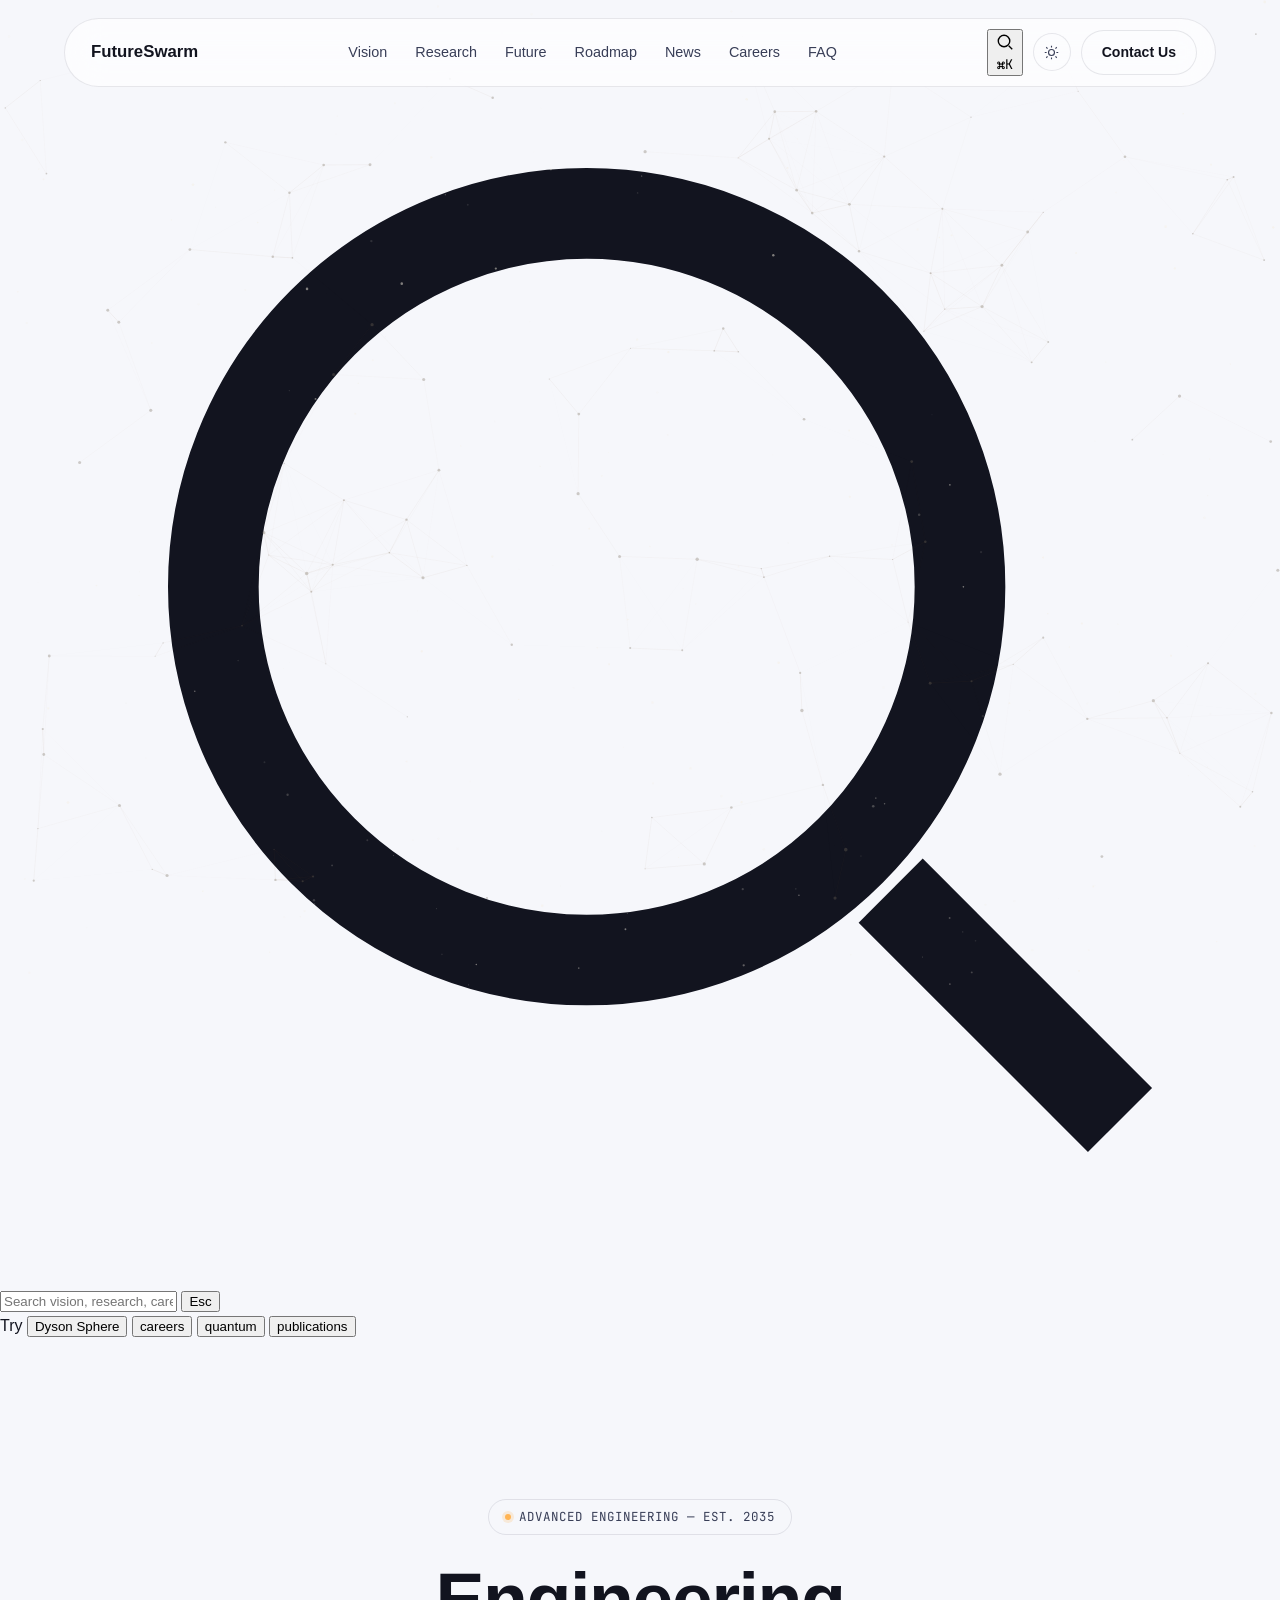
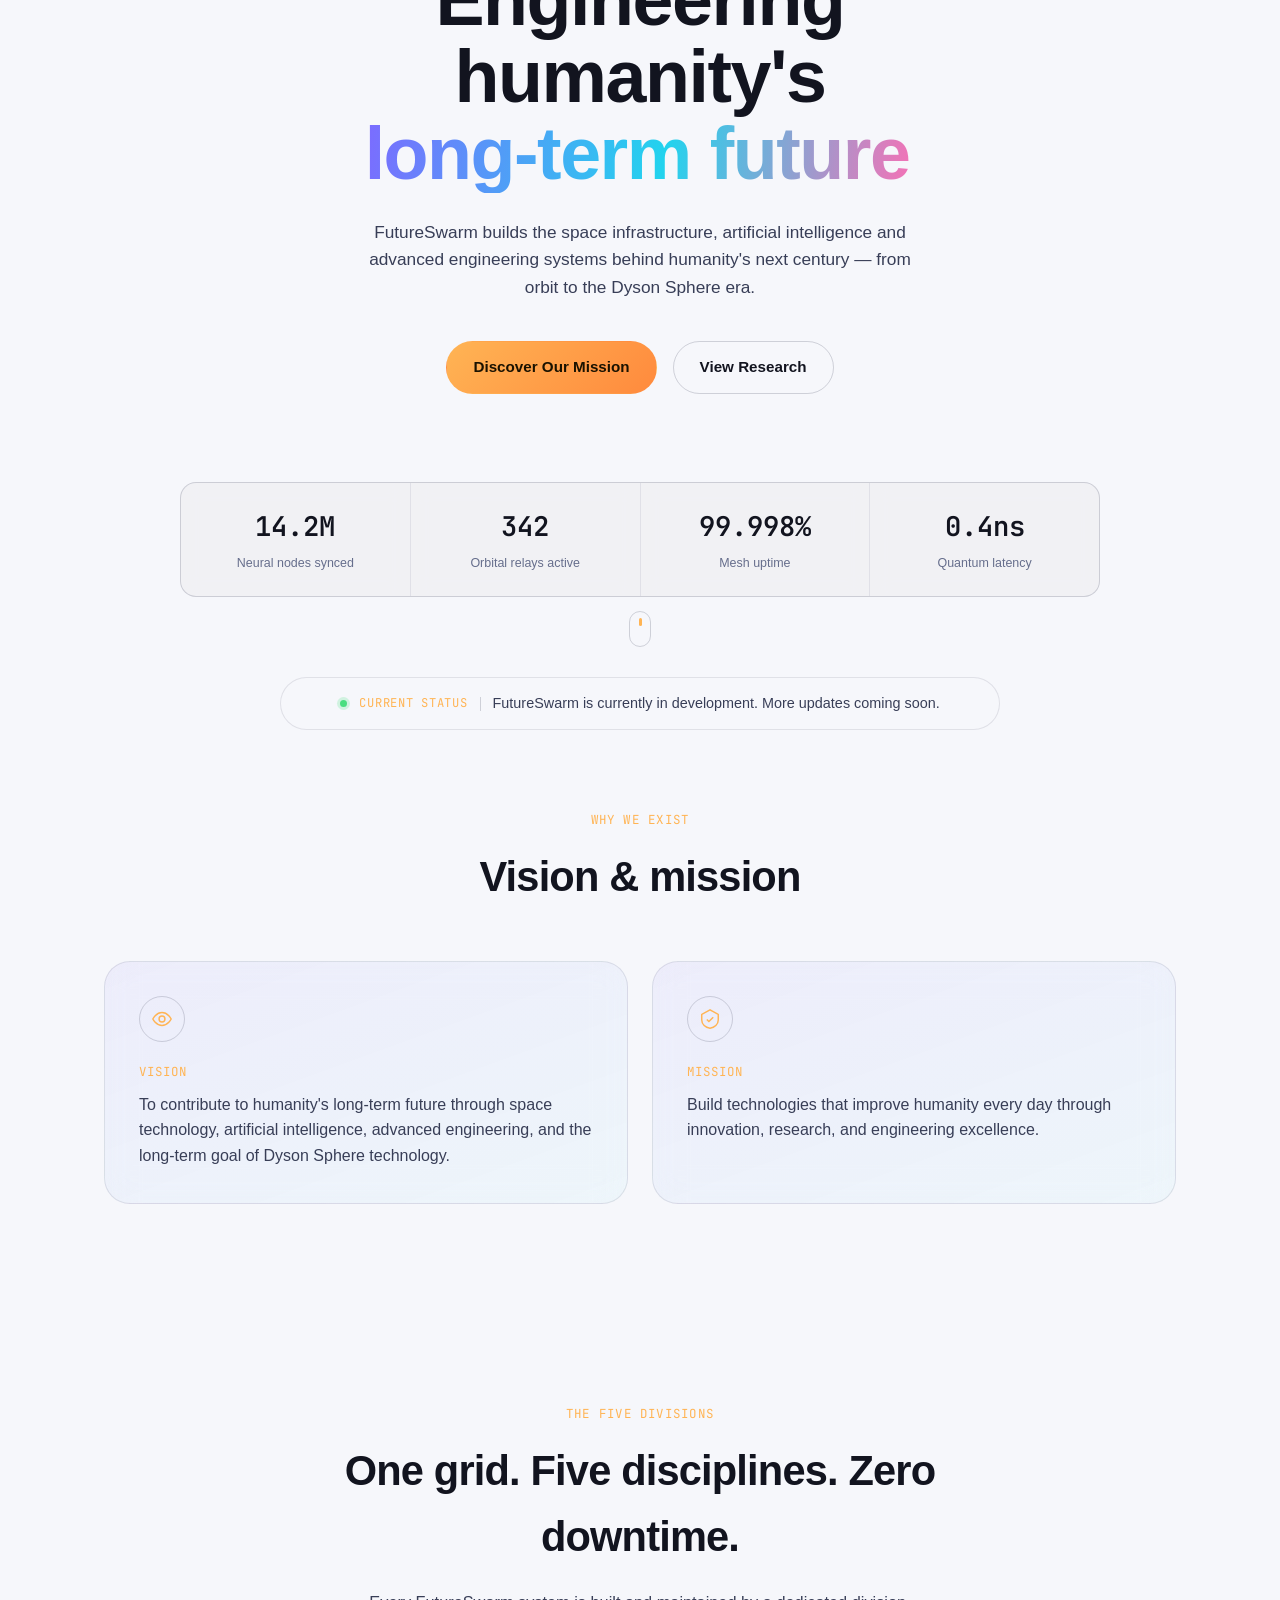
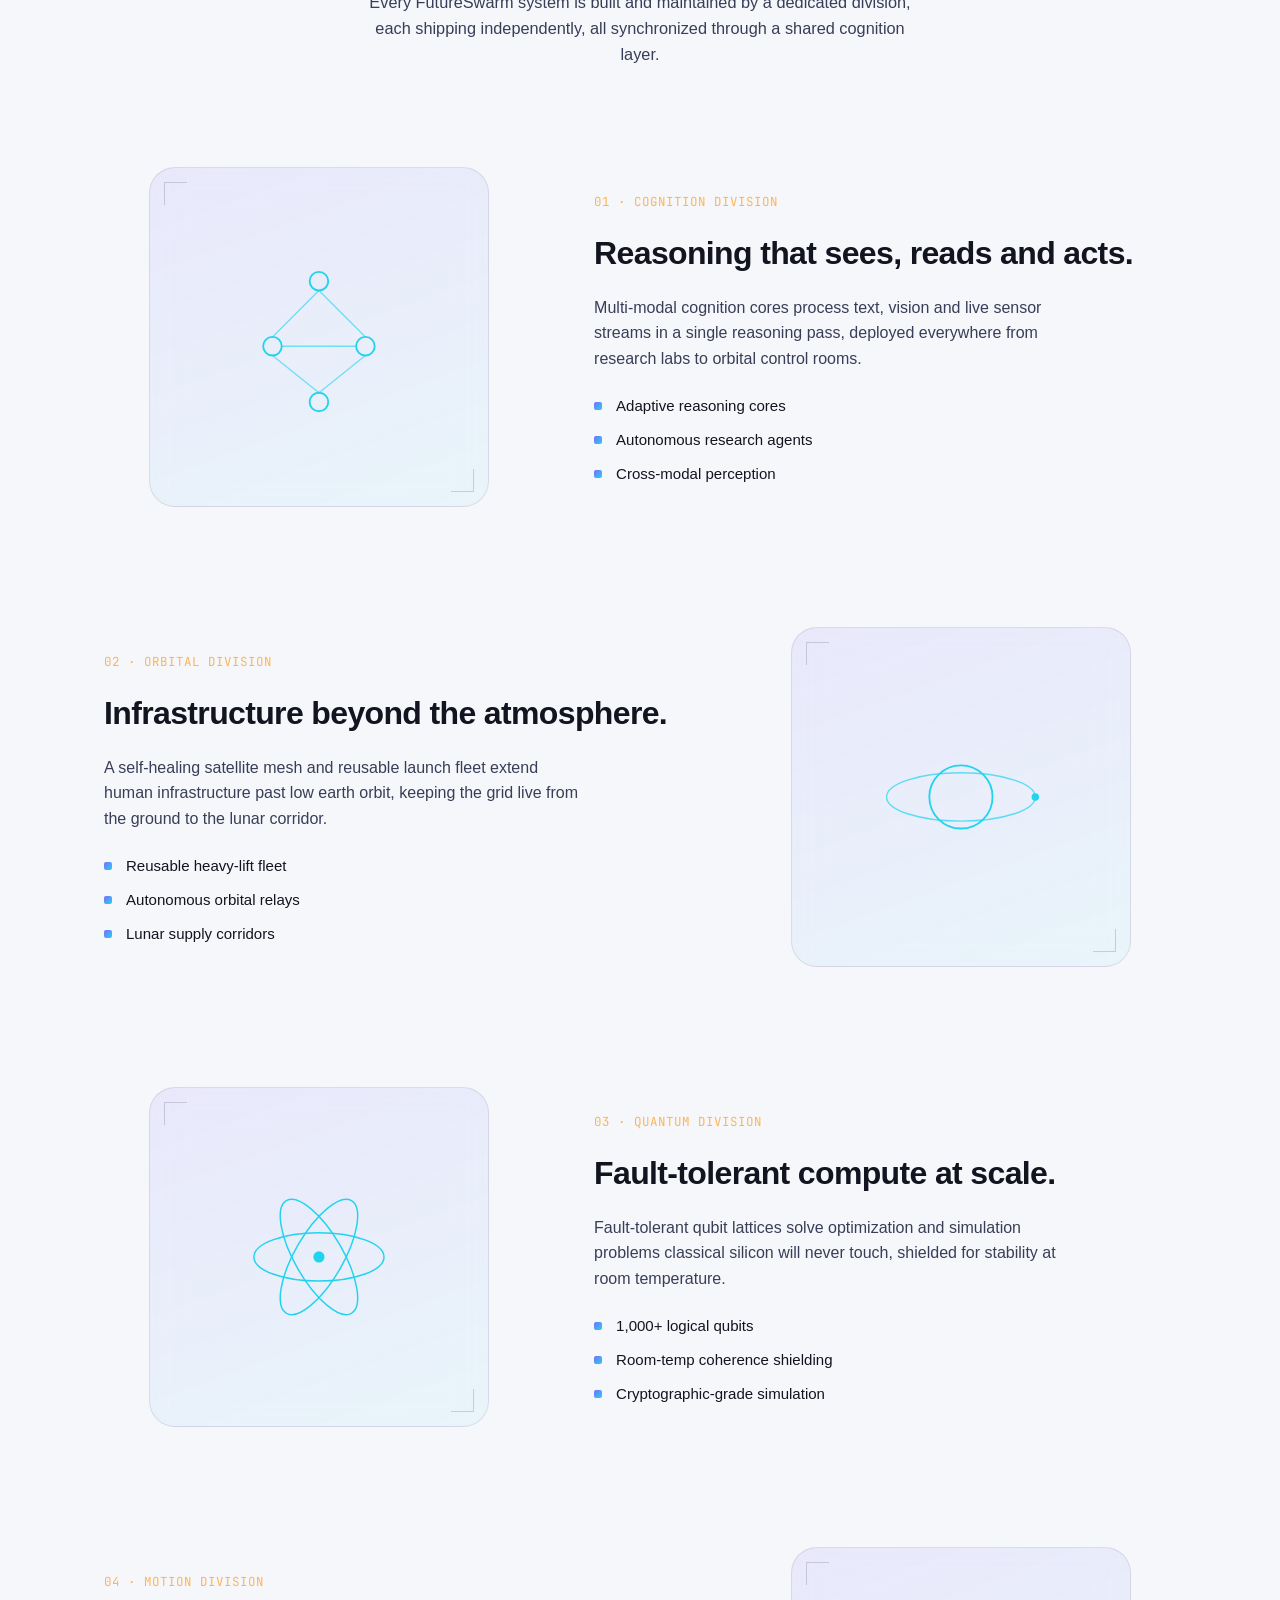
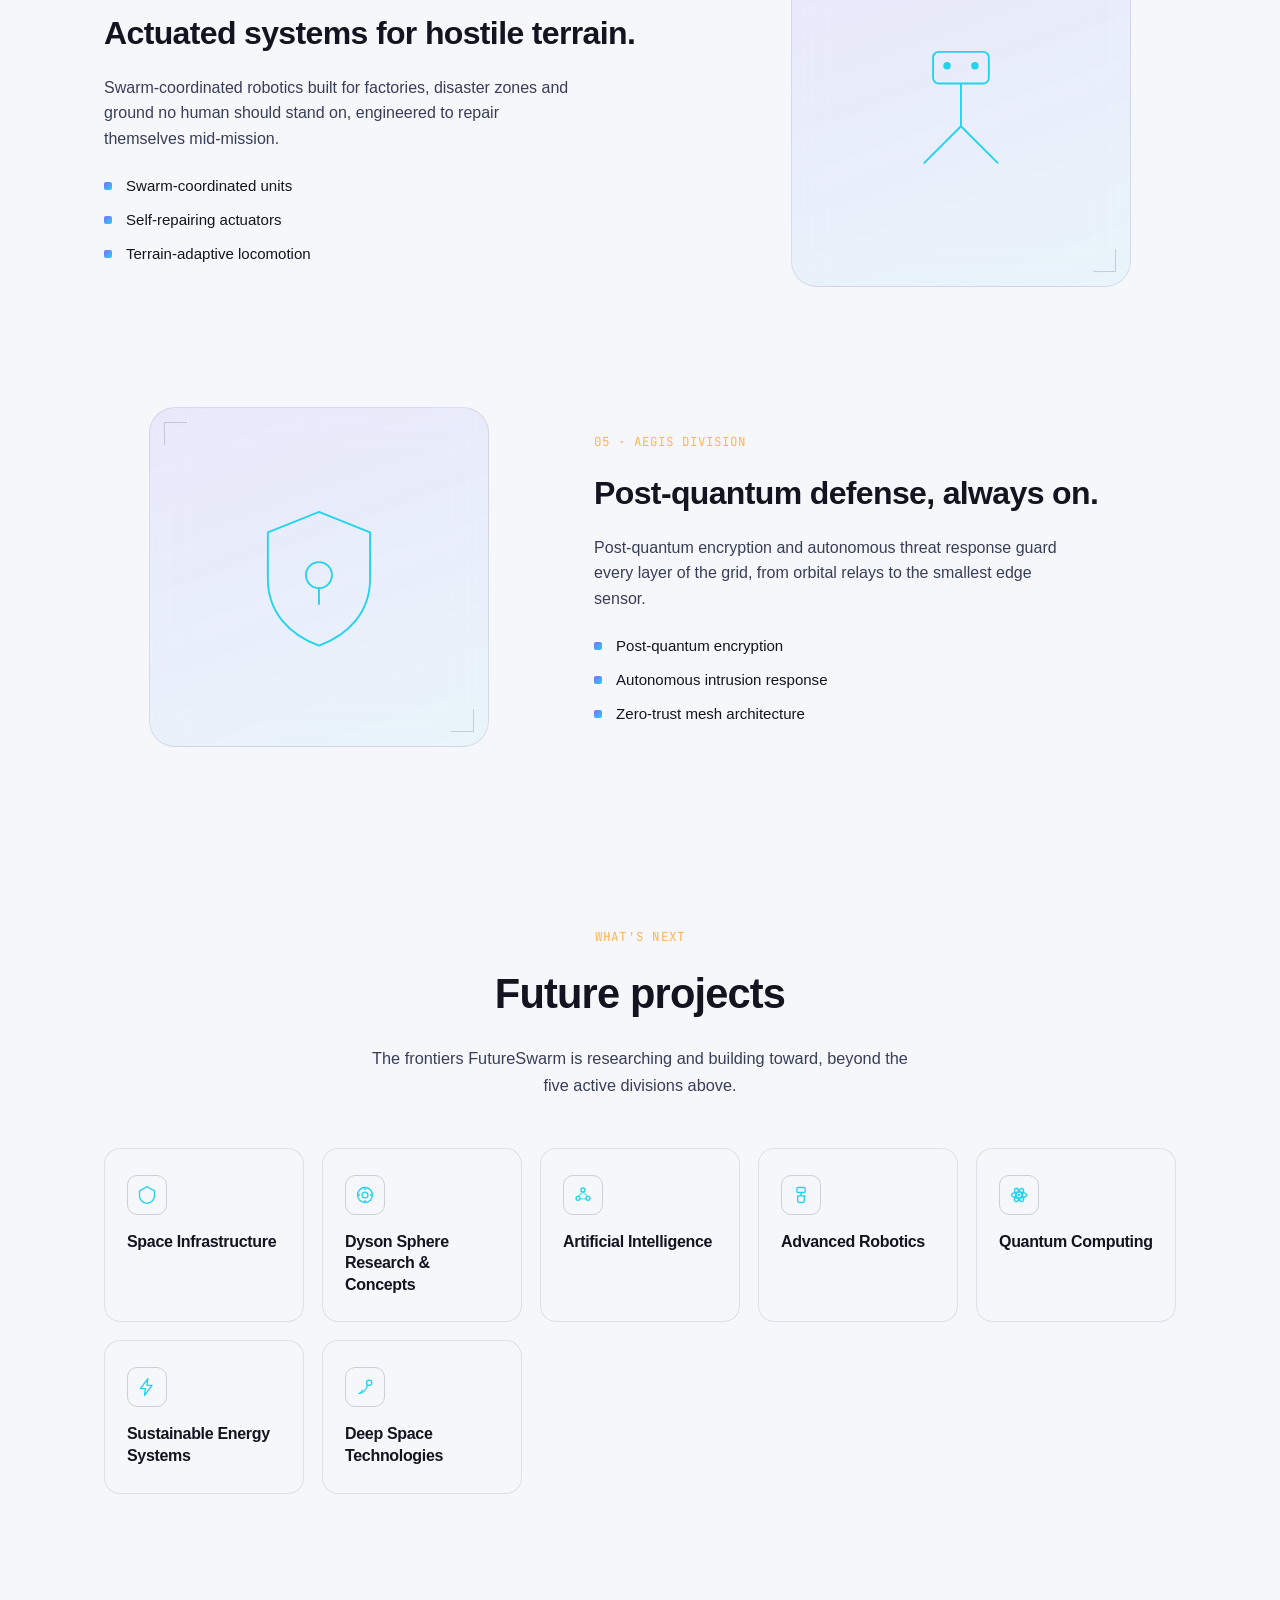
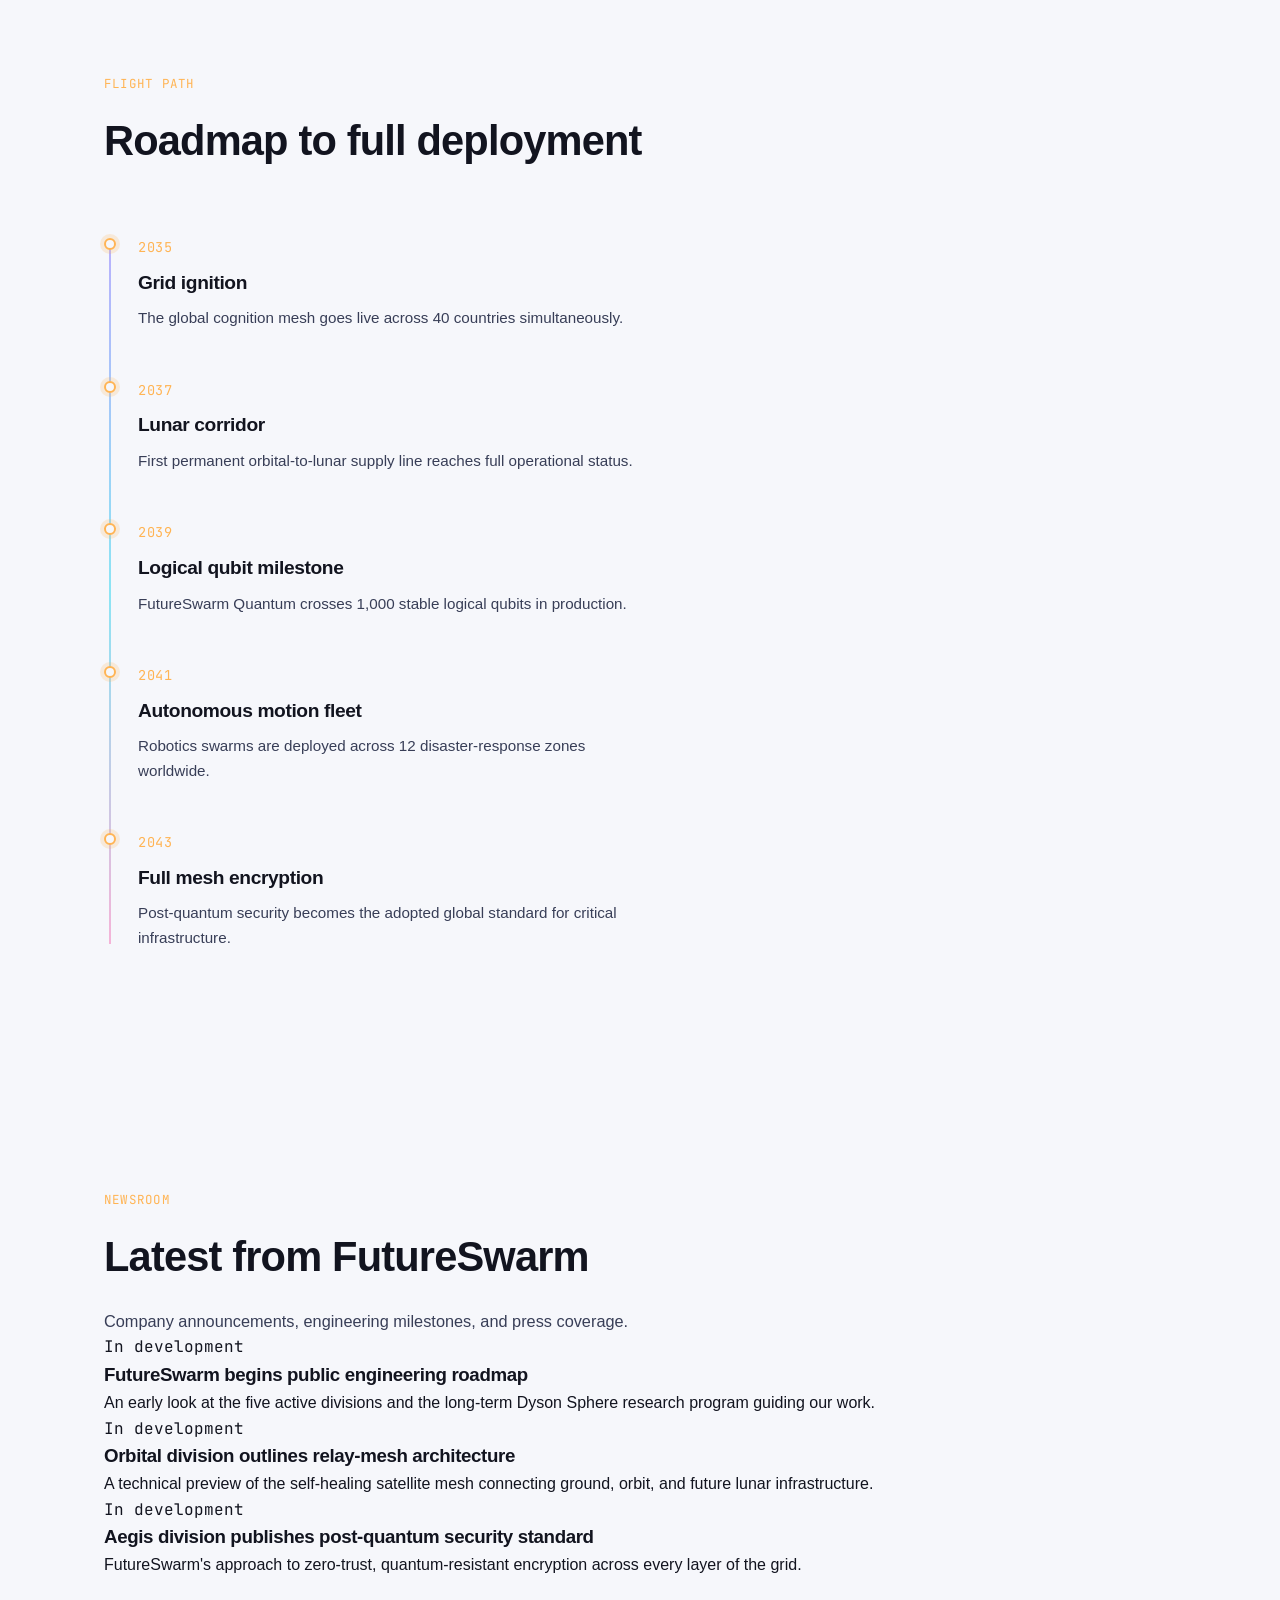
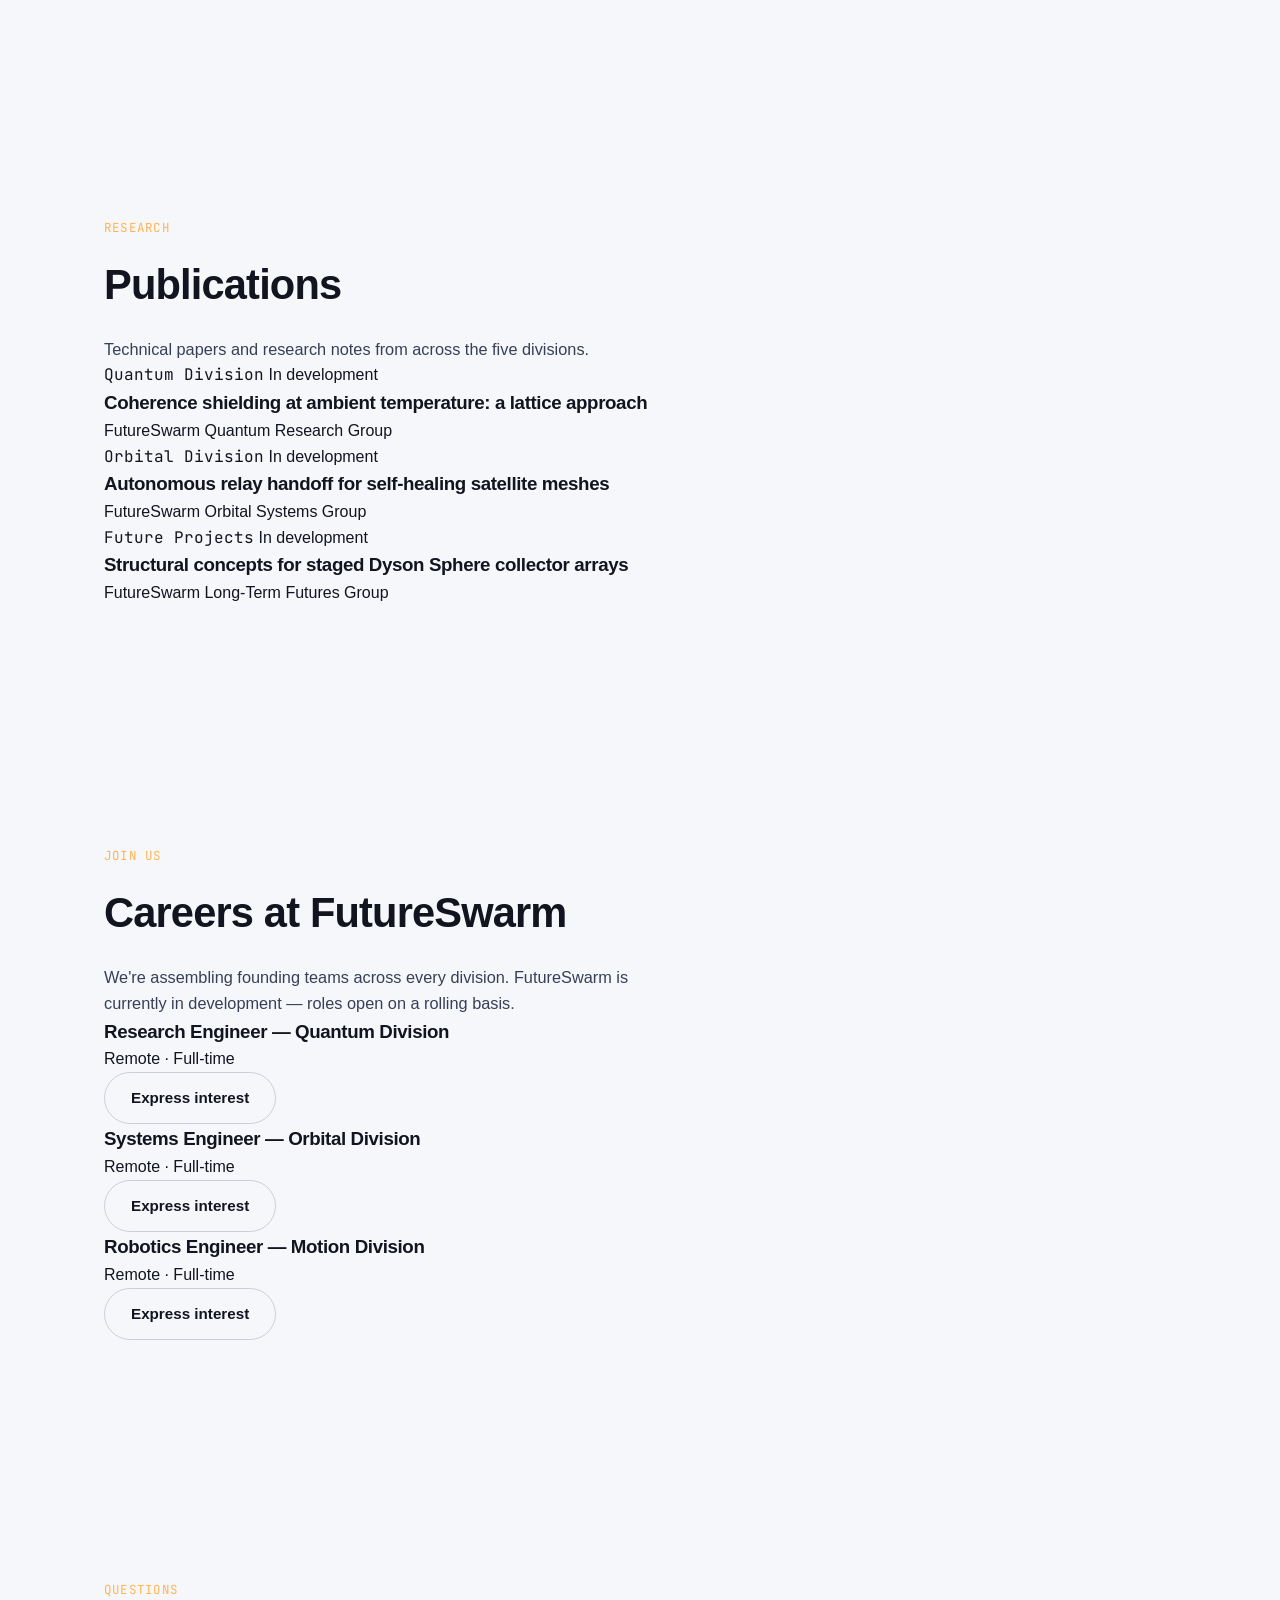
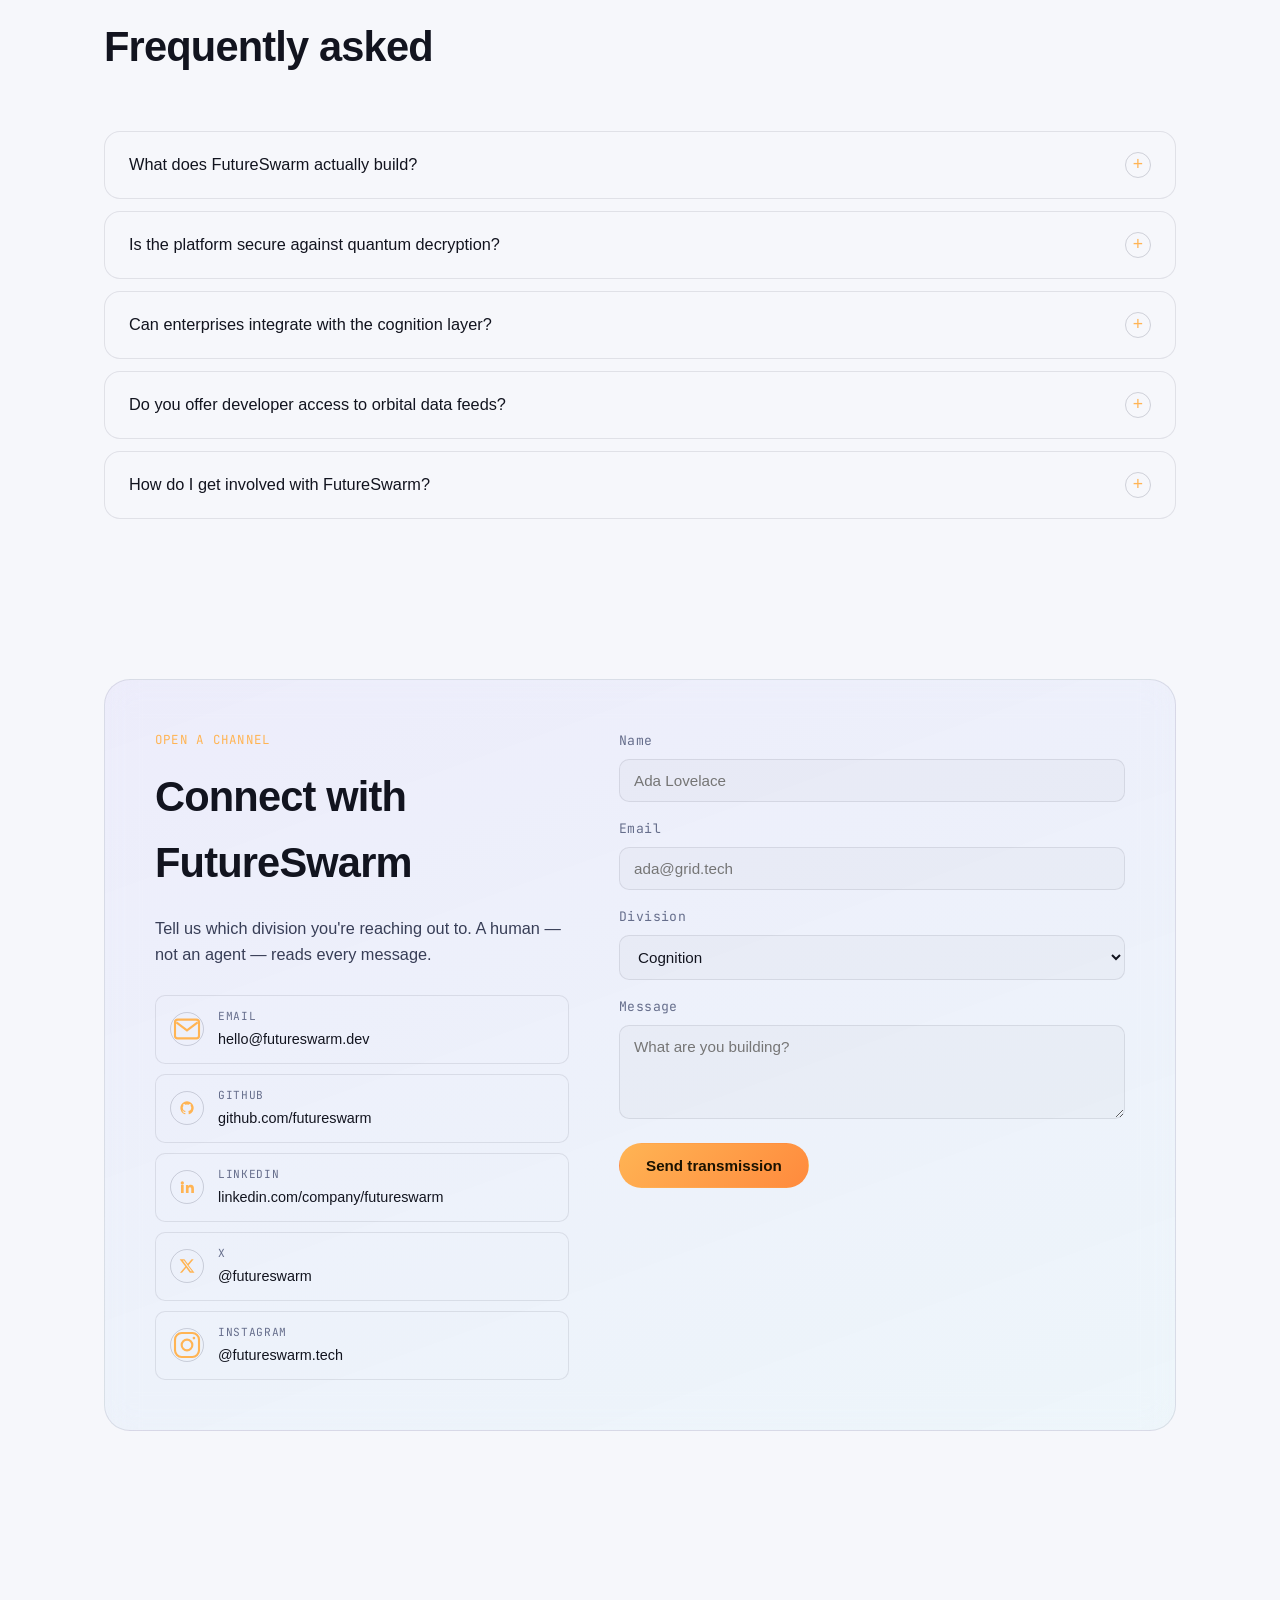
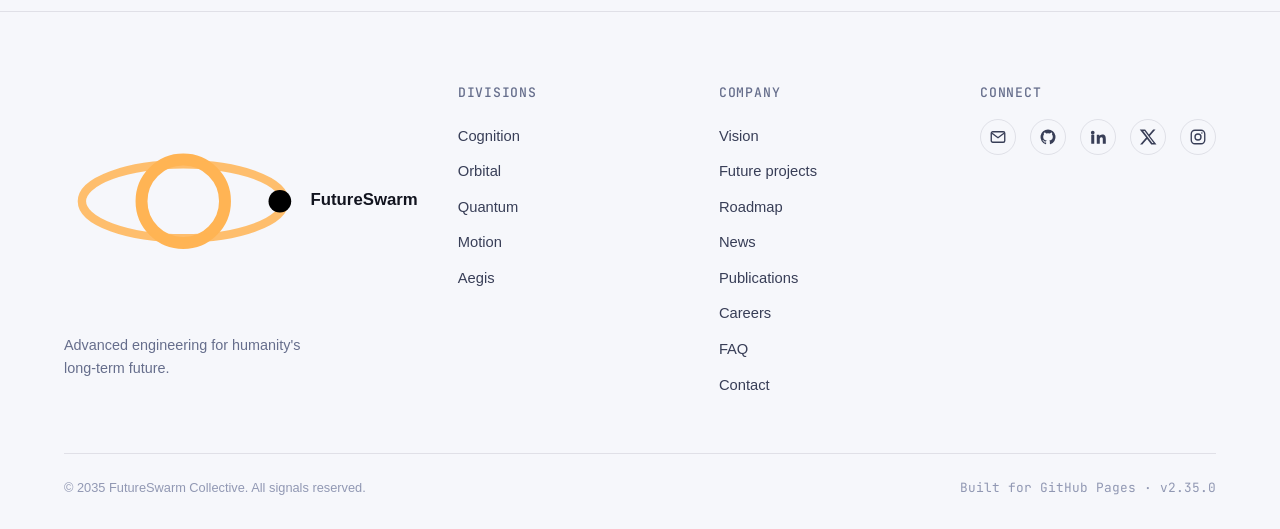
<file: index-4.html>
<!DOCTYPE html>
<html lang="en">
<head>
<meta charset="UTF-8">
<meta name="viewport" content="width=device-width, initial-scale=1.0">
<title>FutureSwarm — Engineering Humanity's Long-Term Future</title>
<meta name="description" content="FutureSwarm is an advanced engineering company building space infrastructure, artificial intelligence, robotics, quantum computing and sustainable energy systems — working toward Dyson Sphere-scale technology for humanity's long-term future.">
<meta name="theme-color" content="#0a0a0a">
<meta property="og:title" content="FutureSwarm — Engineering Humanity's Long-Term Future">
<meta property="og:description" content="Space infrastructure, artificial intelligence, robotics, quantum computing and sustainable energy — advanced engineering for the next century.">
<meta property="og:type" content="website">

<link rel="icon" type="image/svg+xml" href="data:image/svg+xml,%3Csvg xmlns='http://www.w3.org/2000/svg' viewBox='0 0 64 64'%3E%3Crect width='64' height='64' rx='14' fill='%230a0a0a'/%3E%3Ccircle cx='32' cy='32' r='11' fill='none' stroke='%23cda45e' stroke-width='2.4'/%3E%3Cellipse cx='32' cy='32' rx='24' ry='8.5' fill='none' stroke='%23cda45e' stroke-width='2' opacity='0.85'/%3E%3Ccircle cx='53.5' cy='32' r='2.1' fill='%23e8c98a'/%3E%3C/svg%3E">

<link rel="preconnect" href="https://fonts.googleapis.com">
<link rel="preconnect" href="https://fonts.gstatic.com" crossorigin>
<link href="https://fonts.googleapis.com/css2?family=Sora:wght@400;500;600;700;800&family=Plus+Jakarta+Sans:wght@400;500;600;700&family=JetBrains+Mono:wght@400;500;600&display=swap" rel="stylesheet">

<link rel="stylesheet" href="style.css">
<noscript><style>
  .loader { display: none !important; }
  main, .nav, .footer { opacity: 1 !important; transform: none !important; }
  [data-reveal] { opacity: 1 !important; transform: none !important; }
</style></noscript>
</head>
<body>

<!-- ===================== LAUNCH SEQUENCE ===================== -->
<div class="loader" id="loader" role="status">
  <p class="sr-only">FutureSwarm is loading. Press skip to continue immediately.</p>

  <div class="launch" id="launch" aria-hidden="true">
    <div class="launch__earth"></div>
    <div class="launch__pad"></div>

    <div class="launch__rocket" id="launchRocket">
      <svg class="rocket" viewBox="0 0 60 132" xmlns="http://www.w3.org/2000/svg">
        <path class="rocket__nose" d="M30 4c-8 0-13 14-13 30h26C43 18 38 4 30 4Z"/>
        <path class="rocket__body" d="M17 34h26v74H17Z"/>
        <line class="rocket__seam" x1="19" y1="48" x2="41" y2="48"/>
        <line class="rocket__seam" x1="19" y1="82" x2="41" y2="82"/>
        <circle class="rocket__window" cx="30" cy="58" r="7"/>
        <circle class="rocket__window-core" cx="30" cy="58" r="3"/>
        <path class="rocket__fin rocket__fin--l" d="M17 96 2 122h15Z"/>
        <path class="rocket__fin rocket__fin--r" d="M43 96 58 122H43Z"/>
        <path class="rocket__engine" d="M20 108h20l-4 20H24Z"/>
      </svg>

      <div class="rocket__exhaust" aria-hidden="true">
        <span class="exhaust__glow"></span>
        <span class="exhaust__core"></span>
        <span class="exhaust__ember" style="--ex:-14px; left:44%; animation-delay:0s"></span>
        <span class="exhaust__ember" style="--ex:10px; left:50%; animation-delay:.12s"></span>
        <span class="exhaust__ember" style="--ex:-6px; left:56%; animation-delay:.24s"></span>
        <span class="exhaust__ember" style="--ex:16px; left:48%; animation-delay:.36s"></span>
        <span class="exhaust__ember" style="--ex:-18px; left:52%; animation-delay:.48s"></span>
        <span class="exhaust__ember" style="--ex:4px; left:46%; animation-delay:.6s"></span>
      </div>
    </div>

    <p class="launch__status mono" id="launchStatus">Systems check</p>
  </div>

  <button class="loader__skip" id="loaderSkip" type="button">
    Skip intro <span aria-hidden="true">&rarr;</span>
  </button>
</div>

<!-- Backdrop canvases for ambient star-field + constellation -->
<canvas id="stars-canvas"></canvas>
<canvas id="field-canvas"></canvas>

<!-- ===================== NAV ===================== -->
<header class="nav" id="nav">
  <div class="nav__inner">
    <a href="#top" class="nav__logo">
      <svg class="nav__logo-mark" viewBox="0 0 40 40" aria-hidden="true">
        <circle cx="20" cy="20" r="7" fill="none" stroke="currentColor" stroke-width="2"/>
        <ellipse cx="20" cy="20" rx="17" ry="6.2" fill="none" stroke="currentColor" stroke-width="1.4" opacity="0.85"/>
        <circle class="nav__logo-dot" cx="36.2" cy="20" r="1.9"/>
      </svg>
      <span>FutureSwarm</span>
    </a>

    <nav class="nav__links" id="navLinks">
      <a href="#vision">Vision</a>
      <a href="#research">Research</a>
      <a href="#future">Future</a>
      <a href="#timeline">Roadmap</a>
      <a href="#news">News</a>
      <a href="#careers">Careers</a>
      <a href="#faq">FAQ</a>
    </nav>

    <div class="nav__actions">
      <button class="nav__search-btn" id="searchTrigger" aria-label="Search FutureSwarm" aria-haspopup="dialog" aria-expanded="false">
        <svg viewBox="0 0 24 24" fill="none" stroke="currentColor" stroke-width="1.7"><circle cx="11" cy="11" r="7"/><path d="m21 21-4.3-4.3"/></svg>
        <span class="nav__search-kbd mono">⌘K</span>
      </button>
      <button class="theme-toggle" id="themeToggle" aria-label="Toggle light and dark mode" aria-pressed="false">
        <svg class="icon-sun" viewBox="0 0 24 24" fill="none" stroke="currentColor" stroke-width="1.6"><circle cx="12" cy="12" r="4.2"/><path d="M12 2.5v2.6M12 18.9v2.6M4.6 4.6l1.8 1.8M17.6 17.6l1.8 1.8M2.5 12h2.6M18.9 12h2.6M4.6 19.4l1.8-1.8M17.6 6.4l1.8-1.8"/></svg>
        <svg class="icon-moon" viewBox="0 0 24 24" fill="none" stroke="currentColor" stroke-width="1.6"><path d="M20 14.5A8.5 8.5 0 1 1 9.5 4a7 7 0 0 0 10.5 10.5Z"/></svg>
      </button>
      <a href="#contact" class="btn btn--ghost nav__cta">Contact Us</a>
      <button class="nav__burger" id="navBurger" aria-label="Open menu" aria-expanded="false">
        <span></span><span></span><span></span>
      </button>
    </div>
  </div>
</header>

<!-- ===================== SEARCH OVERLAY ===================== -->
<div class="search-overlay" id="searchOverlay" aria-hidden="true">
  <div class="search-overlay__backdrop" id="searchBackdrop"></div>
  <div class="search-overlay__panel" role="dialog" aria-modal="true" aria-label="Search FutureSwarm">
    <div class="search-overlay__field">
      <svg class="search-overlay__icon" viewBox="0 0 24 24" fill="none" stroke="currentColor" stroke-width="1.7"><circle cx="11" cy="11" r="7"/><path d="m21 21-4.3-4.3"/></svg>
      <input type="text" id="searchInput" class="search-overlay__input" placeholder="Search vision, research, careers, publications…" autocomplete="off" spellcheck="false">
      <button class="search-overlay__close" id="searchClose" aria-label="Close search">Esc</button>
    </div>
    <div class="search-overlay__results" id="searchResults">
      <p class="search-overlay__hint">
        Try <button type="button" class="search-overlay__chip" data-query="Dyson Sphere">Dyson Sphere</button>
        <button type="button" class="search-overlay__chip" data-query="careers">careers</button>
        <button type="button" class="search-overlay__chip" data-query="quantum">quantum</button>
        <button type="button" class="search-overlay__chip" data-query="publications">publications</button>
      </p>
    </div>
  </div>
</div>

<main id="top">

  <!-- ===================== HERO ===================== -->
  <section class="hero" id="hero">
    <div class="orbit-decor" aria-hidden="true">
      <span class="orbit-ring orbit-ring--1"><span class="orbit-dot"></span></span>
      <span class="orbit-ring orbit-ring--2"><span class="orbit-dot"></span></span>
      <span class="orbit-ring orbit-ring--3"></span>
    </div>

    <span class="hud-corner hud-corner--tl" aria-hidden="true"></span>
    <span class="hud-corner hud-corner--tr" aria-hidden="true"></span>
    <span class="hud-corner hud-corner--bl" aria-hidden="true"></span>
    <span class="hud-corner hud-corner--br" aria-hidden="true"></span>

    <div class="hero__inner">
      <p class="eyebrow" data-reveal>
        <span class="eyebrow__dot"></span> Advanced Engineering — Est. 2035
      </p>
      <h1 class="hero__title" data-reveal>
        <span class="hero__title-line" id="typeLine1" data-type-text="Engineering humanity's"></span><br>
        <span class="hero__title-grad hero__title-line" id="typeLine2" data-type-text="long-term future"></span><span class="hero__caret" id="typeCaret" aria-hidden="true"></span>
      </h1>
      <p class="hero__sub" data-reveal>
        FutureSwarm builds the space infrastructure, artificial intelligence
        and advanced engineering systems behind humanity's next century —
        from orbit to the Dyson Sphere era.
      </p>
      <div class="hero__cta-row" data-reveal>
        <a href="#vision" class="btn btn--primary">Discover Our Mission</a>
        <a href="#research" class="btn btn--outline">View Research</a>
      </div>
    </div>

    <div class="readout" data-reveal aria-label="Live network statistics">
      <div class="readout__item">
        <span class="readout__value" data-counter data-target="14.2" data-decimals="1" data-suffix="M">0</span>
        <span class="readout__label">Neural nodes synced</span>
      </div>
      <div class="readout__item">
        <span class="readout__value" data-counter data-target="342" data-suffix="">0</span>
        <span class="readout__label">Orbital relays active</span>
      </div>
      <div class="readout__item">
        <span class="readout__value" data-counter data-target="99.998" data-decimals="3" data-suffix="%">0</span>
        <span class="readout__label">Mesh uptime</span>
      </div>
      <div class="readout__item">
        <span class="readout__value" data-counter data-target="0.4" data-decimals="1" data-suffix="ns">0</span>
        <span class="readout__label">Quantum latency</span>
      </div>
    </div>

    <div class="floaters" id="heroFloaters" aria-hidden="true"></div>

    <a href="#ai" class="scroll-cue" aria-label="Scroll to content"><span></span></a>
  </section>

  <!-- ===================== STATUS STRIP ===================== -->
  <section class="status-strip" data-reveal>
    <span class="status-strip__dot"></span>
    <span class="status-strip__label mono">Current status</span>
    <span class="status-strip__divider" aria-hidden="true"></span>
    <span class="status-strip__text">FutureSwarm is currently in development. More updates coming soon.</span>
  </section>

  <!-- ===================== VISION & MISSION ===================== -->
  <section class="section manifesto" id="vision">
    <p class="section__eyebrow" data-reveal>Why we exist</p>
    <h2 class="section__title" data-reveal>Vision &amp; mission</h2>

    <div class="manifesto__grid">
      <div class="manifesto__card" data-reveal>
        <div class="manifesto__icon">
          <svg viewBox="0 0 24 24" fill="none" stroke="currentColor" stroke-width="1.6"><path d="M2 12s3.5-7 10-7 10 7 10 7-3.5 7-10 7-10-7-10-7Z"/><circle cx="12" cy="12" r="3.2"/></svg>
        </div>
        <span class="manifesto__tag">Vision</span>
        <p class="manifesto__text">
          To contribute to humanity's long-term future through space
          technology, artificial intelligence, advanced engineering, and
          the long-term goal of Dyson Sphere technology.
        </p>
      </div>

      <div class="manifesto__card" data-reveal>
        <div class="manifesto__icon">
          <svg viewBox="0 0 24 24" fill="none" stroke="currentColor" stroke-width="1.6"><path d="M12 2 3 7v6c0 5 4 8.5 9 9 5-.5 9-4 9-9V7l-9-5Z"/><path d="M8.5 12.5l2.3 2.3L15.5 10"/></svg>
        </div>
        <span class="manifesto__tag">Mission</span>
        <p class="manifesto__text">
          Build technologies that improve humanity every day through
          innovation, research, and engineering excellence.
        </p>
      </div>
    </div>
  </section>

  <!-- ===================== DIVISIONS INTRO ===================== -->
  <section class="section section--intro" id="research">
    <p class="section__eyebrow" data-reveal>The five divisions</p>
    <h2 class="section__title" data-reveal>One grid. Five disciplines. Zero downtime.</h2>
    <p class="section__desc" data-reveal>
      Every FutureSwarm system is built and maintained by a dedicated division,
      each shipping independently, all synchronized through a shared
      cognition layer.
    </p>
  </section>

  <!-- ===================== AI ===================== -->
  <section class="division" id="ai">
    <div class="division__media" data-reveal aria-hidden="true">
      <div class="hud-frame">
        <svg viewBox="0 0 200 200" class="hud-icon">
          <circle cx="100" cy="40" r="10" stroke="currentColor" fill="none" stroke-width="2"/>
          <circle cx="50" cy="110" r="10" stroke="currentColor" fill="none" stroke-width="2"/>
          <circle cx="150" cy="110" r="10" stroke="currentColor" fill="none" stroke-width="2"/>
          <circle cx="100" cy="170" r="10" stroke="currentColor" fill="none" stroke-width="2"/>
          <path d="M100 50 L50 100 M100 50 L150 100 M50 120 L100 160 M150 120 L100 160 M60 110 L140 110" stroke="currentColor" stroke-width="1.5" opacity="0.6"/>
        </svg>
      </div>
    </div>
    <div class="division__content" data-reveal>
      <span class="division__tag">01 · Cognition Division</span>
      <h3 class="division__title">Reasoning that sees, reads and acts.</h3>
      <p class="division__desc">
        Multi-modal cognition cores process text, vision and live sensor
        streams in a single reasoning pass, deployed everywhere from
        research labs to orbital control rooms.
      </p>
      <ul class="division__list">
        <li>Adaptive reasoning cores</li>
        <li>Autonomous research agents</li>
        <li>Cross-modal perception</li>
      </ul>
    </div>
  </section>

  <!-- ===================== SPACE ===================== -->
  <section class="division division--reverse" id="space">
    <div class="division__media" data-reveal aria-hidden="true">
      <div class="hud-frame">
        <svg viewBox="0 0 200 200" class="hud-icon">
          <circle cx="100" cy="100" r="34" stroke="currentColor" fill="none" stroke-width="2"/>
          <ellipse cx="100" cy="100" rx="80" ry="26" stroke="currentColor" fill="none" stroke-width="1.5" opacity="0.7"/>
          <circle cx="180" cy="100" r="4" fill="currentColor"/>
        </svg>
      </div>
    </div>
    <div class="division__content" data-reveal>
      <span class="division__tag">02 · Orbital Division</span>
      <h3 class="division__title">Infrastructure beyond the atmosphere.</h3>
      <p class="division__desc">
        A self-healing satellite mesh and reusable launch fleet extend
        human infrastructure past low earth orbit, keeping the grid live
        from the ground to the lunar corridor.
      </p>
      <ul class="division__list">
        <li>Reusable heavy-lift fleet</li>
        <li>Autonomous orbital relays</li>
        <li>Lunar supply corridors</li>
      </ul>
    </div>
  </section>

  <!-- ===================== QUANTUM ===================== -->
  <section class="division" id="quantum">
    <div class="division__media" data-reveal aria-hidden="true">
      <div class="hud-frame">
        <svg viewBox="0 0 200 200" class="hud-icon">
          <circle cx="100" cy="100" r="6" fill="currentColor"/>
          <ellipse cx="100" cy="100" rx="70" ry="26" stroke="currentColor" fill="none" stroke-width="1.6"/>
          <ellipse cx="100" cy="100" rx="70" ry="26" stroke="currentColor" fill="none" stroke-width="1.6" transform="rotate(60 100 100)"/>
          <ellipse cx="100" cy="100" rx="70" ry="26" stroke="currentColor" fill="none" stroke-width="1.6" transform="rotate(120 100 100)"/>
        </svg>
      </div>
    </div>
    <div class="division__content" data-reveal>
      <span class="division__tag">03 · Quantum Division</span>
      <h3 class="division__title">Fault-tolerant compute at scale.</h3>
      <p class="division__desc">
        Fault-tolerant qubit lattices solve optimization and simulation
        problems classical silicon will never touch, shielded for
        stability at room temperature.
      </p>
      <ul class="division__list">
        <li>1,000+ logical qubits</li>
        <li>Room-temp coherence shielding</li>
        <li>Cryptographic-grade simulation</li>
      </ul>
    </div>
  </section>

  <!-- ===================== ROBOTICS ===================== -->
  <section class="division division--reverse" id="robotics">
    <div class="division__media" data-reveal aria-hidden="true">
      <div class="hud-frame">
        <svg viewBox="0 0 200 200" class="hud-icon">
          <rect x="70" y="30" width="60" height="34" rx="6" stroke="currentColor" fill="none" stroke-width="2"/>
          <line x1="100" y1="64" x2="100" y2="110" stroke="currentColor" stroke-width="2"/>
          <line x1="100" y1="110" x2="60" y2="150" stroke="currentColor" stroke-width="2"/>
          <line x1="100" y1="110" x2="140" y2="150" stroke="currentColor" stroke-width="2"/>
          <circle cx="85" cy="45" r="4" fill="currentColor"/>
          <circle cx="115" cy="45" r="4" fill="currentColor"/>
        </svg>
      </div>
    </div>
    <div class="division__content" data-reveal>
      <span class="division__tag">04 · Motion Division</span>
      <h3 class="division__title">Actuated systems for hostile terrain.</h3>
      <p class="division__desc">
        Swarm-coordinated robotics built for factories, disaster zones and
        ground no human should stand on, engineered to repair themselves
        mid-mission.
      </p>
      <ul class="division__list">
        <li>Swarm-coordinated units</li>
        <li>Self-repairing actuators</li>
        <li>Terrain-adaptive locomotion</li>
      </ul>
    </div>
  </section>

  <!-- ===================== CYBER ===================== -->
  <section class="division" id="cyber">
    <div class="division__media" data-reveal aria-hidden="true">
      <div class="hud-frame">
        <svg viewBox="0 0 200 200" class="hud-icon">
          <path d="M100 30 L155 52 V102 C155 138 132 162 100 174 C68 162 45 138 45 102 V52 Z" stroke="currentColor" fill="none" stroke-width="2"/>
          <circle cx="100" cy="98" r="14" stroke="currentColor" fill="none" stroke-width="2"/>
          <line x1="100" y1="112" x2="100" y2="130" stroke="currentColor" stroke-width="2"/>
        </svg>
      </div>
    </div>
    <div class="division__content" data-reveal>
      <span class="division__tag">05 · Aegis Division</span>
      <h3 class="division__title">Post-quantum defense, always on.</h3>
      <p class="division__desc">
        Post-quantum encryption and autonomous threat response guard every
        layer of the grid, from orbital relays to the smallest edge
        sensor.
      </p>
      <ul class="division__list">
        <li>Post-quantum encryption</li>
        <li>Autonomous intrusion response</li>
        <li>Zero-trust mesh architecture</li>
      </ul>
    </div>
  </section>

  <!-- ===================== FUTURE PROJECTS ===================== -->
  <section class="section future-section" id="future">
    <p class="section__eyebrow" data-reveal>What's next</p>
    <h2 class="section__title" data-reveal>Future projects</h2>
    <p class="section__desc" data-reveal>
      The frontiers FutureSwarm is researching and building toward, beyond
      the five active divisions above.
    </p>

    <div class="future-grid">
      <div class="future-card" data-reveal>
        <div class="future-card__icon">
          <svg viewBox="0 0 24 24" fill="none" stroke="currentColor" stroke-width="1.6"><path d="M12 2 3 7v6c0 5 4 8.5 9 9 5-.5 9-4 9-9V7l-9-5Z"/></svg>
        </div>
        <h3 class="future-card__title">Space Infrastructure</h3>
      </div>

      <div class="future-card" data-reveal>
        <div class="future-card__icon">
          <svg viewBox="0 0 24 24" fill="none" stroke="currentColor" stroke-width="1.6"><circle cx="12" cy="12" r="3.5"/><circle cx="12" cy="12" r="9"/><path d="M12 3v3M12 18v3M3 12h3M18 12h3"/></svg>
        </div>
        <h3 class="future-card__title">Dyson Sphere Research &amp; Concepts</h3>
      </div>

      <div class="future-card" data-reveal>
        <div class="future-card__icon">
          <svg viewBox="0 0 24 24" fill="none" stroke="currentColor" stroke-width="1.6"><circle cx="12" cy="6" r="2.4"/><circle cx="6" cy="16" r="2.4"/><circle cx="18" cy="16" r="2.4"/><path d="M12 8.4 6 13.8M12 8.4l6 5.4M8 16.5h8" opacity="0.6"/></svg>
        </div>
        <h3 class="future-card__title">Artificial Intelligence</h3>
      </div>

      <div class="future-card" data-reveal>
        <div class="future-card__icon">
          <svg viewBox="0 0 24 24" fill="none" stroke="currentColor" stroke-width="1.6"><rect x="7" y="3" width="10" height="6" rx="1.5"/><path d="M12 9v4M8 13h8v6a2 2 0 0 1-2 2h-4a2 2 0 0 1-2-2v-6Z"/></svg>
        </div>
        <h3 class="future-card__title">Advanced Robotics</h3>
      </div>

      <div class="future-card" data-reveal>
        <div class="future-card__icon">
          <svg viewBox="0 0 24 24" fill="none" stroke="currentColor" stroke-width="1.6"><circle cx="12" cy="12" r="1.6" fill="currentColor" stroke="none"/><ellipse cx="12" cy="12" rx="9" ry="3.4"/><ellipse cx="12" cy="12" rx="9" ry="3.4" transform="rotate(60 12 12)"/><ellipse cx="12" cy="12" rx="9" ry="3.4" transform="rotate(120 12 12)"/></svg>
        </div>
        <h3 class="future-card__title">Quantum Computing</h3>
      </div>

      <div class="future-card" data-reveal>
        <div class="future-card__icon">
          <svg viewBox="0 0 24 24" fill="none" stroke="currentColor" stroke-width="1.6"><path d="M13 2 4 14h6l-1 8 9-12h-6l1-8Z" stroke-linejoin="round"/></svg>
        </div>
        <h3 class="future-card__title">Sustainable Energy Systems</h3>
      </div>

      <div class="future-card" data-reveal>
        <div class="future-card__icon">
          <svg viewBox="0 0 24 24" fill="none" stroke="currentColor" stroke-width="1.6"><path d="M4 20c6-1 10-5 11-11" /><circle cx="17" cy="7" r="3.2"/><path d="M9 15l-3 5 5-3" opacity="0.7"/></svg>
        </div>
        <h3 class="future-card__title">Deep Space Technologies</h3>
      </div>
    </div>
  </section>

  <!-- ===================== TIMELINE ===================== -->
  <section class="section timeline-section" id="timeline">
    <p class="section__eyebrow" data-reveal>Flight path</p>
    <h2 class="section__title" data-reveal>Roadmap to full deployment</h2>

    <div class="timeline">
      <div class="timeline__line" aria-hidden="true"></div>

      <div class="timeline__item" data-reveal>
        <div class="timeline__node"></div>
        <span class="timeline__year">2035</span>
        <h3 class="timeline__title">Grid ignition</h3>
        <p class="timeline__desc">The global cognition mesh goes live across 40 countries simultaneously.</p>
      </div>

      <div class="timeline__item" data-reveal>
        <div class="timeline__node"></div>
        <span class="timeline__year">2037</span>
        <h3 class="timeline__title">Lunar corridor</h3>
        <p class="timeline__desc">First permanent orbital-to-lunar supply line reaches full operational status.</p>
      </div>

      <div class="timeline__item" data-reveal>
        <div class="timeline__node"></div>
        <span class="timeline__year">2039</span>
        <h3 class="timeline__title">Logical qubit milestone</h3>
        <p class="timeline__desc">FutureSwarm Quantum crosses 1,000 stable logical qubits in production.</p>
      </div>

      <div class="timeline__item" data-reveal>
        <div class="timeline__node"></div>
        <span class="timeline__year">2041</span>
        <h3 class="timeline__title">Autonomous motion fleet</h3>
        <p class="timeline__desc">Robotics swarms are deployed across 12 disaster-response zones worldwide.</p>
      </div>

      <div class="timeline__item" data-reveal>
        <div class="timeline__node"></div>
        <span class="timeline__year">2043</span>
        <h3 class="timeline__title">Full mesh encryption</h3>
        <p class="timeline__desc">Post-quantum security becomes the adopted global standard for critical infrastructure.</p>
      </div>
    </div>
  </section>

  <!-- ===================== NEWS ===================== -->
  <section class="section news-section" id="news">
    <p class="section__eyebrow" data-reveal>Newsroom</p>
    <h2 class="section__title" data-reveal>Latest from FutureSwarm</h2>
    <p class="section__desc" data-reveal>
      Company announcements, engineering milestones, and press coverage.
    </p>

    <div class="news-grid">
      <article class="news-card" data-reveal>
        <span class="news-card__date mono">In development</span>
        <h3 class="news-card__title">FutureSwarm begins public engineering roadmap</h3>
        <p class="news-card__desc">An early look at the five active divisions and the long-term Dyson Sphere research program guiding our work.</p>
      </article>

      <article class="news-card" data-reveal>
        <span class="news-card__date mono">In development</span>
        <h3 class="news-card__title">Orbital division outlines relay-mesh architecture</h3>
        <p class="news-card__desc">A technical preview of the self-healing satellite mesh connecting ground, orbit, and future lunar infrastructure.</p>
      </article>

      <article class="news-card" data-reveal>
        <span class="news-card__date mono">In development</span>
        <h3 class="news-card__title">Aegis division publishes post-quantum security standard</h3>
        <p class="news-card__desc">FutureSwarm's approach to zero-trust, quantum-resistant encryption across every layer of the grid.</p>
      </article>
    </div>
  </section>

  <!-- ===================== PUBLICATIONS ===================== -->
  <section class="section publications-section" id="publications">
    <p class="section__eyebrow" data-reveal>Research</p>
    <h2 class="section__title" data-reveal>Publications</h2>
    <p class="section__desc" data-reveal>
      Technical papers and research notes from across the five divisions.
    </p>

    <div class="pub-list" data-reveal>
      <div class="pub-item">
        <div class="pub-item__meta">
          <span class="pub-item__tag mono">Quantum Division</span>
          <span class="pub-item__status">In development</span>
        </div>
        <h3 class="pub-item__title">Coherence shielding at ambient temperature: a lattice approach</h3>
        <p class="pub-item__authors">FutureSwarm Quantum Research Group</p>
      </div>

      <div class="pub-item">
        <div class="pub-item__meta">
          <span class="pub-item__tag mono">Orbital Division</span>
          <span class="pub-item__status">In development</span>
        </div>
        <h3 class="pub-item__title">Autonomous relay handoff for self-healing satellite meshes</h3>
        <p class="pub-item__authors">FutureSwarm Orbital Systems Group</p>
      </div>

      <div class="pub-item">
        <div class="pub-item__meta">
          <span class="pub-item__tag mono">Future Projects</span>
          <span class="pub-item__status">In development</span>
        </div>
        <h3 class="pub-item__title">Structural concepts for staged Dyson Sphere collector arrays</h3>
        <p class="pub-item__authors">FutureSwarm Long-Term Futures Group</p>
      </div>
    </div>
  </section>

  <!-- ===================== CAREERS ===================== -->
  <section class="section careers-section" id="careers">
    <p class="section__eyebrow" data-reveal>Join us</p>
    <h2 class="section__title" data-reveal>Careers at FutureSwarm</h2>
    <p class="section__desc" data-reveal>
      We're assembling founding teams across every division. FutureSwarm
      is currently in development — roles open on a rolling basis.
    </p>

    <div class="careers-list" data-reveal>
      <div class="careers-item">
        <div>
          <h3 class="careers-item__title">Research Engineer — Quantum Division</h3>
          <span class="careers-item__loc">Remote · Full-time</span>
        </div>
        <a href="#contact" class="btn btn--outline careers-item__cta">Express interest</a>
      </div>
      <div class="careers-item">
        <div>
          <h3 class="careers-item__title">Systems Engineer — Orbital Division</h3>
          <span class="careers-item__loc">Remote · Full-time</span>
        </div>
        <a href="#contact" class="btn btn--outline careers-item__cta">Express interest</a>
      </div>
      <div class="careers-item">
        <div>
          <h3 class="careers-item__title">Robotics Engineer — Motion Division</h3>
          <span class="careers-item__loc">Remote · Full-time</span>
        </div>
        <a href="#contact" class="btn btn--outline careers-item__cta">Express interest</a>
      </div>
    </div>
  </section>

  <!-- ===================== FAQ ===================== -->
  <section class="section faq-section" id="faq">
    <p class="section__eyebrow" data-reveal>Questions</p>
    <h2 class="section__title" data-reveal>Frequently asked</h2>

    <div class="faq-list" data-reveal>
      <div class="faq-item">
        <button class="faq-item__q">
          <span>What does FutureSwarm actually build?</span>
          <span class="faq-item__icon">+</span>
        </button>
        <div class="faq-item__a">
          <p>Five product divisions — cognition systems, orbital infrastructure, quantum compute, robotics and autonomous cybersecurity — unified under one shared operating mesh.</p>
        </div>
      </div>

      <div class="faq-item">
        <button class="faq-item__q">
          <span>Is the platform secure against quantum decryption?</span>
          <span class="faq-item__icon">+</span>
        </button>
        <div class="faq-item__a">
          <p>Yes. Every layer of the grid runs on post-quantum cryptographic standards, monitored continuously by the Aegis Division's autonomous response systems.</p>
        </div>
      </div>

      <div class="faq-item">
        <button class="faq-item__q">
          <span>Can enterprises integrate with the cognition layer?</span>
          <span class="faq-item__icon">+</span>
        </button>
        <div class="faq-item__a">
          <p>Enterprise integration is available through a dedicated onboarding track. Reach out through the contact form below and a division lead will follow up.</p>
        </div>
      </div>

      <div class="faq-item">
        <button class="faq-item__q">
          <span>Do you offer developer access to orbital data feeds?</span>
          <span class="faq-item__icon">+</span>
        </button>
        <div class="faq-item__a">
          <p>Selected orbital telemetry feeds are opened to research partners on a rolling basis. Include your use case in the message field when you contact us.</p>
        </div>
      </div>

      <div class="faq-item">
        <button class="faq-item__q">
          <span>How do I get involved with FutureSwarm?</span>
          <span class="faq-item__icon">+</span>
        </button>
        <div class="faq-item__a">
          <p>Start with the transmission form below. Tell us which division interests you most and someone from that team will respond directly.</p>
        </div>
      </div>
    </div>
  </section>

  <!-- ===================== CONTACT ===================== -->
  <section class="section contact-section" id="contact">
    <div class="contact-card" data-reveal>
      <div class="contact-card__intro">
        <p class="section__eyebrow">Open a channel</p>
        <h2 class="section__title">Connect with FutureSwarm</h2>
        <p class="section__desc">
          Tell us which division you're reaching out to. A human — not an
          agent — reads every message.
        </p>

        <ul class="connect-grid">
          <li class="connect-item">
            <span class="connect-item__icon">
              <svg viewBox="0 0 24 24" fill="none" stroke="currentColor" stroke-width="1.6"><rect x="3" y="5" width="18" height="14" rx="2"/><path d="m4 7 8 6 8-6"/></svg>
            </span>
            <span class="connect-item__meta">
              <span class="connect-item__label mono">Email</span>
              <span class="connect-item__value">hello@futureswarm.dev</span>
            </span>
          </li>
          <li class="connect-item">
            <span class="connect-item__icon">
              <svg viewBox="0 0 24 24" width="16" height="16" fill="currentColor"><path d="M12 2a10 10 0 0 0-3.16 19.5c.5.1.68-.22.68-.48v-1.7c-2.78.6-3.37-1.34-3.37-1.34-.46-1.16-1.11-1.47-1.11-1.47-.9-.62.07-.6.07-.6 1 .07 1.53 1.03 1.53 1.03.9 1.52 2.34 1.08 2.91.83.09-.65.35-1.08.63-1.33-2.22-.25-4.56-1.11-4.56-4.94 0-1.09.39-1.98 1.03-2.68-.1-.26-.45-1.28.1-2.66 0 0 .84-.27 2.75 1.02a9.6 9.6 0 0 1 5 0c1.91-1.3 2.75-1.02 2.75-1.02.55 1.38.2 2.4.1 2.66.64.7 1.03 1.6 1.03 2.68 0 3.84-2.35 4.68-4.58 4.93.36.31.68.92.68 1.85v2.75c0 .27.18.58.69.48A10 10 0 0 0 12 2Z"/></svg>
            </span>
            <span class="connect-item__meta">
              <span class="connect-item__label mono">GitHub</span>
              <span class="connect-item__value">github.com/futureswarm</span>
            </span>
          </li>
          <li class="connect-item">
            <span class="connect-item__icon">
              <svg viewBox="0 0 24 24" width="16" height="16" fill="currentColor"><path d="M4.98 3.5a2.5 2.5 0 1 1 0 5 2.5 2.5 0 0 1 0-5ZM3 9h4v12H3V9Zm7 0h3.8v1.7h.05c.53-1 1.83-2 3.77-2 4.03 0 4.78 2.65 4.78 6.1V21h-4v-5.6c0-1.34-.02-3.06-1.87-3.06-1.87 0-2.16 1.46-2.16 2.96V21h-4V9Z"/></svg>
            </span>
            <span class="connect-item__meta">
              <span class="connect-item__label mono">LinkedIn</span>
              <span class="connect-item__value">linkedin.com/company/futureswarm</span>
            </span>
          </li>
          <li class="connect-item">
            <span class="connect-item__icon">
              <svg viewBox="0 0 24 24" width="16" height="16" fill="currentColor"><path d="M18.9 2H22l-7.6 8.7L23.3 22h-7l-5.5-7.2L4.5 22H1.4l8.1-9.3L1 2h7.2l5 6.6L18.9 2Zm-1.2 18h1.7L7.4 3.9H5.6L17.7 20Z"/></svg>
            </span>
            <span class="connect-item__meta">
              <span class="connect-item__label mono">X</span>
              <span class="connect-item__value">@futureswarm</span>
            </span>
          </li>
          <li class="connect-item">
            <span class="connect-item__icon">
              <svg viewBox="0 0 24 24" fill="none" stroke="currentColor" stroke-width="1.6"><rect x="3" y="3" width="18" height="18" rx="5"/><circle cx="12" cy="12" r="4"/><circle cx="17.2" cy="6.8" r="1" fill="currentColor" stroke="none"/></svg>
            </span>
            <span class="connect-item__meta">
              <span class="connect-item__label mono">Instagram</span>
              <span class="connect-item__value">@futureswarm.tech</span>
            </span>
          </li>
        </ul>
      </div>

      <form class="contact-form" id="contactForm" novalidate>
        <div class="form-row">
          <label for="name">Name</label>
          <input type="text" id="name" name="name" placeholder="Ada Lovelace" required>
        </div>
        <div class="form-row">
          <label for="email">Email</label>
          <input type="email" id="email" name="email" placeholder="ada@grid.tech" required>
        </div>
        <div class="form-row">
          <label for="division">Division</label>
          <select id="division" name="division">
            <option>Cognition</option>
            <option>Orbital</option>
            <option>Quantum</option>
            <option>Motion</option>
            <option>Aegis</option>
            <option>General inquiry</option>
          </select>
        </div>
        <div class="form-row">
          <label for="message">Message</label>
          <textarea id="message" name="message" rows="4" placeholder="What are you building?" required></textarea>
        </div>
        <button type="submit" class="btn btn--primary contact-form__submit">
          <span class="btn__label">Send transmission</span>
        </button>
        <p class="contact-form__status" id="formStatus" role="status" aria-live="polite"></p>

        <div class="contact-form__success" id="formSuccess" role="status" aria-live="polite">
          <span class="contact-form__success-icon">
            <svg viewBox="0 0 24 24" fill="none" stroke="currentColor" stroke-width="2"><path d="M5 13l4 4L19 7"/></svg>
          </span>
          <span class="contact-form__success-text" id="formSuccessText"></span>
        </div>
      </form>
    </div>
  </section>

</main>

<!-- ===================== FOOTER ===================== -->
<footer class="footer">
  <div class="footer__top">
    <div class="footer__brand">
      <a href="#top" class="nav__logo">
        <svg class="nav__logo-mark" viewBox="0 0 40 40" aria-hidden="true">
          <circle cx="20" cy="20" r="7" fill="none" stroke="currentColor" stroke-width="2"/>
          <ellipse cx="20" cy="20" rx="17" ry="6.2" fill="none" stroke="currentColor" stroke-width="1.4" opacity="0.85"/>
          <circle class="nav__logo-dot" cx="36.2" cy="20" r="1.9"/>
        </svg>
        <span>FutureSwarm</span>
      </a>
      <p>Advanced engineering for humanity's long-term future.</p>
    </div>

    <div class="footer__col">
      <h4>Divisions</h4>
      <a href="#ai">Cognition</a>
      <a href="#space">Orbital</a>
      <a href="#quantum">Quantum</a>
      <a href="#robotics">Motion</a>
      <a href="#cyber">Aegis</a>
    </div>

    <div class="footer__col">
      <h4>Company</h4>
      <a href="#vision">Vision</a>
      <a href="#future">Future projects</a>
      <a href="#timeline">Roadmap</a>
      <a href="#news">News</a>
      <a href="#publications">Publications</a>
      <a href="#careers">Careers</a>
      <a href="#faq">FAQ</a>
      <a href="#contact">Contact</a>
    </div>

    <div class="footer__col">
      <h4>Connect</h4>
      <div class="footer__socials">
        <a href="mailto:hello@futureswarm.dev" aria-label="Email">
          <svg viewBox="0 0 24 24" width="18" height="18" fill="none" stroke="currentColor" stroke-width="1.8"><rect x="3" y="5" width="18" height="14" rx="2"/><path d="m4 7 8 6 8-6"/></svg>
        </a>
        <a href="#" aria-label="GitHub">
          <svg viewBox="0 0 24 24" width="18" height="18" fill="currentColor"><path d="M12 2a10 10 0 0 0-3.16 19.5c.5.1.68-.22.68-.48v-1.7c-2.78.6-3.37-1.34-3.37-1.34-.46-1.16-1.11-1.47-1.11-1.47-.9-.62.07-.6.07-.6 1 .07 1.53 1.03 1.53 1.03.9 1.52 2.34 1.08 2.91.83.09-.65.35-1.08.63-1.33-2.22-.25-4.56-1.11-4.56-4.94 0-1.09.39-1.98 1.03-2.68-.1-.26-.45-1.28.1-2.66 0 0 .84-.27 2.75 1.02a9.6 9.6 0 0 1 5 0c1.91-1.3 2.75-1.02 2.75-1.02.55 1.38.2 2.4.1 2.66.64.7 1.03 1.6 1.03 2.68 0 3.84-2.35 4.68-4.58 4.93.36.31.68.92.68 1.85v2.75c0 .27.18.58.69.48A10 10 0 0 0 12 2Z"/></svg>
        </a>
        <a href="#" aria-label="LinkedIn">
          <svg viewBox="0 0 24 24" width="18" height="18" fill="currentColor"><path d="M4.98 3.5a2.5 2.5 0 1 1 0 5 2.5 2.5 0 0 1 0-5ZM3 9h4v12H3V9Zm7 0h3.8v1.7h.05c.53-1 1.83-2 3.77-2 4.03 0 4.78 2.65 4.78 6.1V21h-4v-5.6c0-1.34-.02-3.06-1.87-3.06-1.87 0-2.16 1.46-2.16 2.96V21h-4V9Z"/></svg>
        </a>
        <a href="#" aria-label="X / Twitter">
          <svg viewBox="0 0 24 24" width="18" height="18" fill="currentColor"><path d="M18.9 2H22l-7.6 8.7L23.3 22h-7l-5.5-7.2L4.5 22H1.4l8.1-9.3L1 2h7.2l5 6.6L18.9 2Zm-1.2 18h1.7L7.4 3.9H5.6L17.7 20Z"/></svg>
        </a>
        <a href="#" aria-label="Instagram">
          <svg viewBox="0 0 24 24" width="18" height="18" fill="none" stroke="currentColor" stroke-width="1.8"><rect x="3" y="3" width="18" height="18" rx="5"/><circle cx="12" cy="12" r="4"/><circle cx="17.2" cy="6.8" r="1" fill="currentColor" stroke="none"/></svg>
        </a>
      </div>
    </div>
  </div>

  <div class="footer__bottom">
    <span>© 2035 FutureSwarm Collective. All signals reserved.</span>
    <span class="mono">Built for GitHub Pages · v2.35.0</span>
  </div>
</footer>

<script src="script.js"></script>
</body>
</html>
</file>
<file: style.css>
/* =========================================================
   TechVerse — Design tokens
   Palette: near-black void base, indigo→cyan→pink aurora
   gradient reserved for signature moments, warm amber signal
   accent for actions.
   Type: Space Grotesk (display) / Inter (body) / JetBrains Mono (data)
   ========================================================= */

:root {
  /* --- surfaces --- */
  --bg-void: #06070c;
  --bg-void-2: #0a0d18;
  --bg-surface: #0e1220;
  --bg-surface-2: #131829;
  --border-soft: rgba(148, 163, 200, 0.14);
  --border-strong: rgba(148, 163, 200, 0.28);

  /* --- ink --- */
  --ink-100: #f4f6fc;
  --ink-300: #c3cadf;
  --ink-400: #8b93ad;
  --ink-600: #5b6280;

  /* --- aurora signature gradient --- */
  --aurora-1: #7c6bff;
  --aurora-2: #22d3ee;
  --aurora-3: #f472b6;

  /* --- signal accent (CTAs, highlights) --- */
  --signal: #ffb454;
  --signal-dim: #ffb45433;

  --radius-s: 10px;
  --radius-m: 16px;
  --radius-l: 26px;

  --ease: cubic-bezier(.16,.84,.44,1);
  --dur-s: .25s;
  --dur-m: .6s;

  --font-display: 'Space Grotesk', sans-serif;
  --font-body: 'Inter', sans-serif;
  --font-mono: 'JetBrains Mono', monospace;

  color-scheme: dark;
}

/* Light mode overrides */
body.light-mode {
  --bg-void: #f6f7fb;
  --bg-void-2: #eef0f8;
  --bg-surface: #ffffff;
  --bg-surface-2: #f2f3fa;
  --border-soft: rgba(30, 34, 60, 0.1);
  --border-strong: rgba(30, 34, 60, 0.18);
  --ink-100: #12141f;
  --ink-300: #383e57;
  --ink-400: #666e8c;
  --ink-600: #9198b3;
  color-scheme: light;
}

* { box-sizing: border-box; }

html {
  scroll-behavior: smooth;
}

@media (prefers-reduced-motion: reduce) {
  html { scroll-behavior: auto; }
  * { animation-duration: .001ms !important; animation-iteration-count: 1 !important; transition-duration: .001ms !important; }
}

body {
  margin: 0;
  background: var(--bg-void);
  color: var(--ink-100);
  font-family: var(--font-body);
  line-height: 1.6;
  -webkit-font-smoothing: antialiased;
  overflow-x: hidden;
  transition: background var(--dur-m) var(--ease), color var(--dur-m) var(--ease);
}

h1, h2, h3, h4 {
  font-family: var(--font-display);
  margin: 0;
  letter-spacing: -0.02em;
  color: var(--ink-100);
}

p { margin: 0; }
ul { margin: 0; padding: 0; list-style: none; }
a { color: inherit; text-decoration: none; }
button { font-family: inherit; cursor: pointer; }

.mono { font-family: var(--font-mono); }

/* background ambient canvas */
#field-canvas {
  position: fixed;
  inset: 0;
  width: 100%;
  height: 100%;
  z-index: 0;
  opacity: .55;
  pointer-events: none;
}

main, .nav, .footer { position: relative; z-index: 1; }

/* =========================================================
   Buttons
   ========================================================= */
.btn {
  display: inline-flex;
  align-items: center;
  justify-content: center;
  gap: 8px;
  padding: 13px 26px;
  border-radius: 999px;
  font-weight: 600;
  font-size: 0.95rem;
  border: 1px solid transparent;
  transition: transform var(--dur-s) var(--ease), box-shadow var(--dur-s) var(--ease), background var(--dur-s) var(--ease), border-color var(--dur-s) var(--ease);
  white-space: nowrap;
}
.btn--primary {
  background: linear-gradient(135deg, var(--signal), #ff8a3d);
  color: #1a1200;
}
.btn--primary:hover {
  transform: translateY(-2px);
  box-shadow: 0 10px 30px -8px var(--signal-dim);
}
.btn--outline {
  border-color: var(--border-strong);
  color: var(--ink-100);
  background: transparent;
}
.btn--outline:hover {
  border-color: var(--signal);
  color: var(--signal);
  transform: translateY(-2px);
}
.btn--ghost {
  background: rgba(255,255,255,0.04);
  border: 1px solid var(--border-soft);
  padding: 10px 20px;
  font-size: 0.88rem;
}
.btn--ghost:hover { border-color: var(--border-strong); }

/* =========================================================
   Nav
   ========================================================= */
.nav {
  position: fixed;
  top: 0; left: 0; right: 0;
  z-index: 100;
  padding: 18px 5vw;
  display: flex;
  justify-content: center;
  transition: padding var(--dur-s) var(--ease);
}
.nav__inner {
  width: 100%;
  max-width: 1200px;
  display: flex;
  align-items: center;
  justify-content: space-between;
  padding: 10px 18px;
  border-radius: 999px;
  background: rgba(14, 18, 32, 0.55);
  border: 1px solid var(--border-soft);
  backdrop-filter: blur(18px) saturate(140%);
  -webkit-backdrop-filter: blur(18px) saturate(140%);
  transition: background var(--dur-s) var(--ease), border-color var(--dur-s) var(--ease);
}
body.light-mode .nav__inner { background: rgba(255,255,255,0.65); }

.nav__logo {
  display: flex;
  align-items: center;
  gap: 8px;
  font-family: var(--font-display);
  font-weight: 700;
  font-size: 1.05rem;
}
.nav__logo-mark {
  color: var(--signal);
  font-size: 1.2rem;
}
.nav__links {
  display: flex;
  gap: 28px;
  font-size: 0.9rem;
  color: var(--ink-300);
}
.nav__links a { position: relative; padding: 4px 0; transition: color var(--dur-s) var(--ease); }
.nav__links a::after {
  content: '';
  position: absolute;
  left: 0; bottom: -2px;
  width: 0; height: 1.5px;
  background: var(--signal);
  transition: width var(--dur-s) var(--ease);
}
.nav__links a:hover { color: var(--ink-100); }
.nav__links a:hover::after { width: 100%; }

.nav__actions { display: flex; align-items: center; gap: 10px; }

.theme-toggle {
  width: 38px; height: 38px;
  border-radius: 50%;
  border: 1px solid var(--border-soft);
  background: rgba(255,255,255,0.03);
  display: flex; align-items: center; justify-content: center;
  color: var(--ink-300);
  transition: border-color var(--dur-s) var(--ease), color var(--dur-s) var(--ease);
}
.theme-toggle:hover { color: var(--signal); border-color: var(--signal); }
.theme-toggle svg { width: 17px; height: 17px; position: absolute; transition: opacity var(--dur-s) var(--ease), transform var(--dur-s) var(--ease); }
.theme-toggle .icon-moon { opacity: 1; transform: scale(1); }
.theme-toggle .icon-sun { opacity: 0; transform: scale(.5) rotate(-40deg); }
body.light-mode .theme-toggle .icon-moon { opacity: 0; transform: scale(.5) rotate(40deg); }
body.light-mode .theme-toggle .icon-sun { opacity: 1; transform: scale(1) rotate(0); }

.nav__burger {
  display: none;
  width: 38px; height: 38px;
  border-radius: 50%;
  border: 1px solid var(--border-soft);
  background: transparent;
  flex-direction: column;
  align-items: center;
  justify-content: center;
  gap: 4px;
}
.nav__burger span {
  width: 15px; height: 1.5px;
  background: var(--ink-100);
  transition: transform var(--dur-s) var(--ease), opacity var(--dur-s) var(--ease);
}
.nav__burger.is-open span:nth-child(1) { transform: translateY(5.5px) rotate(45deg); }
.nav__burger.is-open span:nth-child(2) { opacity: 0; }
.nav__burger.is-open span:nth-child(3) { transform: translateY(-5.5px) rotate(-45deg); }

/* =========================================================
   Hero
   ========================================================= */
.hero {
  position: relative;
  min-height: 100vh;
  display: flex;
  flex-direction: column;
  align-items: center;
  justify-content: center;
  padding: 160px 5vw 80px;
  text-align: center;
}
.hero__inner { max-width: 780px; }

.eyebrow {
  display: inline-flex;
  align-items: center;
  gap: 8px;
  font-family: var(--font-mono);
  font-size: 0.78rem;
  letter-spacing: 0.08em;
  text-transform: uppercase;
  color: var(--ink-300);
  padding: 7px 16px;
  border: 1px solid var(--border-soft);
  border-radius: 999px;
  margin-bottom: 26px;
}
.eyebrow__dot {
  width: 6px; height: 6px;
  border-radius: 50%;
  background: var(--signal);
  box-shadow: 0 0 0 3px var(--signal-dim);
  animation: pulse 2.4s ease-in-out infinite;
}
@keyframes pulse {
  0%, 100% { opacity: 1; }
  50% { opacity: .4; }
}

.hero__title {
  font-size: clamp(2.4rem, 6.5vw, 4.6rem);
  line-height: 1.05;
  font-weight: 700;
}
.hero__title-grad {
  background: linear-gradient(100deg, var(--aurora-1), var(--aurora-2) 55%, var(--aurora-3));
  -webkit-background-clip: text;
  background-clip: text;
  color: transparent;
}
.hero__sub {
  margin: 26px auto 0;
  max-width: 560px;
  color: var(--ink-300);
  font-size: 1.08rem;
}
.hero__cta-row {
  margin-top: 40px;
  display: flex;
  gap: 16px;
  justify-content: center;
  flex-wrap: wrap;
}

/* readout / stat strip */
.readout {
  margin-top: 88px;
  display: grid;
  grid-template-columns: repeat(4, 1fr);
  gap: 1px;
  width: 100%;
  max-width: 920px;
  background: var(--border-soft);
  border: 1px solid var(--border-soft);
  border-radius: var(--radius-m);
  overflow: hidden;
}
.readout__item {
  background: rgba(14,18,32,0.5);
  backdrop-filter: blur(10px);
  padding: 22px 14px;
  display: flex;
  flex-direction: column;
  gap: 6px;
}
body.light-mode .readout__item { background: rgba(255,255,255,0.55); }
.readout__value {
  font-family: var(--font-mono);
  font-size: clamp(1.3rem, 2.4vw, 1.7rem);
  font-weight: 600;
  color: var(--ink-100);
}
.readout__label {
  font-size: 0.78rem;
  color: var(--ink-400);
}

.scroll-cue {
  position: absolute;
  bottom: 30px;
  left: 50%;
  transform: translateX(-50%);
  width: 22px; height: 36px;
  border: 1.5px solid var(--border-strong);
  border-radius: 999px;
  display: flex;
  justify-content: center;
  padding-top: 6px;
}
.scroll-cue span {
  width: 3px; height: 8px;
  border-radius: 2px;
  background: var(--signal);
  animation: scrollcue 1.8s ease-in-out infinite;
}
@keyframes scrollcue {
  0% { opacity: 0; transform: translateY(0); }
  30% { opacity: 1; }
  100% { opacity: 0; transform: translateY(10px); }
}

/* =========================================================
   Generic section header
   ========================================================= */
.section { padding: 120px 5vw; max-width: 1200px; margin: 0 auto; }
.section--intro { text-align: center; padding-bottom: 40px; }
.section__eyebrow {
  font-family: var(--font-mono);
  font-size: 0.78rem;
  letter-spacing: 0.1em;
  text-transform: uppercase;
  color: var(--signal);
  margin-bottom: 14px;
}
.section__title {
  font-size: clamp(1.8rem, 3.6vw, 2.6rem);
  font-weight: 700;
  max-width: 700px;
}
.section--intro .section__title { max-width: 640px; margin: 0 auto; }
.section__desc {
  margin-top: 18px;
  color: var(--ink-300);
  max-width: 560px;
  font-size: 1.02rem;
}
.section--intro .section__desc { margin-left: auto; margin-right: auto; }

/* =========================================================
   Divisions (glass cards, alternating media/content)
   ========================================================= */
.division {
  max-width: 1200px;
  margin: 0 auto;
  padding: 60px 5vw;
  display: grid;
  grid-template-columns: 0.85fr 1.15fr;
  gap: 60px;
  align-items: center;
  scroll-margin-top: 100px;
}
.division--reverse { direction: rtl; }
.division--reverse > * { direction: ltr; }

.division__media { display: flex; justify-content: center; }
.hud-frame {
  position: relative;
  width: 100%;
  max-width: 340px;
  aspect-ratio: 1;
  border-radius: var(--radius-l);
  background: linear-gradient(160deg, rgba(124,107,255,0.10), rgba(34,211,238,0.06));
  border: 1px solid var(--border-soft);
  backdrop-filter: blur(16px);
  display: flex;
  align-items: center;
  justify-content: center;
  color: var(--aurora-2);
  transition: transform var(--dur-m) var(--ease), border-color var(--dur-s) var(--ease);
}
.hud-frame::before, .hud-frame::after {
  content: '';
  position: absolute;
  width: 22px; height: 22px;
  border: 1.5px solid var(--border-strong);
  transition: border-color var(--dur-s) var(--ease);
}
.hud-frame::before { top: 14px; left: 14px; border-right: none; border-bottom: none; }
.hud-frame::after { bottom: 14px; right: 14px; border-left: none; border-top: none; }
.division:hover .hud-frame { transform: translateY(-6px); border-color: var(--border-strong); }
.division:hover .hud-frame::before,
.division:hover .hud-frame::after { border-color: var(--signal); }
.hud-icon { width: 55%; height: 55%; }

.division__tag {
  font-family: var(--font-mono);
  font-size: 0.78rem;
  letter-spacing: 0.08em;
  text-transform: uppercase;
  color: var(--signal);
}
.division__title {
  margin-top: 14px;
  font-size: clamp(1.5rem, 2.6vw, 2rem);
  font-weight: 700;
}
.division__desc {
  margin-top: 16px;
  color: var(--ink-300);
  max-width: 480px;
}
.division__list {
  margin-top: 22px;
  display: flex;
  flex-direction: column;
  gap: 10px;
}
.division__list li {
  position: relative;
  padding-left: 22px;
  font-size: 0.94rem;
  color: var(--ink-100);
}
.division__list li::before {
  content: '';
  position: absolute;
  left: 0; top: 8px;
  width: 8px; height: 8px;
  border-radius: 2px;
  background: linear-gradient(135deg, var(--aurora-1), var(--aurora-2));
}

/* =========================================================
   Timeline
   ========================================================= */
.timeline-section { padding-top: 60px; }
.timeline {
  position: relative;
  margin-top: 60px;
  padding-left: 34px;
}
.timeline__line {
  position: absolute;
  left: 5px; top: 6px; bottom: 6px;
  width: 2px;
  background: linear-gradient(180deg, var(--aurora-1), var(--aurora-2), var(--aurora-3));
  opacity: 0.5;
}
.timeline__item {
  position: relative;
  padding-bottom: 46px;
}
.timeline__item:last-child { padding-bottom: 0; }
.timeline__node {
  position: absolute;
  left: -34px; top: 4px;
  width: 12px; height: 12px;
  border-radius: 50%;
  background: var(--bg-void);
  border: 2px solid var(--signal);
  box-shadow: 0 0 0 4px var(--signal-dim);
}
.timeline__year {
  font-family: var(--font-mono);
  color: var(--signal);
  font-size: 0.85rem;
  letter-spacing: 0.05em;
}
.timeline__title {
  margin-top: 8px;
  font-size: 1.2rem;
  font-weight: 600;
}
.timeline__desc {
  margin-top: 8px;
  color: var(--ink-300);
  max-width: 520px;
  font-size: 0.95rem;
}

/* =========================================================
   FAQ
   ========================================================= */
.faq-list {
  margin-top: 50px;
  display: flex;
  flex-direction: column;
  gap: 12px;
}
.faq-item {
  border: 1px solid var(--border-soft);
  border-radius: var(--radius-m);
  background: rgba(255,255,255,0.02);
  overflow: hidden;
  transition: border-color var(--dur-s) var(--ease);
}
.faq-item:hover { border-color: var(--border-strong); }
.faq-item__q {
  width: 100%;
  display: flex;
  align-items: center;
  justify-content: space-between;
  gap: 20px;
  background: transparent;
  border: none;
  color: var(--ink-100);
  padding: 20px 24px;
  font-family: var(--font-display);
  font-size: 1.02rem;
  font-weight: 500;
  text-align: left;
}
.faq-item__icon {
  flex-shrink: 0;
  width: 26px; height: 26px;
  border-radius: 50%;
  border: 1px solid var(--border-strong);
  display: flex; align-items: center; justify-content: center;
  font-size: 1.1rem;
  color: var(--signal);
  transition: transform var(--dur-s) var(--ease);
}
.faq-item.is-open .faq-item__icon { transform: rotate(45deg); }
.faq-item__a {
  max-height: 0;
  overflow: hidden;
  transition: max-height var(--dur-m) var(--ease);
}
.faq-item__a p {
  padding: 0 24px 22px;
  color: var(--ink-300);
  font-size: 0.95rem;
  max-width: 640px;
}

/* =========================================================
   Contact
   ========================================================= */
.contact-section { padding-top: 40px; }
.contact-card {
  display: grid;
  grid-template-columns: 0.9fr 1.1fr;
  gap: 50px;
  padding: 50px;
  border-radius: var(--radius-l);
  border: 1px solid var(--border-soft);
  background: linear-gradient(160deg, rgba(124,107,255,0.07), rgba(34,211,238,0.04));
  backdrop-filter: blur(16px);
}
.contact-card__intro .section__desc { margin-top: 18px; }

.contact-form { display: flex; flex-direction: column; gap: 16px; }
.form-row { display: flex; flex-direction: column; gap: 8px; }
.form-row label {
  font-size: 0.82rem;
  color: var(--ink-400);
  font-family: var(--font-mono);
  letter-spacing: 0.03em;
}
.form-row input, .form-row select, .form-row textarea {
  background: rgba(255,255,255,0.03);
  border: 1px solid var(--border-soft);
  border-radius: var(--radius-s);
  padding: 12px 14px;
  color: var(--ink-100);
  font-family: var(--font-body);
  font-size: 0.95rem;
  resize: vertical;
  transition: border-color var(--dur-s) var(--ease), box-shadow var(--dur-s) var(--ease);
}
body.light-mode .form-row input,
body.light-mode .form-row select,
body.light-mode .form-row textarea { background: rgba(0,0,0,0.02); }
.form-row input:focus, .form-row select:focus, .form-row textarea:focus {
  outline: none;
  border-color: var(--signal);
  box-shadow: 0 0 0 3px var(--signal-dim);
}
.contact-form__submit { margin-top: 8px; align-self: flex-start; }
.contact-form__status {
  font-size: 0.88rem;
  color: var(--aurora-2);
  min-height: 1.2em;
}

/* =========================================================
   Footer
   ========================================================= */
.footer {
  border-top: 1px solid var(--border-soft);
  padding: 70px 5vw 30px;
  margin-top: 60px;
}
.footer__top {
  max-width: 1200px;
  margin: 0 auto;
  display: grid;
  grid-template-columns: 1.6fr 1fr 1fr 1fr;
  gap: 40px;
}
.footer__brand p {
  margin-top: 14px;
  color: var(--ink-400);
  font-size: 0.9rem;
  max-width: 240px;
}
.footer__col h4 {
  font-size: 0.82rem;
  text-transform: uppercase;
  letter-spacing: 0.06em;
  color: var(--ink-400);
  margin-bottom: 16px;
  font-family: var(--font-mono);
  font-weight: 500;
}
.footer__col a {
  display: block;
  padding: 6px 0;
  color: var(--ink-300);
  font-size: 0.92rem;
  transition: color var(--dur-s) var(--ease);
}
.footer__col a:hover { color: var(--signal); }
.footer__socials { display: flex; gap: 14px; margin-top: 4px; }
.footer__socials a {
  width: 36px; height: 36px;
  border-radius: 50%;
  border: 1px solid var(--border-soft);
  display: flex; align-items: center; justify-content: center;
  color: var(--ink-300);
  transition: color var(--dur-s) var(--ease), border-color var(--dur-s) var(--ease);
}
.footer__socials a:hover { color: var(--signal); border-color: var(--signal); }

.footer__bottom {
  max-width: 1200px;
  margin: 50px auto 0;
  padding-top: 24px;
  border-top: 1px solid var(--border-soft);
  display: flex;
  justify-content: space-between;
  flex-wrap: wrap;
  gap: 10px;
  color: var(--ink-600);
  font-size: 0.8rem;
}

/* =========================================================
   Loader
   ========================================================= */
body { opacity: 1; }
body.is-loading { overflow: hidden; }

.loader {
  position: fixed;
  inset: 0;
  z-index: 1000;
  display: flex;
  flex-direction: column;
  align-items: center;
  justify-content: center;
  gap: 18px;
  background: var(--bg-void);
  transition: opacity 0.6s var(--ease), visibility 0.6s var(--ease);
}
.loader__mark {
  font-family: var(--font-display);
  font-size: 2.6rem;
  color: var(--signal);
  animation: loader-pulse 1.4s ease-in-out infinite;
}
.loader__bar {
  width: 160px;
  height: 3px;
  border-radius: 999px;
  background: var(--border-soft);
  overflow: hidden;
}
.loader__bar span {
  display: block;
  width: 40%;
  height: 100%;
  background: linear-gradient(90deg, var(--aurora-1), var(--aurora-2), var(--signal));
  animation: loader-sweep 1.1s ease-in-out infinite;
}
.loader__label {
  font-size: 0.78rem;
  letter-spacing: 0.08em;
  text-transform: uppercase;
  color: var(--ink-400);
}
@keyframes loader-pulse {
  0%, 100% { opacity: 1; transform: scale(1); }
  50% { opacity: .5; transform: scale(0.9); }
}
@keyframes loader-sweep {
  0% { transform: translateX(-120%); }
  100% { transform: translateX(360%); }
}
.loader.is-hidden {
  opacity: 0;
  visibility: hidden;
  pointer-events: none;
}

/* Content fade-in once loader clears (smooth page transition) */
main, .nav, .footer {
  opacity: 0;
  transform: translateY(10px);
  transition: opacity 0.8s var(--ease), transform 0.8s var(--ease);
}
body.is-loaded main,
body.is-loaded .nav,
body.is-loaded .footer {
  opacity: 1;
  transform: translateY(0);
}

/* =========================================================
   Parallax star-field (behind constellation canvas)
   ========================================================= */
#stars-canvas {
  position: fixed;
  inset: -10% 0 0 0;
  width: 100%;
  height: 120%;
  z-index: 0;
  opacity: 0.7;
  pointer-events: none;
  will-change: transform;
}

/* =========================================================
   Floating ambient particles
   ========================================================= */
.floaters {
  position: absolute;
  inset: 0;
  overflow: hidden;
  pointer-events: none;
  z-index: 0;
}
.floater {
  position: absolute;
  bottom: -10px;
  width: var(--fs, 4px);
  height: var(--fs, 4px);
  border-radius: 50%;
  background: var(--signal);
  opacity: 0;
  filter: blur(0.3px);
  box-shadow: 0 0 8px 1px var(--signal-dim);
  animation: float-up var(--fdur, 10s) linear infinite;
  animation-delay: var(--fdelay, 0s);
}
@keyframes float-up {
  0% { transform: translateY(0) translateX(0); opacity: 0; }
  10% { opacity: 0.8; }
  90% { opacity: 0.5; }
  100% { transform: translateY(-115vh) translateX(var(--fx, 30px)); opacity: 0; }
}

/* =========================================================
   Hero typewriter
   ========================================================= */
.hero__title-line { display: inline-block; }
.hero__caret {
  display: inline-block;
  width: 2px;
  height: 0.85em;
  background: var(--signal);
  margin-left: 4px;
  vertical-align: -0.1em;
  animation: caret-blink 0.9s step-end infinite;
}
.hero__caret.is-done { animation: caret-blink 0.9s step-end infinite, caret-fade 1.5s 2.5s forwards; }
@keyframes caret-blink {
  0%, 100% { opacity: 1; }
  50% { opacity: 0; }
}
@keyframes caret-fade {
  to { opacity: 0; }
}

/* =========================================================
   Status strip
   ========================================================= */
.status-strip {
  max-width: 720px;
  margin: 0 auto;
  padding: 14px 22px;
  display: flex;
  align-items: center;
  gap: 12px;
  flex-wrap: wrap;
  justify-content: center;
  text-align: center;
  border: 1px solid var(--border-soft);
  border-radius: 999px;
  background: rgba(255,255,255,0.02);
}
.status-strip__dot {
  width: 7px; height: 7px;
  border-radius: 50%;
  background: #4ade80;
  box-shadow: 0 0 0 3px rgba(74, 222, 128, 0.22);
  animation: pulse 2.4s ease-in-out infinite;
  flex-shrink: 0;
}
.status-strip__label {
  font-size: 0.76rem;
  letter-spacing: 0.06em;
  text-transform: uppercase;
  color: var(--signal);
}
.status-strip__divider {
  width: 1px;
  height: 14px;
  background: var(--border-strong);
}
.status-strip__text {
  font-size: 0.9rem;
  color: var(--ink-300);
}

/* =========================================================
   Vision & Mission (manifesto)
   ========================================================= */
.manifesto { padding-top: 80px; padding-bottom: 80px; text-align: center; }
.manifesto .section__title { margin-left: auto; margin-right: auto; }
.manifesto__grid {
  margin-top: 50px;
  display: grid;
  grid-template-columns: 1fr 1fr;
  gap: 24px;
  text-align: left;
}
.manifesto__card {
  padding: 34px;
  border-radius: var(--radius-l);
  border: 1px solid var(--border-soft);
  background: linear-gradient(160deg, rgba(124,107,255,0.07), rgba(34,211,238,0.04));
  backdrop-filter: blur(16px);
  transition: transform var(--dur-s) var(--ease), border-color var(--dur-s) var(--ease), box-shadow var(--dur-s) var(--ease);
}
.manifesto__card:hover {
  transform: translateY(-6px);
  border-color: var(--border-strong);
  box-shadow: 0 20px 50px -20px rgba(124, 107, 255, 0.35);
}
.manifesto__icon {
  width: 46px; height: 46px;
  border-radius: 50%;
  border: 1px solid var(--border-strong);
  display: flex; align-items: center; justify-content: center;
  color: var(--signal);
  margin-bottom: 20px;
}
.manifesto__icon svg { width: 22px; height: 22px; }
.manifesto__tag {
  display: block;
  font-family: var(--font-mono);
  font-size: 0.78rem;
  text-transform: uppercase;
  letter-spacing: 0.08em;
  color: var(--signal);
  margin-bottom: 10px;
}
.manifesto__text {
  color: var(--ink-300);
  font-size: 1rem;
}

/* =========================================================
   Future Projects grid
   ========================================================= */
.future-section { text-align: center; }
.future-section .section__title,
.future-section .section__desc { margin-left: auto; margin-right: auto; }
.future-grid {
  margin-top: 50px;
  display: grid;
  grid-template-columns: repeat(auto-fit, minmax(200px, 1fr));
  gap: 18px;
  text-align: left;
}
.future-card {
  position: relative;
  padding: 26px 22px;
  border-radius: var(--radius-m);
  border: 1px solid var(--border-soft);
  background: rgba(255,255,255,0.02);
  perspective: 600px;
  transform-style: preserve-3d;
  transition: transform var(--dur-s) var(--ease), border-color var(--dur-s) var(--ease), box-shadow var(--dur-s) var(--ease);
}
.future-card:hover {
  border-color: var(--signal);
  box-shadow: 0 18px 40px -18px var(--signal-dim), 0 0 0 1px var(--signal-dim);
}
.future-card__icon {
  width: 40px; height: 40px;
  border-radius: 10px;
  border: 1px solid var(--border-strong);
  display: flex; align-items: center; justify-content: center;
  color: var(--aurora-2);
  margin-bottom: 16px;
}
.future-card__icon svg { width: 20px; height: 20px; }
.future-card__title {
  font-size: 1rem;
  font-weight: 600;
  line-height: 1.35;
}

/* =========================================================
   3D tilt (applied via JS to .hud-frame and .future-card)
   ========================================================= */
.tilt-target {
  transform: perspective(700px) rotateX(var(--tilt-x, 0deg)) rotateY(var(--tilt-y, 0deg));
}

/* =========================================================
   Glow hover enhancements
   ========================================================= */
.btn--primary:hover { box-shadow: 0 10px 34px -6px var(--signal-dim), 0 0 22px -4px var(--signal); }
.btn--outline:hover { box-shadow: 0 0 18px -4px var(--signal-dim); }
.faq-item:hover { box-shadow: 0 14px 34px -22px rgba(124, 107, 255, 0.45); }
.readout__item { transition: box-shadow var(--dur-s) var(--ease), background var(--dur-s) var(--ease); }
.readout__item:hover { box-shadow: inset 0 0 0 1px var(--signal-dim); }

/* =========================================================
   Connect grid (contact channels)
   ========================================================= */
.connect-grid {
  margin-top: 28px;
  display: flex;
  flex-direction: column;
  gap: 10px;
}
.connect-item {
  display: flex;
  align-items: center;
  gap: 14px;
  padding: 12px 14px;
  border-radius: var(--radius-s);
  border: 1px solid var(--border-soft);
  background: rgba(255,255,255,0.02);
  transition: border-color var(--dur-s) var(--ease), transform var(--dur-s) var(--ease), box-shadow var(--dur-s) var(--ease);
}
.connect-item:hover {
  border-color: var(--signal);
  transform: translateX(4px);
  box-shadow: 0 10px 26px -16px var(--signal-dim);
}
.connect-item__icon {
  width: 34px; height: 34px;
  flex-shrink: 0;
  border-radius: 50%;
  border: 1px solid var(--border-strong);
  display: flex; align-items: center; justify-content: center;
  color: var(--signal);
}
.connect-item__meta { display: flex; flex-direction: column; gap: 2px; }
.connect-item__label {
  font-size: 0.7rem;
  letter-spacing: 0.06em;
  text-transform: uppercase;
  color: var(--ink-400);
}
.connect-item__value {
  font-size: 0.9rem;
  color: var(--ink-100);
}

/* =========================================================
   Contact form success panel
   ========================================================= */
.contact-form__success {
  display: flex;
  align-items: center;
  gap: 10px;
  margin-top: 4px;
  padding: 14px 16px;
  border-radius: var(--radius-s);
  border: 1px solid rgba(74, 222, 128, 0.35);
  background: rgba(74, 222, 128, 0.08);
  color: #86efac;
  font-size: 0.92rem;
  max-height: 0;
  opacity: 0;
  overflow: hidden;
  padding-top: 0;
  padding-bottom: 0;
  border-width: 0;
  transition: max-height 0.5s var(--ease), opacity 0.4s var(--ease), padding 0.5s var(--ease), border-width 0.3s var(--ease);
}
.contact-form__success.is-visible {
  max-height: 80px;
  opacity: 1;
  padding-top: 14px;
  padding-bottom: 14px;
  border-width: 1px;
}
.contact-form__success-icon {
  flex-shrink: 0;
  width: 22px; height: 22px;
  border-radius: 50%;
  background: rgba(74, 222, 128, 0.18);
  display: flex; align-items: center; justify-content: center;
}
.contact-form__success-icon svg { width: 13px; height: 13px; }

/* =========================================================
   Scroll reveal
   ========================================================= */
[data-reveal] {
  opacity: 0;
  transform: translateY(24px);
  transition: opacity 0.8s var(--ease), transform 0.8s var(--ease);
}
[data-reveal].is-visible {
  opacity: 1;
  transform: translateY(0);
}

/* =========================================================
   Responsive
   ========================================================= */
@media (max-width: 1080px) {
  .nav__links { gap: 18px; font-size: 0.86rem; }
}

@media (max-width: 900px) {
  .division, .contact-card { grid-template-columns: 1fr; }
  .division--reverse { direction: ltr; }
  .division__media { order: -1; }
  .footer__top { grid-template-columns: 1fr 1fr; }
  .readout { grid-template-columns: repeat(2, 1fr); }
  .manifesto__grid { grid-template-columns: 1fr; }
  .status-strip { flex-direction: column; gap: 6px; padding: 16px 22px; }
  .status-strip__divider { display: none; }
}

@media (max-width: 720px) {
  .nav__links { display: none; }
  .nav__burger { display: flex; }
  .nav__cta { display: none; }

  .nav__links.is-open {
    display: flex;
    flex-direction: column;
    position: absolute;
    top: 64px; left: 5vw; right: 5vw;
    background: var(--bg-surface);
    border: 1px solid var(--border-soft);
    border-radius: var(--radius-m);
    padding: 16px;
    gap: 4px;
  }
  .nav__links.is-open a { padding: 10px 4px; }

  .footer__top { grid-template-columns: 1fr; }
  .contact-card { padding: 30px 22px; }
  .hero { padding-top: 130px; }
  .future-grid { grid-template-columns: 1fr 1fr; }
}

@media (max-width: 480px) {
  .future-grid { grid-template-columns: 1fr; }
}

/* Disable heavy tilt / parallax transforms on touch devices for performance */
@media (hover: none) {
  .tilt-target { transform: none !important; }
}
</file>
